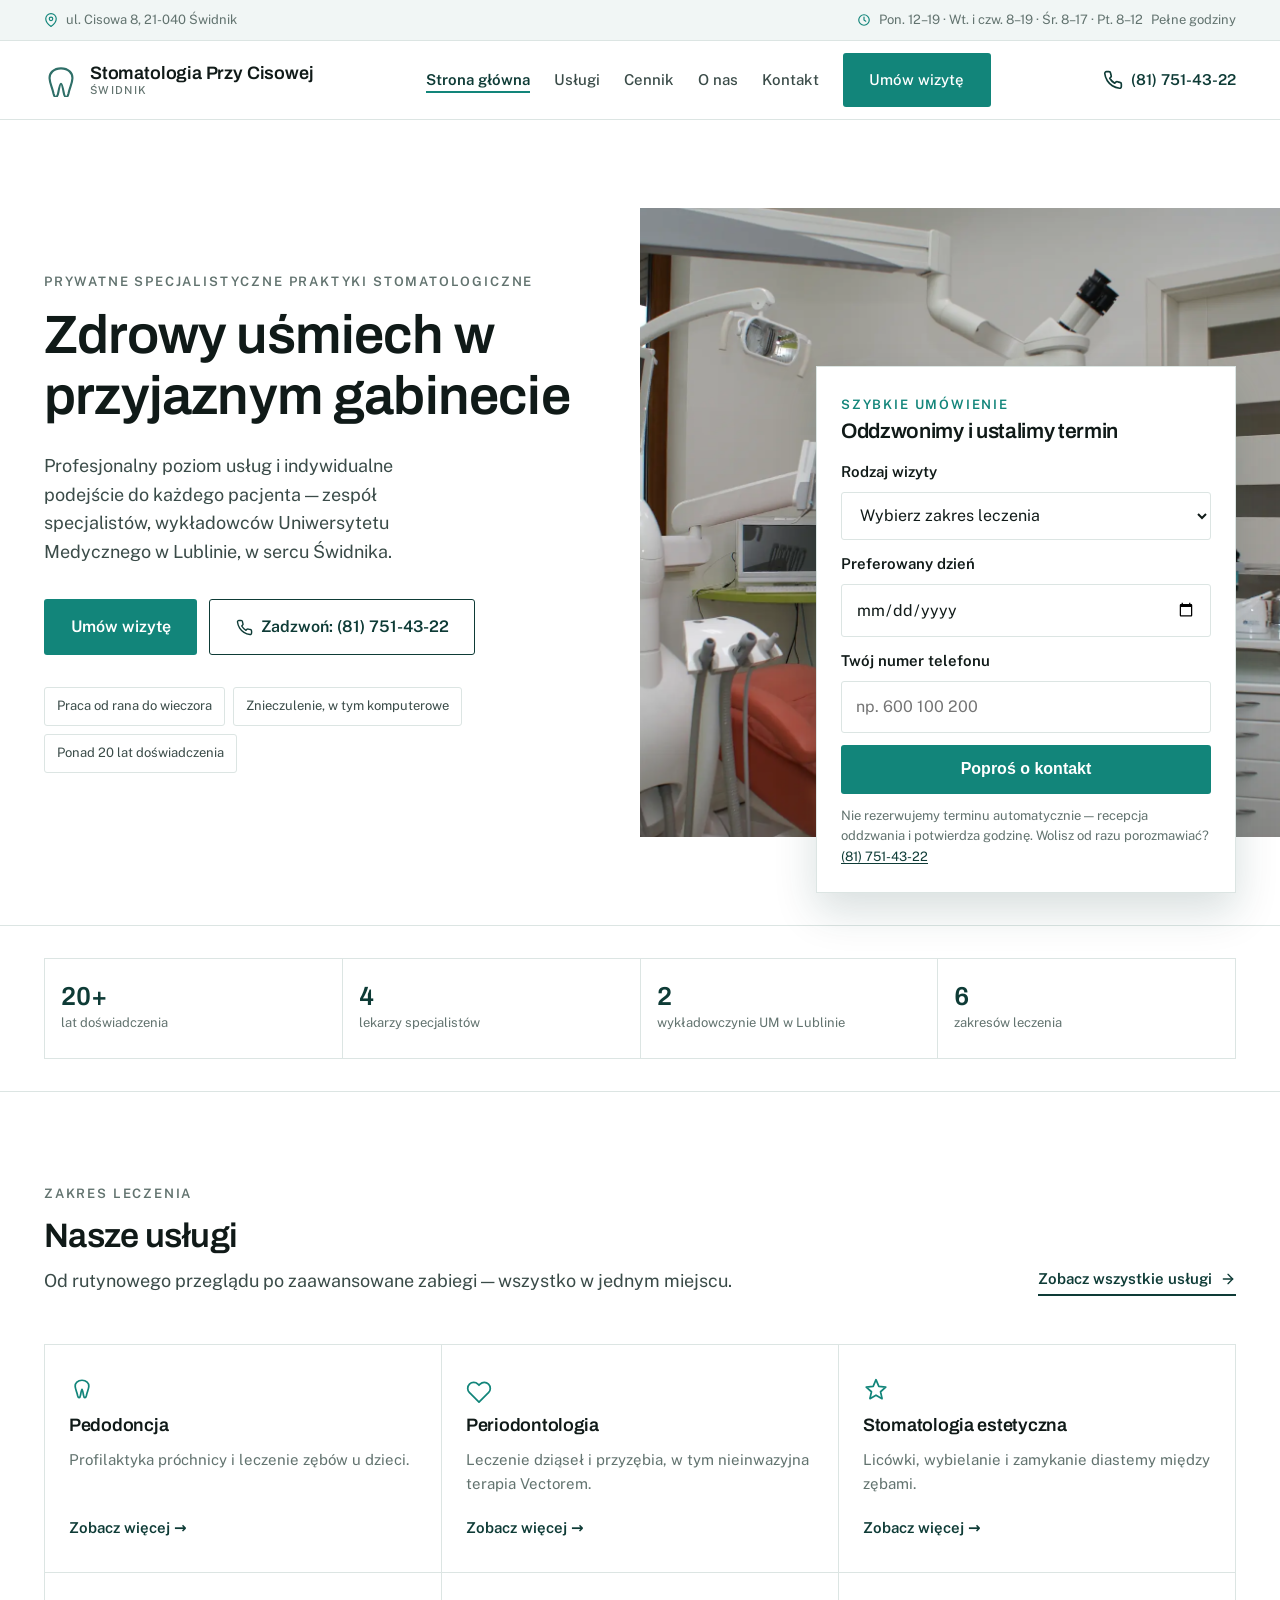
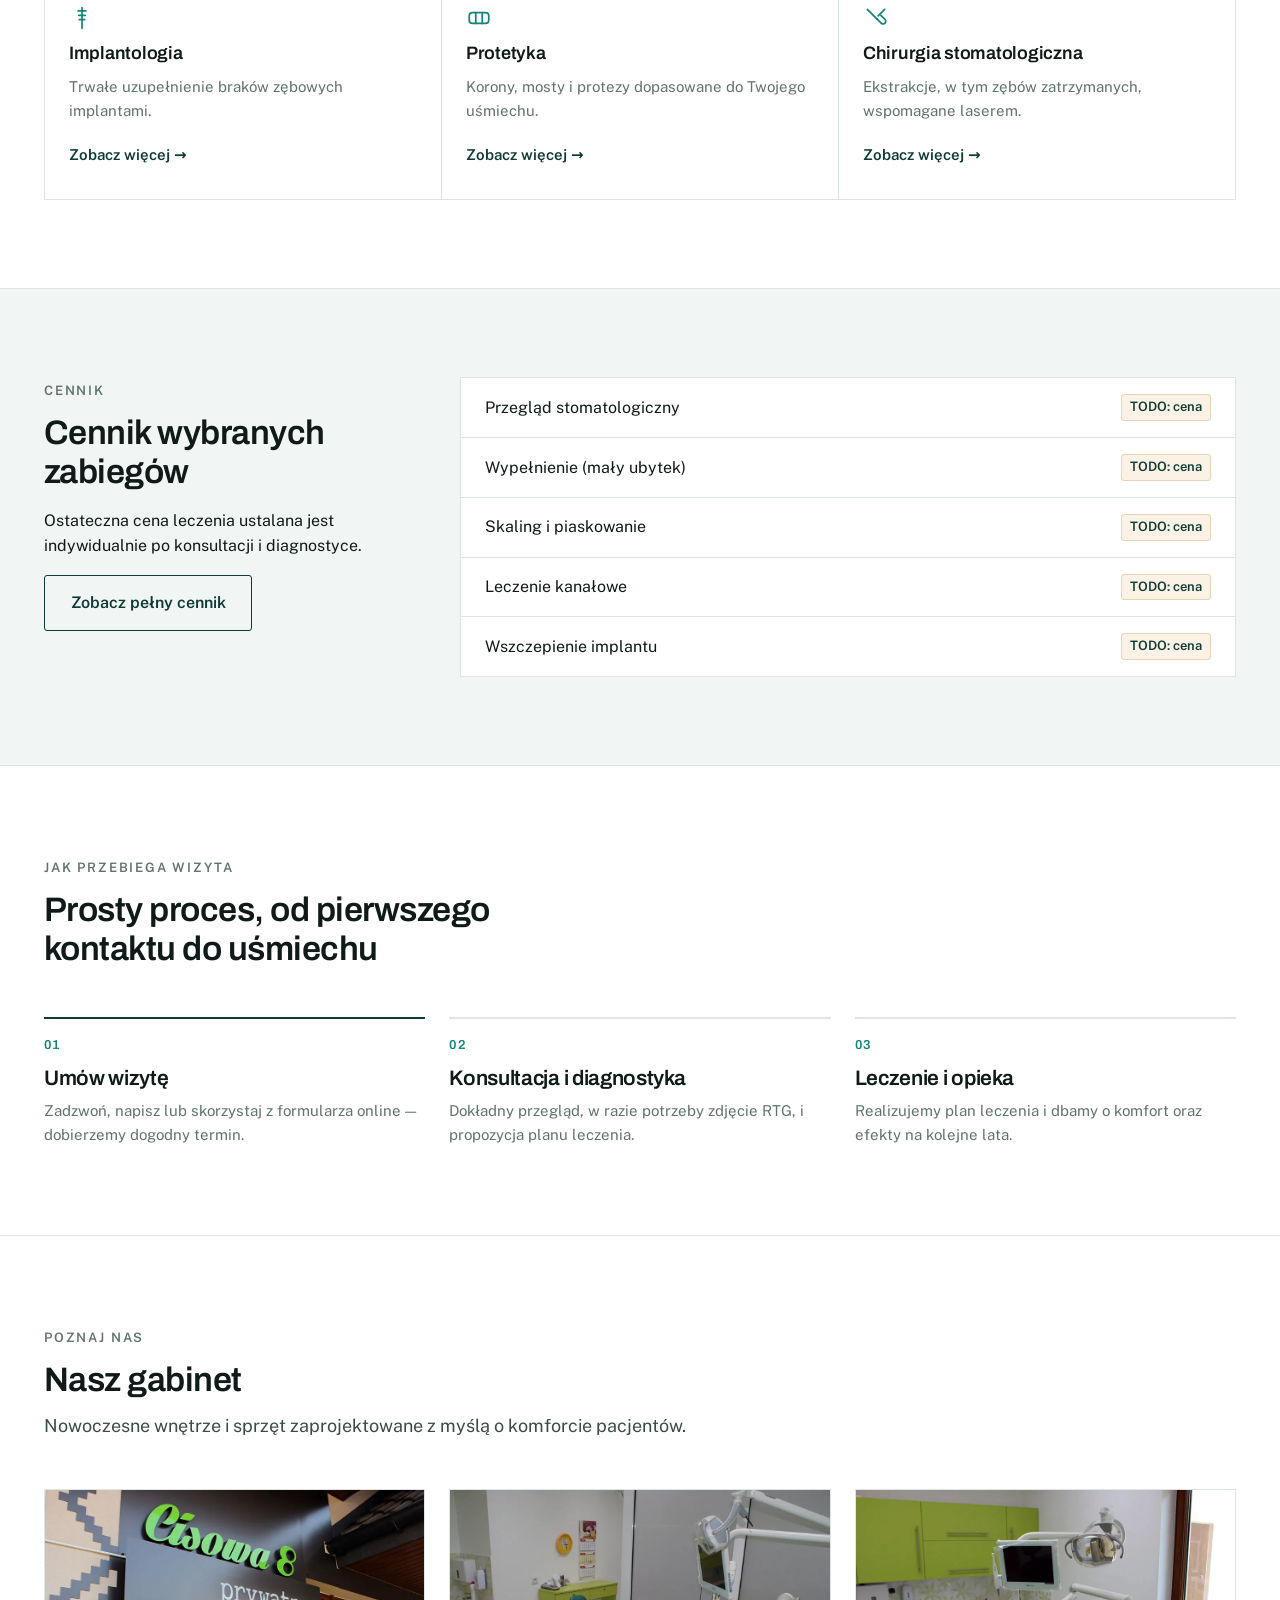
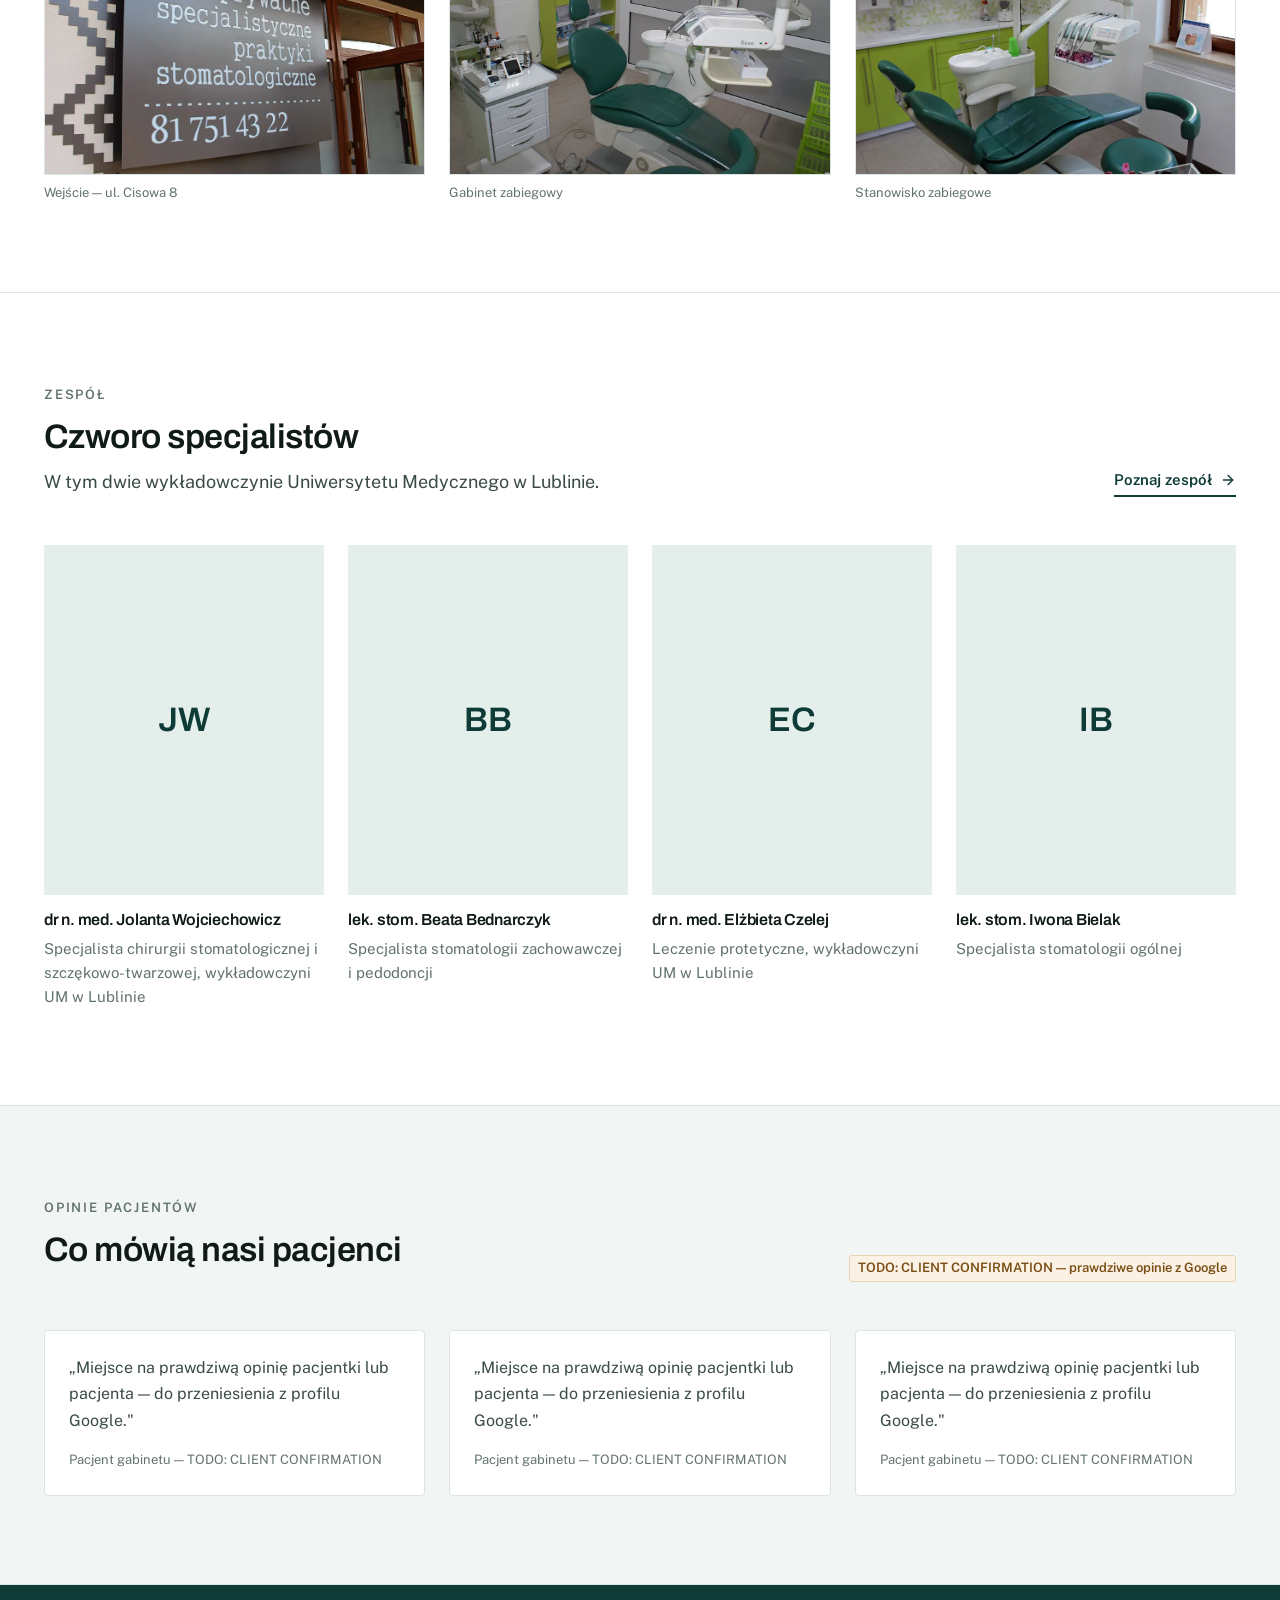
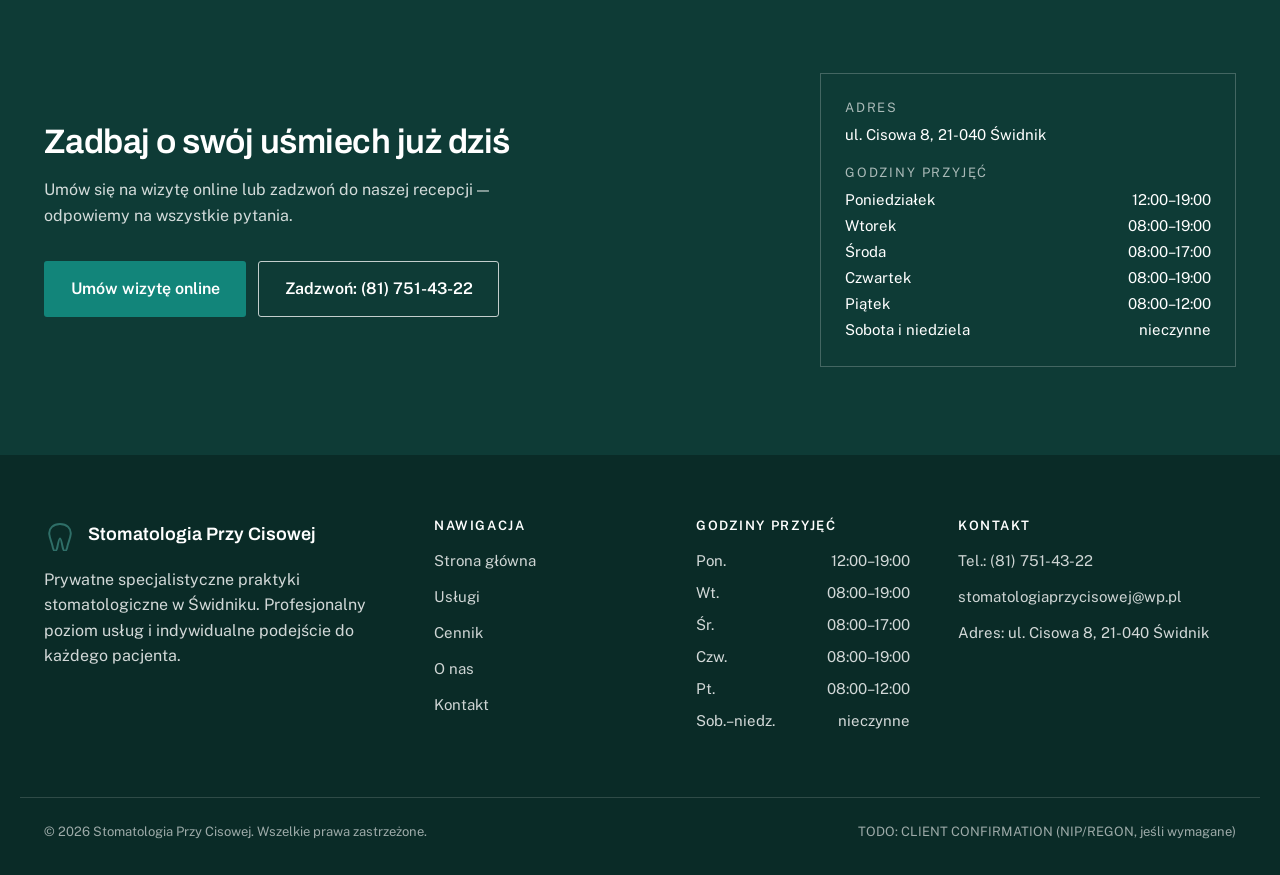
<file: index.html>
<!DOCTYPE html>
<html lang="pl">
<head>
<meta charset="UTF-8">
<meta name="viewport" content="width=device-width, initial-scale=1.0">
<title>Stomatologia Przy Cisowej — Nowoczesny gabinet dentystyczny | Świdnik</title>
<meta name="description" content="Stomatologia Przy Cisowej — prywatne specjalistyczne praktyki stomatologiczne w Świdniku. Pedodoncja, periodontologia, implantologia, protetyka i więcej. Umów wizytę online lub zadzwoń: (81) 751-43-22.">
<link rel="canonical" href="https://www.stomatologia-cisowa.pl/">
<!-- TODO: CLIENT CONFIRMATION — potwierdzić docelową domenę przed publikacją -->
<meta property="og:type" content="website">
<meta property="og:title" content="Stomatologia Przy Cisowej — Nowoczesny gabinet dentystyczny w Świdniku">
<meta property="og:description" content="Prywatne specjalistyczne praktyki stomatologiczne. Umów wizytę online lub zadzwoń.">
<meta property="og:image" content="https://www.stomatologia-cisowa.pl/images/hero/hero.jpg">
<meta property="og:url" content="https://www.stomatologia-cisowa.pl/">
<meta property="og:locale" content="pl_PL">
<meta name="twitter:card" content="summary_large_image">
<link rel="icon" href="favicon.svg" type="image/svg+xml">
<link rel="preconnect" href="https://fonts.googleapis.com">
<link rel="preconnect" href="https://fonts.gstatic.com" crossorigin>
<link rel="stylesheet" href="https://fonts.googleapis.com/css2?family=Archivo:wght@500;600&family=Public+Sans:wght@400;500;600&display=swap">
<link rel="stylesheet" href="css/style.css">
<!-- TODO: CLIENT CONFIRMATION — godziny przyjęć pobrane z wizytówki w Google; prosimy o potwierdzenie przed publikacją -->
<script type="application/ld+json">
{
  "@context": "https://schema.org",
  "@type": "Dentist",
  "name": "Stomatologia Przy Cisowej",
  "image": "https://www.stomatologia-cisowa.pl/images/hero/hero.jpg",
  "url": "https://www.stomatologia-cisowa.pl/",
  "telephone": "+48817514322",
  "priceRange": "$$",
  "address": {
    "@type": "PostalAddress",
    "streetAddress": "ul. Cisowa 8",
    "addressLocality": "Świdnik",
    "postalCode": "21-040",
    "addressCountry": "PL"
  },
  "openingHoursSpecification": [
    { "@type": "OpeningHoursSpecification", "dayOfWeek": "Monday", "opens": "12:00", "closes": "19:00" },
    { "@type": "OpeningHoursSpecification", "dayOfWeek": "Tuesday", "opens": "08:00", "closes": "19:00" },
    { "@type": "OpeningHoursSpecification", "dayOfWeek": "Wednesday", "opens": "08:00", "closes": "17:00" },
    { "@type": "OpeningHoursSpecification", "dayOfWeek": "Thursday", "opens": "08:00", "closes": "19:00" },
    { "@type": "OpeningHoursSpecification", "dayOfWeek": "Friday", "opens": "08:00", "closes": "12:00" }
  ]
}
</script>
</head>
<body>
<a class="skip-link" href="#main">Przejdź do treści</a>

<div class="topbar">
  <div class="container topbar-inner">
    <span class="topbar-item topbar-address">
      <svg width="14" height="14" viewBox="0 0 24 24" fill="none" stroke="currentColor" stroke-width="2" stroke-linecap="round" stroke-linejoin="round" aria-hidden="true"><path d="M21 10c0 7-9 13-9 13s-9-6-9-13a9 9 0 0 1 18 0z"/><circle cx="12" cy="10" r="3"/></svg>
      ul. Cisowa 8, 21-040 Świdnik
    </span>
    <span class="topbar-item">
      <svg width="14" height="14" viewBox="0 0 24 24" fill="none" stroke="currentColor" stroke-width="2" stroke-linecap="round" stroke-linejoin="round" aria-hidden="true"><circle cx="12" cy="12" r="9"/><polyline points="12 7 12 12 15 14"/></svg>
      <span class="topbar-hours">Pon. 12–19 · Wt. i czw. 8–19 · Śr. 8–17 · Pt. 8–12</span>
      <a href="kontakt.html#godziny">Pełne godziny</a>
    </span>
  </div>
</div>

<header class="site-header">
  <div class="container header-inner">
    <a class="brand" href="index.html">
      <img src="images/icons/logo-mark.svg" alt="" width="34" height="34">
      <span class="brand-name">Stomatologia Przy Cisowej<small>Świdnik</small></span>
    </a>

    <nav class="main-nav" data-open="false" aria-label="Nawigacja główna">
      <ul>
        <li><a href="index.html" aria-current="page">Strona główna</a></li>
        <li><a href="uslugi.html">Usługi</a></li>
        <li><a href="cennik.html">Cennik</a></li>
        <li><a href="o-nas.html">O nas</a></li>
        <li><a href="kontakt.html">Kontakt</a></li>
        <li><a class="btn btn-primary" href="#rezerwacja">Umów wizytę</a></li>
      </ul>
    </nav>

    <div class="header-actions">
      <a class="header-phone" href="tel:+48817514322">
        <svg width="20" height="20" viewBox="0 0 24 24" fill="none" stroke="currentColor" stroke-width="2" stroke-linecap="round" stroke-linejoin="round" aria-hidden="true"><path d="M22 16.92v3a2 2 0 0 1-2.18 2 19.79 19.79 0 0 1-8.63-3.07 19.5 19.5 0 0 1-6-6 19.79 19.79 0 0 1-3.07-8.67A2 2 0 0 1 4.11 2h3a2 2 0 0 1 2 1.72c.127.96.361 1.903.7 2.81a2 2 0 0 1-.45 2.11L8.09 9.91a16 16 0 0 0 6 6l1.27-1.27a2 2 0 0 1 2.11-.45c.907.339 1.85.573 2.81.7A2 2 0 0 1 22 16.92z"/></svg>
        <span class="phone-label">(81) 751-43-22</span>
      </a>
      <button class="nav-toggle" type="button" aria-expanded="false" aria-controls="main-nav" aria-label="Otwórz menu">
        <svg width="24" height="24" viewBox="0 0 24 24" fill="none" stroke="currentColor" stroke-width="2" stroke-linecap="round" aria-hidden="true"><line x1="3" y1="6" x2="21" y2="6"/><line x1="3" y1="12" x2="21" y2="12"/><line x1="3" y1="18" x2="21" y2="18"/></svg>
      </button>
    </div>
  </div>
  <div class="nav-backdrop" data-open="false"></div>
</header>

<main id="main">

  <section class="hero">
    <div class="container hero-inner">
      <div class="hero-copy">
        <span class="eyebrow">Prywatne specjalistyczne praktyki stomatologiczne</span>
        <h1>Zdrowy uśmiech w przyjaznym gabinecie</h1>
        <p class="lead">Profesjonalny poziom usług i indywidualne podejście do każdego pacjenta — zespół specjalistów, wykładowców Uniwersytetu Medycznego w Lublinie, w sercu Świdnika.</p>
        <div class="hero-ctas">
          <a class="btn btn-primary" href="#rezerwacja">Umów wizytę</a>
          <a class="btn btn-outline" href="tel:+48817514322">
            <svg width="17" height="17" viewBox="0 0 24 24" fill="none" stroke="currentColor" stroke-width="2" stroke-linecap="round" stroke-linejoin="round" aria-hidden="true"><path d="M22 16.92v3a2 2 0 0 1-2.18 2 19.79 19.79 0 0 1-8.63-3.07 19.5 19.5 0 0 1-6-6 19.79 19.79 0 0 1-3.07-8.67A2 2 0 0 1 4.11 2h3a2 2 0 0 1 2 1.72c.127.96.361 1.903.7 2.81a2 2 0 0 1-.45 2.11L8.09 9.91a16 16 0 0 0 6 6l1.27-1.27a2 2 0 0 1 2.11-.45c.907.339 1.85.573 2.81.7A2 2 0 0 1 22 16.92z"/></svg>
            Zadzwoń: (81) 751-43-22
          </a>
        </div>
        <ul class="hero-badges">
          <li>Praca od rana do wieczora</li>
          <li>Znieczulenie, w tym komputerowe</li>
          <li>Ponad 20 lat doświadczenia</li>
        </ul>
      </div>

      <div class="hero-media">
        <picture>
          <source srcset="images/hero/hero.webp" type="image/webp">
          <img src="images/hero/hero.jpg" alt="Gabinet zabiegowy Stomatologii Przy Cisowej — nowoczesny fotel i mikroskop zabiegowy" width="1920" height="1285" loading="eager" fetchpriority="high">
        </picture>
      </div>

      <div class="booking-card" id="rezerwacja">
        <span class="eyebrow">Szybkie umówienie</span>
        <h2>Oddzwonimy i ustalimy termin</h2>
        <!-- TODO: CLIENT CONFIRMATION — formularz wymaga podpięcia do skrzynki recepcji (adres e-mail / usługa wysyłki) -->
        <form action="#" method="post">
          <div class="form-field">
            <label for="hero-usluga">Rodzaj wizyty</label>
            <select id="hero-usluga" name="usluga">
              <option value="">Wybierz zakres leczenia</option>
              <option value="przeglad">Przegląd i higiena</option>
              <option value="pedodoncja">Wizyta dziecka</option>
              <option value="periodontologia">Leczenie dziąseł</option>
              <option value="estetyczna">Stomatologia estetyczna</option>
              <option value="implantologia">Implantologia</option>
              <option value="protetyka">Protetyka</option>
              <option value="chirurgia">Chirurgia stomatologiczna</option>
            </select>
          </div>
          <div class="form-field">
            <label for="hero-dzien">Preferowany dzień</label>
            <input type="date" id="hero-dzien" name="dzien">
          </div>
          <div class="form-field">
            <label for="hero-telefon">Twój numer telefonu</label>
            <input type="tel" id="hero-telefon" name="telefon" autocomplete="tel" required placeholder="np. 600 100 200">
          </div>
          <button class="btn btn-primary btn-block" type="submit">Poproś o kontakt</button>
          <p class="form-hint">Nie rezerwujemy terminu automatycznie — recepcja oddzwania i potwierdza godzinę. Wolisz od razu porozmawiać? <a href="tel:+48817514322">(81) 751-43-22</a></p>
        </form>
      </div>
    </div>
  </section>

  <section class="trust-strip tight">
    <div class="container">
      <ul>
        <li><span class="stat">20+</span><span class="label">lat doświadczenia</span></li>
        <li><span class="stat">4</span><span class="label">lekarzy specjalistów</span></li>
        <li><span class="stat">2</span><span class="label">wykładowczynie UM w Lublinie</span></li>
        <li><span class="stat">6</span><span class="label">zakresów leczenia</span></li>
      </ul>
    </div>
  </section>

  <section id="uslugi">
    <div class="container">
      <div class="section-head-row">
        <div class="section-header">
          <span class="eyebrow">Zakres leczenia</span>
          <h2>Nasze usługi</h2>
          <p>Od rutynowego przeglądu po zaawansowane zabiegi — wszystko w jednym miejscu.</p>
        </div>
        <a class="link-arrow" href="uslugi.html">
          Zobacz wszystkie usługi
          <svg width="16" height="16" viewBox="0 0 24 24" fill="none" stroke="currentColor" stroke-width="2" stroke-linecap="round" stroke-linejoin="round" aria-hidden="true"><line x1="5" y1="12" x2="19" y2="12"/><polyline points="12 5 19 12 12 19"/></svg>
        </a>
      </div>

      <div class="service-grid">
        <a class="service-card" href="uslugi.html#pedodoncja">
          <span class="service-icon" aria-hidden="true">
            <svg width="26" height="26" viewBox="0 0 24 24" fill="none" stroke="currentColor" stroke-width="1.6" stroke-linecap="round" stroke-linejoin="round"><path d="M12 3c-4 0-6.5 2.6-6.3 5.6.2 3 1.4 4.5 2.3 8.7.6 2.4 2.1 2.7 2.7-.9.4-2.4.8-4.9 1.3-4.9s.9 2.5 1.3 4.9c.6 3.6 2.1 3.3 2.7.9.9-4.2 2.1-5.7 2.3-8.7C18.5 5.6 16 3 12 3z"/></svg>
          </span>
          <h3>Pedodoncja</h3>
          <p>Profilaktyka próchnicy i leczenie zębów u dzieci.</p>
          <span class="link">Zobacz więcej →</span>
        </a>
        <a class="service-card" href="uslugi.html#periodontologia">
          <span class="service-icon" aria-hidden="true">
            <svg width="26" height="26" viewBox="0 0 24 24" fill="none" stroke="currentColor" stroke-width="1.6" stroke-linecap="round" stroke-linejoin="round"><path d="M20.8 6.6a5.5 5.5 0 0 0-7.8 0L12 7.6l-1-1a5.5 5.5 0 0 0-7.8 7.8l1 1 7.8 7.8 7.8-7.8 1-1a5.5 5.5 0 0 0 0-7.8z"/></svg>
          </span>
          <h3>Periodontologia</h3>
          <p>Leczenie dziąseł i przyzębia, w tym nieinwazyjna terapia Vectorem.</p>
          <span class="link">Zobacz więcej →</span>
        </a>
        <a class="service-card" href="uslugi.html#estetyczna">
          <span class="service-icon" aria-hidden="true">
            <svg width="26" height="26" viewBox="0 0 24 24" fill="none" stroke="currentColor" stroke-width="1.6" stroke-linecap="round" stroke-linejoin="round"><polygon points="12 2.5 14.6 8.6 21 9.3 16.2 13.6 17.6 20 12 16.8 6.4 20 7.8 13.6 3 9.3 9.4 8.6 12 2.5"/></svg>
          </span>
          <h3>Stomatologia estetyczna</h3>
          <p>Licówki, wybielanie i zamykanie diastemy między zębami.</p>
          <span class="link">Zobacz więcej →</span>
        </a>
        <a class="service-card" href="uslugi/implantologia.html">
          <span class="service-icon" aria-hidden="true">
            <svg width="26" height="26" viewBox="0 0 24 24" fill="none" stroke="currentColor" stroke-width="1.6" stroke-linecap="round" stroke-linejoin="round"><path d="M12 2.5v19"/><path d="M8.5 5.5h7"/><path d="M9 9.5h6"/><path d="M9.5 13.5h5"/></svg>
          </span>
          <h3>Implantologia</h3>
          <p>Trwałe uzupełnienie braków zębowych implantami.</p>
          <span class="link">Zobacz więcej →</span>
        </a>
        <a class="service-card" href="uslugi.html#protetyka">
          <span class="service-icon" aria-hidden="true">
            <svg width="26" height="26" viewBox="0 0 24 24" fill="none" stroke="currentColor" stroke-width="1.6" stroke-linecap="round" stroke-linejoin="round"><rect x="3" y="7" width="18" height="10" rx="3"/><line x1="9" y1="7" x2="9" y2="17"/><line x1="15" y1="7" x2="15" y2="17"/></svg>
          </span>
          <h3>Protetyka</h3>
          <p>Korony, mosty i protezy dopasowane do Twojego uśmiechu.</p>
          <span class="link">Zobacz więcej →</span>
        </a>
        <a class="service-card" href="uslugi.html#chirurgia">
          <span class="service-icon" aria-hidden="true">
            <svg width="26" height="26" viewBox="0 0 24 24" fill="none" stroke="currentColor" stroke-width="1.6" stroke-linecap="round" stroke-linejoin="round"><path d="M4 4l9 9"/><path d="M13 13l3.5 3.5a2.5 2.5 0 1 0 3.5-3.5L16.5 9.5"/><path d="M20 4l-6 6"/></svg>
          </span>
          <h3>Chirurgia stomatologiczna</h3>
          <p>Ekstrakcje, w tym zębów zatrzymanych, wspomagane laserem.</p>
          <span class="link">Zobacz więcej →</span>
        </a>
      </div>
    </div>
  </section>

  <section class="bg-alt bordered-top bordered-bottom">
    <div class="container">
      <div class="price-teaser">
        <div>
          <span class="eyebrow">Cennik</span>
          <h2>Cennik wybranych zabiegów</h2>
          <p>Ostateczna cena leczenia ustalana jest indywidualnie po konsultacji i diagnostyce.</p>
          <p><a class="btn btn-outline" href="cennik.html">Zobacz pełny cennik</a></p>
        </div>
        <ul class="price-list">
          <li><span>Przegląd stomatologiczny</span><span class="price badge-todo">TODO: cena</span></li>
          <li><span>Wypełnienie (mały ubytek)</span><span class="price badge-todo">TODO: cena</span></li>
          <li><span>Skaling i piaskowanie</span><span class="price badge-todo">TODO: cena</span></li>
          <li><span>Leczenie kanałowe</span><span class="price badge-todo">TODO: cena</span></li>
          <li><span>Wszczepienie implantu</span><span class="price badge-todo">TODO: cena</span></li>
        </ul>
      </div>
    </div>
  </section>

  <section>
    <div class="container">
      <div class="section-header">
        <span class="eyebrow">Jak przebiega wizyta</span>
        <h2>Prosty proces, od pierwszego kontaktu do uśmiechu</h2>
      </div>
      <div class="grid grid-3 steps">
        <div class="step">
          <h3>Umów wizytę</h3>
          <p>Zadzwoń, napisz lub skorzystaj z formularza online — dobierzemy dogodny termin.</p>
        </div>
        <div class="step">
          <h3>Konsultacja i diagnostyka</h3>
          <p>Dokładny przegląd, w razie potrzeby zdjęcie RTG, i propozycja planu leczenia.</p>
        </div>
        <div class="step">
          <h3>Leczenie i opieka</h3>
          <p>Realizujemy plan leczenia i dbamy o komfort oraz efekty na kolejne lata.</p>
        </div>
      </div>
    </div>
  </section>

  <section class="bordered-top">
    <div class="container">
      <div class="section-head-row">
        <div class="section-header">
          <span class="eyebrow">Poznaj nas</span>
          <h2>Nasz gabinet</h2>
          <p>Nowoczesne wnętrze i sprzęt zaprojektowane z myślą o komforcie pacjentów.</p>
        </div>
      </div>
      <div class="grid grid-3">
        <div>
          <div class="gallery-item"><picture><source srcset="images/gallery/gallery-1.webp" type="image/webp"><img src="images/gallery/gallery-1.jpg" alt="Wejście do Stomatologii Przy Cisowej — tablica przy ul. Cisowej 8 w Świdniku" loading="lazy" width="1000" height="667"></picture></div>
          <p class="gallery-caption">Wejście — ul. Cisowa 8</p>
        </div>
        <div>
          <div class="gallery-item"><picture><source srcset="images/gallery/gallery-2.webp" type="image/webp"><img src="images/gallery/gallery-2.jpg" alt="Gabinet zabiegowy Stomatologii Przy Cisowej" loading="lazy" width="1200" height="803"></picture></div>
          <p class="gallery-caption">Gabinet zabiegowy</p>
        </div>
        <div>
          <div class="gallery-item"><picture><source srcset="images/gallery/gallery-3.webp" type="image/webp"><img src="images/gallery/gallery-3.jpg" alt="Wnętrze gabinetu zabiegowego z nowoczesnym fotelem stomatologicznym" loading="lazy" width="1000" height="667"></picture></div>
          <p class="gallery-caption">Stanowisko zabiegowe</p>
        </div>
      </div>
    </div>
  </section>

  <section class="bordered-top">
    <div class="container">
      <div class="section-head-row">
        <div class="section-header">
          <span class="eyebrow">Zespół</span>
          <h2>Czworo specjalistów</h2>
          <p>W tym dwie wykładowczynie Uniwersytetu Medycznego w Lublinie.</p>
        </div>
        <a class="link-arrow" href="o-nas.html">
          Poznaj zespół
          <svg width="16" height="16" viewBox="0 0 24 24" fill="none" stroke="currentColor" stroke-width="2" stroke-linecap="round" stroke-linejoin="round" aria-hidden="true"><line x1="5" y1="12" x2="19" y2="12"/><polyline points="12 5 19 12 12 19"/></svg>
        </a>
      </div>
      <div class="grid grid-4">
        <div class="team-card">
          <!-- TODO: CLIENT CONFIRMATION — portrety zespołu; do czasu sesji zdjęciowej pokazujemy inicjały -->
          <div class="team-initials" aria-hidden="true">JW</div>
          <h3>dr n. med. Jolanta Wojciechowicz</h3>
          <p class="role">Specjalista chirurgii stomatologicznej i szczękowo-twarzowej, wykładowczyni UM w Lublinie</p>
        </div>
        <div class="team-card">
          <div class="team-initials" aria-hidden="true">BB</div>
          <h3>lek. stom. Beata Bednarczyk</h3>
          <p class="role">Specjalista stomatologii zachowawczej i pedodoncji</p>
        </div>
        <div class="team-card">
          <div class="team-initials" aria-hidden="true">EC</div>
          <h3>dr n. med. Elżbieta Czelej</h3>
          <p class="role">Leczenie protetyczne, wykładowczyni UM w Lublinie</p>
        </div>
        <div class="team-card">
          <div class="team-initials" aria-hidden="true">IB</div>
          <h3>lek. stom. Iwona Bielak</h3>
          <p class="role">Specjalista stomatologii ogólnej</p>
        </div>
      </div>
    </div>
  </section>

  <section class="bg-alt bordered-top bordered-bottom">
    <div class="container">
      <div class="section-head-row">
        <div class="section-header">
          <span class="eyebrow">Opinie pacjentów</span>
          <h2>Co mówią nasi pacjenci</h2>
        </div>
        <span class="badge-todo">TODO: CLIENT CONFIRMATION — prawdziwe opinie z Google</span>
      </div>
      <div class="grid grid-3">
        <div class="card testimonial">
          <p>„Miejsce na prawdziwą opinię pacjentki lub pacjenta — do przeniesienia z profilu Google."</p>
          <cite>Pacjent gabinetu — TODO: CLIENT CONFIRMATION</cite>
        </div>
        <div class="card testimonial">
          <p>„Miejsce na prawdziwą opinię pacjentki lub pacjenta — do przeniesienia z profilu Google."</p>
          <cite>Pacjent gabinetu — TODO: CLIENT CONFIRMATION</cite>
        </div>
        <div class="card testimonial">
          <p>„Miejsce na prawdziwą opinię pacjentki lub pacjenta — do przeniesienia z profilu Google."</p>
          <cite>Pacjent gabinetu — TODO: CLIENT CONFIRMATION</cite>
        </div>
      </div>
    </div>
  </section>

  <section class="cta-band">
    <div class="container cta-grid">
      <div>
        <h2>Zadbaj o swój uśmiech już dziś</h2>
        <p>Umów się na wizytę online lub zadzwoń do naszej recepcji — odpowiemy na wszystkie pytania.</p>
        <div class="hero-ctas">
          <a class="btn btn-primary" href="#rezerwacja">Umów wizytę online</a>
          <a class="btn btn-outline-light" href="tel:+48817514322">Zadzwoń: (81) 751-43-22</a>
        </div>
      </div>
      <div class="cta-details">
        <dl>
          <div>
            <dt>Adres</dt>
            <dd>ul. Cisowa 8, 21-040 Świdnik</dd>
          </div>
          <div>
            <dt>Godziny przyjęć</dt>
            <dd class="hours-mini">
              <span><span>Poniedziałek</span><span>12:00–19:00</span></span>
              <span><span>Wtorek</span><span>08:00–19:00</span></span>
              <span><span>Środa</span><span>08:00–17:00</span></span>
              <span><span>Czwartek</span><span>08:00–19:00</span></span>
              <span><span>Piątek</span><span>08:00–12:00</span></span>
              <span><span>Sobota i niedziela</span><span>nieczynne</span></span>
            </dd>
          </div>
        </dl>
      </div>
    </div>
  </section>

</main>

<footer class="site-footer">
  <div class="container footer-grid">
    <div>
      <div class="footer-brand">
        <img src="images/icons/logo-mark.svg" alt="">
        <span>Stomatologia Przy Cisowej</span>
      </div>
      <p>Prywatne specjalistyczne praktyki stomatologiczne w Świdniku. Profesjonalny poziom usług i indywidualne podejście do każdego pacjenta.</p>
    </div>
    <div>
      <h4>Nawigacja</h4>
      <ul>
        <li><a href="index.html">Strona główna</a></li>
        <li><a href="uslugi.html">Usługi</a></li>
        <li><a href="cennik.html">Cennik</a></li>
        <li><a href="o-nas.html">O nas</a></li>
        <li><a href="kontakt.html">Kontakt</a></li>
      </ul>
    </div>
    <div>
      <h4>Godziny przyjęć</h4>
      <div class="footer-hours">
        <span><span>Pon.</span><span>12:00–19:00</span></span>
        <span><span>Wt.</span><span>08:00–19:00</span></span>
        <span><span>Śr.</span><span>08:00–17:00</span></span>
        <span><span>Czw.</span><span>08:00–19:00</span></span>
        <span><span>Pt.</span><span>08:00–12:00</span></span>
        <span><span>Sob.–niedz.</span><span>nieczynne</span></span>
      </div>
    </div>
    <div>
      <h4>Kontakt</h4>
      <ul>
        <li><a href="tel:+48817514322">Tel.: (81) 751-43-22</a></li>
        <li><a href="mailto:stomatologiaprzycisowej@wp.pl">stomatologiaprzycisowej@wp.pl</a></li>
        <li>Adres: ul. Cisowa 8, 21-040 Świdnik</li>
      </ul>
    </div>
  </div>
  <div class="container footer-bottom">
    <span>&copy; <span id="year">2026</span> Stomatologia Przy Cisowej. Wszelkie prawa zastrzeżone.</span>
    <span>TODO: CLIENT CONFIRMATION (NIP/REGON, jeśli wymagane)</span>
  </div>
</footer>

<div class="mobile-bar" data-visible="false">
  <a class="btn btn-outline" href="tel:+48817514322">
    <svg width="16" height="16" viewBox="0 0 24 24" fill="none" stroke="currentColor" stroke-width="2" stroke-linecap="round" stroke-linejoin="round" aria-hidden="true"><path d="M22 16.92v3a2 2 0 0 1-2.18 2 19.79 19.79 0 0 1-8.63-3.07 19.5 19.5 0 0 1-6-6 19.79 19.79 0 0 1-3.07-8.67A2 2 0 0 1 4.11 2h3a2 2 0 0 1 2 1.72c.127.96.361 1.903.7 2.81a2 2 0 0 1-.45 2.11L8.09 9.91a16 16 0 0 0 6 6l1.27-1.27a2 2 0 0 1 2.11-.45c.907.339 1.85.573 2.81.7A2 2 0 0 1 22 16.92z"/></svg>
    Zadzwoń
  </a>
  <a class="btn btn-primary" href="#rezerwacja">Umów wizytę</a>
</div>

<script src="js/main.js"></script>
</body>
</html>
</file>
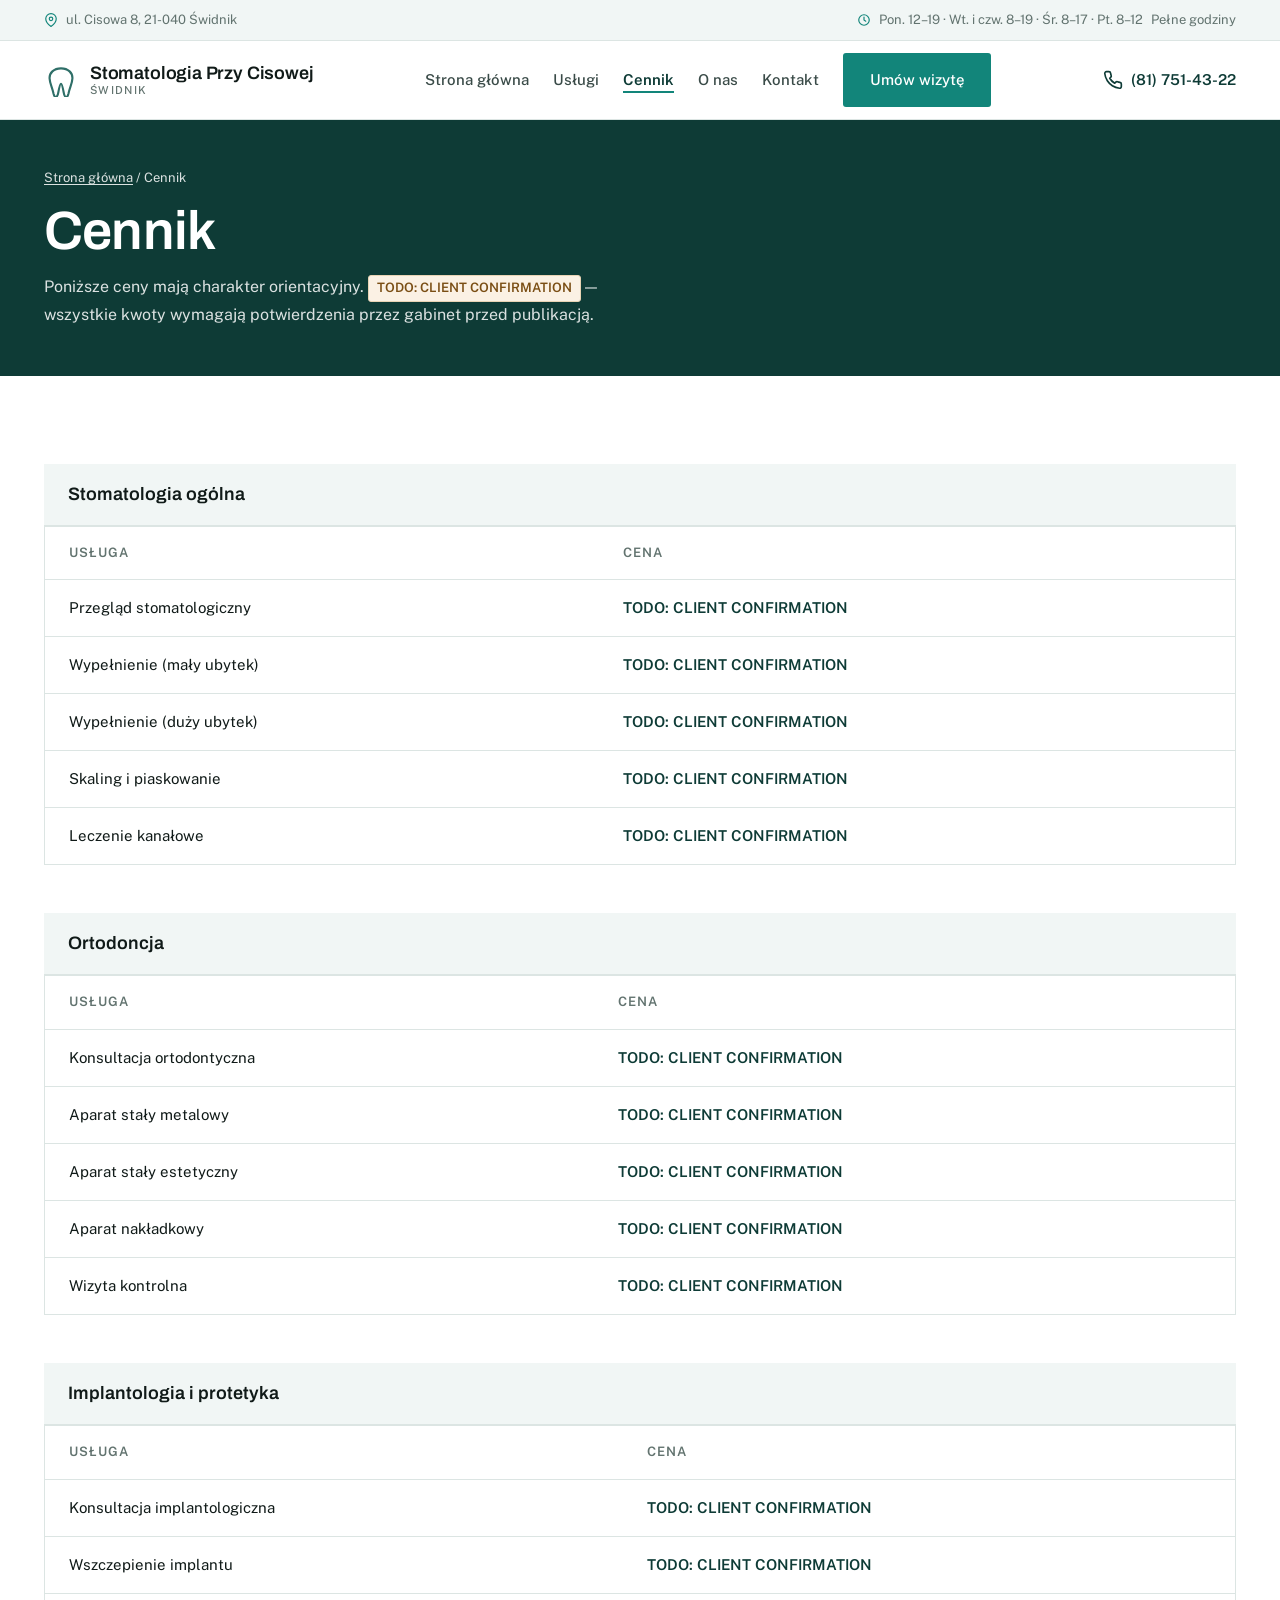
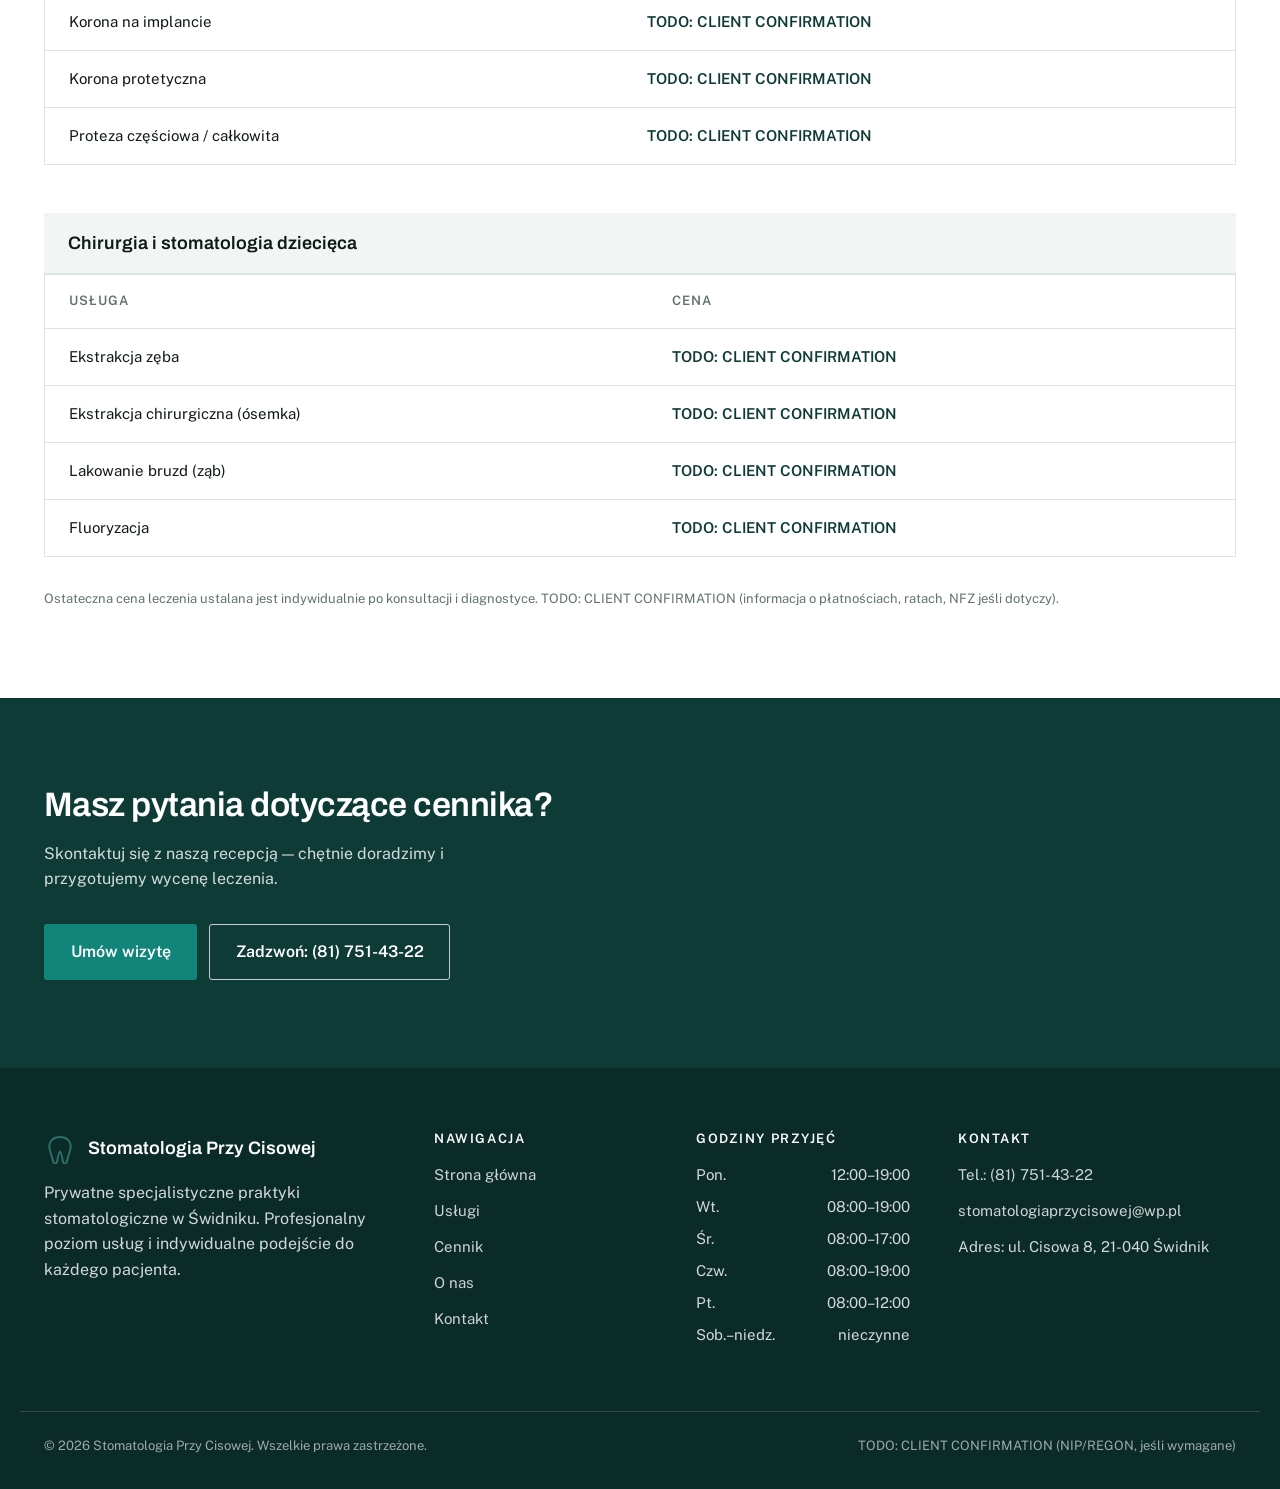
<file: cennik.html>
<!DOCTYPE html>
<html lang="pl">
<head>
<meta charset="UTF-8">
<meta name="viewport" content="width=device-width, initial-scale=1.0">
<title>Cennik — Stomatologia Przy Cisowej</title>
<meta name="description" content="Cennik usług stomatologicznych: stomatologia ogólna, ortodoncja, implantologia i protetyka. TODO: CLIENT CONFIRMATION (ceny do uzupełnienia).">
<link rel="canonical" href="https://www.stomatologia-cisowa.pl/cennik.html">
<meta property="og:type" content="website">
<meta property="og:title" content="Cennik — Stomatologia Przy Cisowej">
<meta property="og:description" content="Przejrzysty cennik usług stomatologicznych.">
<meta property="og:url" content="https://www.stomatologia-cisowa.pl/cennik.html">
<meta property="og:locale" content="pl_PL">
<link rel="icon" href="favicon.svg" type="image/svg+xml">
<link rel="preconnect" href="https://fonts.googleapis.com">
<link rel="preconnect" href="https://fonts.gstatic.com" crossorigin>
<link rel="stylesheet" href="https://fonts.googleapis.com/css2?family=Archivo:wght@500;600&family=Public+Sans:wght@400;500;600&display=swap">
<link rel="stylesheet" href="css/style.css">
</head>
<body>
<a class="skip-link" href="#main">Przejdź do treści</a>

<div class="topbar">
  <div class="container topbar-inner">
    <span class="topbar-item topbar-address">
      <svg width="14" height="14" viewBox="0 0 24 24" fill="none" stroke="currentColor" stroke-width="2" stroke-linecap="round" stroke-linejoin="round" aria-hidden="true"><path d="M21 10c0 7-9 13-9 13s-9-6-9-13a9 9 0 0 1 18 0z"/><circle cx="12" cy="10" r="3"/></svg>
      ul. Cisowa 8, 21-040 Świdnik
    </span>
    <span class="topbar-item">
      <svg width="14" height="14" viewBox="0 0 24 24" fill="none" stroke="currentColor" stroke-width="2" stroke-linecap="round" stroke-linejoin="round" aria-hidden="true"><circle cx="12" cy="12" r="9"/><polyline points="12 7 12 12 15 14"/></svg>
      <span class="topbar-hours">Pon. 12–19 · Wt. i czw. 8–19 · Śr. 8–17 · Pt. 8–12</span>
      <a href="kontakt.html#godziny">Pełne godziny</a>
    </span>
  </div>
</div>

<header class="site-header">
  <div class="container header-inner">
    <a class="brand" href="index.html">
      <img src="images/icons/logo-mark.svg" alt="" width="34" height="34">
      <span class="brand-name">Stomatologia Przy Cisowej<small>Świdnik</small></span>
    </a>
    <nav class="main-nav" data-open="false" aria-label="Nawigacja główna">
      <ul>
        <li><a href="index.html">Strona główna</a></li>
        <li><a href="uslugi.html">Usługi</a></li>
        <li><a href="cennik.html" aria-current="page">Cennik</a></li>
        <li><a href="o-nas.html">O nas</a></li>
        <li><a href="kontakt.html">Kontakt</a></li>
        <li><a class="btn btn-primary" href="kontakt.html#rezerwacja">Umów wizytę</a></li>
      </ul>
    </nav>
    <div class="header-actions">
      <a class="header-phone" href="tel:+48817514322">
        <svg width="20" height="20" viewBox="0 0 24 24" fill="none" stroke="currentColor" stroke-width="2" stroke-linecap="round" stroke-linejoin="round" aria-hidden="true"><path d="M22 16.92v3a2 2 0 0 1-2.18 2 19.79 19.79 0 0 1-8.63-3.07 19.5 19.5 0 0 1-6-6 19.79 19.79 0 0 1-3.07-8.67A2 2 0 0 1 4.11 2h3a2 2 0 0 1 2 1.72c.127.96.361 1.903.7 2.81a2 2 0 0 1-.45 2.11L8.09 9.91a16 16 0 0 0 6 6l1.27-1.27a2 2 0 0 1 2.11-.45c.907.339 1.85.573 2.81.7A2 2 0 0 1 22 16.92z"/></svg>
        <span class="phone-label">(81) 751-43-22</span>
      </a>
      <button class="nav-toggle" type="button" aria-expanded="false" aria-controls="main-nav" aria-label="Otwórz menu">
        <svg width="24" height="24" viewBox="0 0 24 24" fill="none" stroke="currentColor" stroke-width="2" stroke-linecap="round" aria-hidden="true"><line x1="3" y1="6" x2="21" y2="6"/><line x1="3" y1="12" x2="21" y2="12"/><line x1="3" y1="18" x2="21" y2="18"/></svg>
      </button>
    </div>
  </div>
  <div class="nav-backdrop" data-open="false"></div>
</header>

<main id="main">

  <section class="page-hero">
    <div class="container">
      <p class="breadcrumbs"><a href="index.html">Strona główna</a> / Cennik</p>
      <h1>Cennik</h1>
      <p>Poniższe ceny mają charakter orientacyjny. <span class="badge-todo">TODO: CLIENT CONFIRMATION</span> — wszystkie kwoty wymagają potwierdzenia przez gabinet przed publikacją.</p>
    </div>
  </section>

  <section>
    <div class="container">

      <div class="price-table-wrap" style="margin-bottom:3rem;">
        <table class="price-table">
          <caption>Stomatologia ogólna</caption>
          <thead>
            <tr><th scope="col">Usługa</th><th scope="col">Cena</th></tr>
          </thead>
          <tbody>
            <tr><td>Przegląd stomatologiczny</td><td class="price">TODO: CLIENT CONFIRMATION</td></tr>
            <tr><td>Wypełnienie (mały ubytek)</td><td class="price">TODO: CLIENT CONFIRMATION</td></tr>
            <tr><td>Wypełnienie (duży ubytek)</td><td class="price">TODO: CLIENT CONFIRMATION</td></tr>
            <tr><td>Skaling i piaskowanie</td><td class="price">TODO: CLIENT CONFIRMATION</td></tr>
            <tr><td>Leczenie kanałowe</td><td class="price">TODO: CLIENT CONFIRMATION</td></tr>
          </tbody>
        </table>
      </div>

      <div class="price-table-wrap" style="margin-bottom:3rem;">
        <table class="price-table">
          <caption>Ortodoncja</caption>
          <thead>
            <tr><th scope="col">Usługa</th><th scope="col">Cena</th></tr>
          </thead>
          <tbody>
            <tr><td>Konsultacja ortodontyczna</td><td class="price">TODO: CLIENT CONFIRMATION</td></tr>
            <tr><td>Aparat stały metalowy</td><td class="price">TODO: CLIENT CONFIRMATION</td></tr>
            <tr><td>Aparat stały estetyczny</td><td class="price">TODO: CLIENT CONFIRMATION</td></tr>
            <tr><td>Aparat nakładkowy</td><td class="price">TODO: CLIENT CONFIRMATION</td></tr>
            <tr><td>Wizyta kontrolna</td><td class="price">TODO: CLIENT CONFIRMATION</td></tr>
          </tbody>
        </table>
      </div>

      <div class="price-table-wrap" style="margin-bottom:3rem;">
        <table class="price-table">
          <caption>Implantologia i protetyka</caption>
          <thead>
            <tr><th scope="col">Usługa</th><th scope="col">Cena</th></tr>
          </thead>
          <tbody>
            <tr><td>Konsultacja implantologiczna</td><td class="price">TODO: CLIENT CONFIRMATION</td></tr>
            <tr><td>Wszczepienie implantu</td><td class="price">TODO: CLIENT CONFIRMATION</td></tr>
            <tr><td>Korona na implancie</td><td class="price">TODO: CLIENT CONFIRMATION</td></tr>
            <tr><td>Korona protetyczna</td><td class="price">TODO: CLIENT CONFIRMATION</td></tr>
            <tr><td>Proteza częściowa / całkowita</td><td class="price">TODO: CLIENT CONFIRMATION</td></tr>
          </tbody>
        </table>
      </div>

      <div class="price-table-wrap">
        <table class="price-table">
          <caption>Chirurgia i stomatologia dziecięca</caption>
          <thead>
            <tr><th scope="col">Usługa</th><th scope="col">Cena</th></tr>
          </thead>
          <tbody>
            <tr><td>Ekstrakcja zęba</td><td class="price">TODO: CLIENT CONFIRMATION</td></tr>
            <tr><td>Ekstrakcja chirurgiczna (ósemka)</td><td class="price">TODO: CLIENT CONFIRMATION</td></tr>
            <tr><td>Lakowanie bruzd (ząb)</td><td class="price">TODO: CLIENT CONFIRMATION</td></tr>
            <tr><td>Fluoryzacja</td><td class="price">TODO: CLIENT CONFIRMATION</td></tr>
          </tbody>
        </table>
      </div>

      <p class="price-note" style="margin-top:2rem;">Ostateczna cena leczenia ustalana jest indywidualnie po konsultacji i diagnostyce. TODO: CLIENT CONFIRMATION (informacja o płatnościach, ratach, NFZ jeśli dotyczy).</p>
    </div>
  </section>

  <section class="cta-band">
    <div class="container">
      <h2>Masz pytania dotyczące cennika?</h2>
      <p>Skontaktuj się z naszą recepcją — chętnie doradzimy i przygotujemy wycenę leczenia.</p>
      <div class="hero-ctas">
        <a class="btn btn-primary" href="kontakt.html#rezerwacja">Umów wizytę</a>
        <a class="btn btn-outline-light" href="tel:+48817514322">Zadzwoń: (81) 751-43-22</a>
      </div>
    </div>
  </section>

</main>

<footer class="site-footer">
  <div class="container footer-grid">
    <div>
      <div class="footer-brand">
        <img src="images/icons/logo-mark.svg" alt="">
        <span>Stomatologia Przy Cisowej</span>
      </div>
      <p>Prywatne specjalistyczne praktyki stomatologiczne w Świdniku. Profesjonalny poziom usług i indywidualne podejście do każdego pacjenta.</p>
    </div>
    <div>
      <h4>Nawigacja</h4>
      <ul>
        <li><a href="index.html">Strona główna</a></li>
        <li><a href="uslugi.html">Usługi</a></li>
        <li><a href="cennik.html">Cennik</a></li>
        <li><a href="o-nas.html">O nas</a></li>
        <li><a href="kontakt.html">Kontakt</a></li>
      </ul>
    </div>
    <div>
      <h4>Godziny przyjęć</h4>
      <div class="footer-hours">
        <span><span>Pon.</span><span>12:00–19:00</span></span>
        <span><span>Wt.</span><span>08:00–19:00</span></span>
        <span><span>Śr.</span><span>08:00–17:00</span></span>
        <span><span>Czw.</span><span>08:00–19:00</span></span>
        <span><span>Pt.</span><span>08:00–12:00</span></span>
        <span><span>Sob.–niedz.</span><span>nieczynne</span></span>
      </div>
    </div>
    <div>
      <h4>Kontakt</h4>
      <ul>
        <li><a href="tel:+48817514322">Tel.: (81) 751-43-22</a></li>
        <li><a href="mailto:stomatologiaprzycisowej@wp.pl">stomatologiaprzycisowej@wp.pl</a></li>
        <li>Adres: ul. Cisowa 8, 21-040 Świdnik</li>
      </ul>
    </div>
  </div>
  <div class="container footer-bottom">
    <span>&copy; <span id="year">2026</span> Stomatologia Przy Cisowej. Wszelkie prawa zastrzeżone.</span>
    <span>TODO: CLIENT CONFIRMATION (NIP/REGON, jeśli wymagane)</span>
  </div>
</footer>

<div class="mobile-bar" data-visible="false">
  <a class="btn btn-outline" href="tel:+48817514322">
    <svg width="16" height="16" viewBox="0 0 24 24" fill="none" stroke="currentColor" stroke-width="2" stroke-linecap="round" stroke-linejoin="round" aria-hidden="true"><path d="M22 16.92v3a2 2 0 0 1-2.18 2 19.79 19.79 0 0 1-8.63-3.07 19.5 19.5 0 0 1-6-6 19.79 19.79 0 0 1-3.07-8.67A2 2 0 0 1 4.11 2h3a2 2 0 0 1 2 1.72c.127.96.361 1.903.7 2.81a2 2 0 0 1-.45 2.11L8.09 9.91a16 16 0 0 0 6 6l1.27-1.27a2 2 0 0 1 2.11-.45c.907.339 1.85.573 2.81.7A2 2 0 0 1 22 16.92z"/></svg>
    Zadzwoń
  </a>
  <a class="btn btn-primary" href="kontakt.html#rezerwacja">Umów wizytę</a>
</div>

<script src="js/main.js"></script>
</body>
</html>
</file>
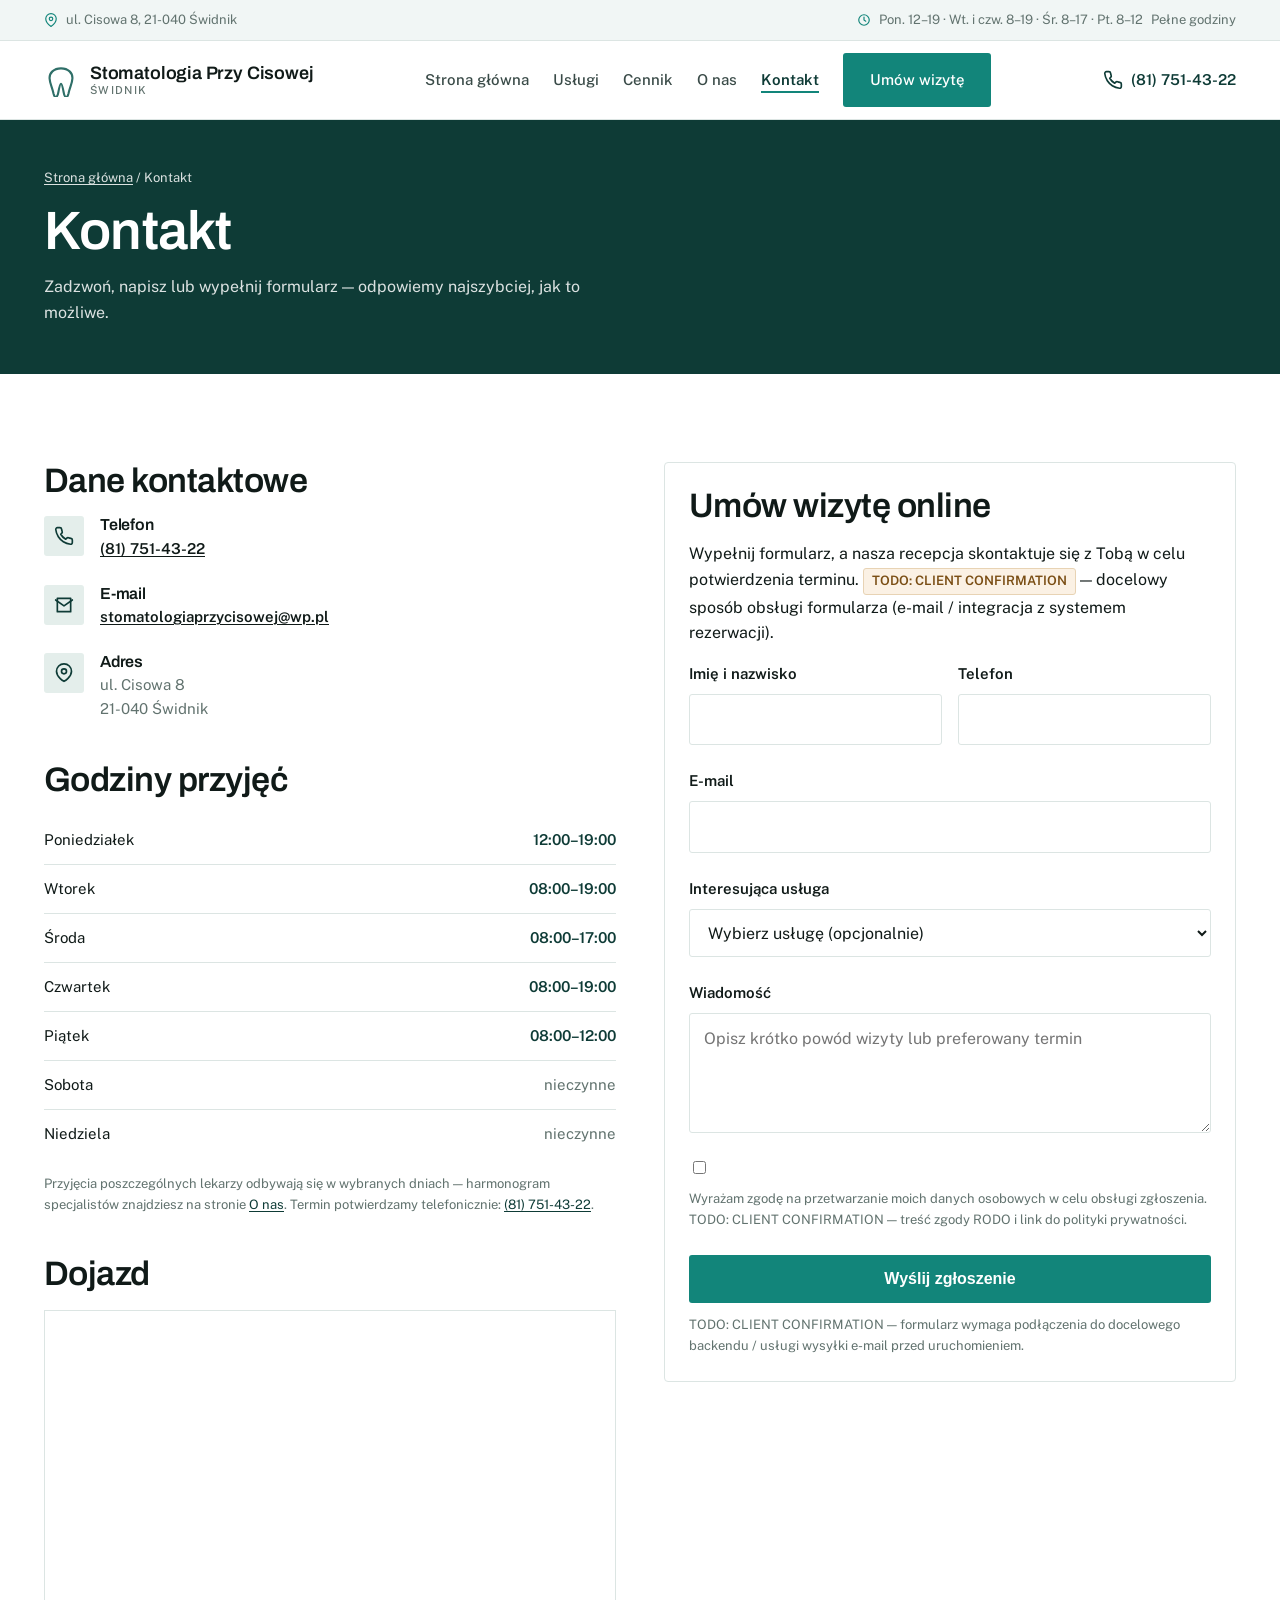
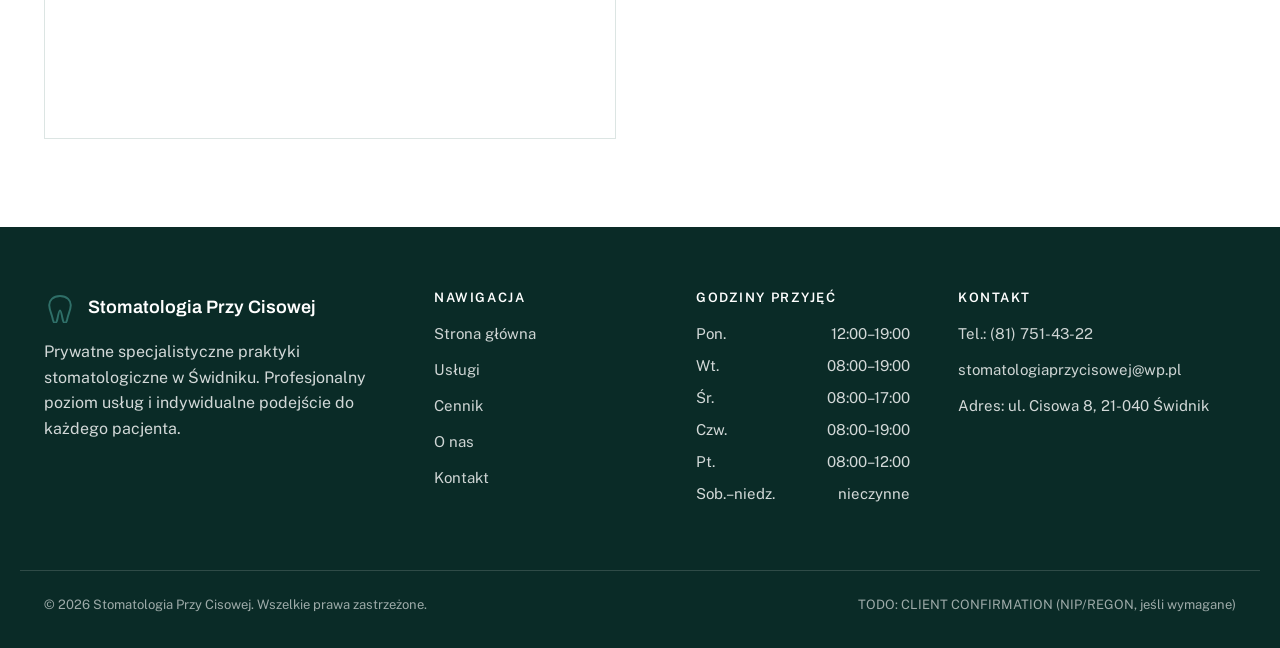
<file: kontakt.html>
<!DOCTYPE html>
<html lang="pl">
<head>
<meta charset="UTF-8">
<meta name="viewport" content="width=device-width, initial-scale=1.0">
<title>Kontakt — Stomatologia Przy Cisowej</title>
<meta name="description" content="Skontaktuj się ze Stomatologią Przy Cisowej w Świdniku — ul. Cisowa 8, tel. (81) 751-43-22. Sprawdź godziny przyjęć lekarzy i umów wizytę online.">
<link rel="canonical" href="https://www.stomatologia-cisowa.pl/kontakt.html">
<meta property="og:type" content="website">
<meta property="og:title" content="Kontakt — Stomatologia Przy Cisowej">
<meta property="og:description" content="Adres, telefon, godziny otwarcia i formularz kontaktowy.">
<meta property="og:url" content="https://www.stomatologia-cisowa.pl/kontakt.html">
<meta property="og:locale" content="pl_PL">
<link rel="icon" href="favicon.svg" type="image/svg+xml">
<link rel="preconnect" href="https://fonts.googleapis.com">
<link rel="preconnect" href="https://fonts.gstatic.com" crossorigin>
<link rel="stylesheet" href="https://fonts.googleapis.com/css2?family=Archivo:wght@500;600&family=Public+Sans:wght@400;500;600&display=swap">
<link rel="stylesheet" href="css/style.css">
</head>
<body>
<a class="skip-link" href="#main">Przejdź do treści</a>

<div class="topbar">
  <div class="container topbar-inner">
    <span class="topbar-item topbar-address">
      <svg width="14" height="14" viewBox="0 0 24 24" fill="none" stroke="currentColor" stroke-width="2" stroke-linecap="round" stroke-linejoin="round" aria-hidden="true"><path d="M21 10c0 7-9 13-9 13s-9-6-9-13a9 9 0 0 1 18 0z"/><circle cx="12" cy="10" r="3"/></svg>
      ul. Cisowa 8, 21-040 Świdnik
    </span>
    <span class="topbar-item">
      <svg width="14" height="14" viewBox="0 0 24 24" fill="none" stroke="currentColor" stroke-width="2" stroke-linecap="round" stroke-linejoin="round" aria-hidden="true"><circle cx="12" cy="12" r="9"/><polyline points="12 7 12 12 15 14"/></svg>
      <span class="topbar-hours">Pon. 12–19 · Wt. i czw. 8–19 · Śr. 8–17 · Pt. 8–12</span>
      <a href="kontakt.html#godziny">Pełne godziny</a>
    </span>
  </div>
</div>

<header class="site-header">
  <div class="container header-inner">
    <a class="brand" href="index.html">
      <img src="images/icons/logo-mark.svg" alt="" width="34" height="34">
      <span class="brand-name">Stomatologia Przy Cisowej<small>Świdnik</small></span>
    </a>
    <nav class="main-nav" data-open="false" aria-label="Nawigacja główna">
      <ul>
        <li><a href="index.html">Strona główna</a></li>
        <li><a href="uslugi.html">Usługi</a></li>
        <li><a href="cennik.html">Cennik</a></li>
        <li><a href="o-nas.html">O nas</a></li>
        <li><a href="kontakt.html" aria-current="page">Kontakt</a></li>
        <li><a class="btn btn-primary" href="kontakt.html#rezerwacja">Umów wizytę</a></li>
      </ul>
    </nav>
    <div class="header-actions">
      <a class="header-phone" href="tel:+48817514322">
        <svg width="20" height="20" viewBox="0 0 24 24" fill="none" stroke="currentColor" stroke-width="2" stroke-linecap="round" stroke-linejoin="round" aria-hidden="true"><path d="M22 16.92v3a2 2 0 0 1-2.18 2 19.79 19.79 0 0 1-8.63-3.07 19.5 19.5 0 0 1-6-6 19.79 19.79 0 0 1-3.07-8.67A2 2 0 0 1 4.11 2h3a2 2 0 0 1 2 1.72c.127.96.361 1.903.7 2.81a2 2 0 0 1-.45 2.11L8.09 9.91a16 16 0 0 0 6 6l1.27-1.27a2 2 0 0 1 2.11-.45c.907.339 1.85.573 2.81.7A2 2 0 0 1 22 16.92z"/></svg>
        <span class="phone-label">(81) 751-43-22</span>
      </a>
      <button class="nav-toggle" type="button" aria-expanded="false" aria-controls="main-nav" aria-label="Otwórz menu">
        <svg width="24" height="24" viewBox="0 0 24 24" fill="none" stroke="currentColor" stroke-width="2" stroke-linecap="round" aria-hidden="true"><line x1="3" y1="6" x2="21" y2="6"/><line x1="3" y1="12" x2="21" y2="12"/><line x1="3" y1="18" x2="21" y2="18"/></svg>
      </button>
    </div>
  </div>
  <div class="nav-backdrop" data-open="false"></div>
</header>

<main id="main">

  <section class="page-hero">
    <div class="container">
      <p class="breadcrumbs"><a href="index.html">Strona główna</a> / Kontakt</p>
      <h1>Kontakt</h1>
      <p>Zadzwoń, napisz lub wypełnij formularz — odpowiemy najszybciej, jak to możliwe.</p>
    </div>
  </section>

  <section>
    <div class="container contact-grid">
      <div>
        <h2>Dane kontaktowe</h2>
        <ul class="contact-list">
          <li>
            <span class="icon" aria-hidden="true">
              <svg width="20" height="20" viewBox="0 0 24 24" fill="none" stroke="currentColor" stroke-width="2" stroke-linecap="round" stroke-linejoin="round"><path d="M22 16.92v3a2 2 0 0 1-2.18 2 19.79 19.79 0 0 1-8.63-3.07 19.5 19.5 0 0 1-6-6 19.79 19.79 0 0 1-3.07-8.67A2 2 0 0 1 4.11 2h3a2 2 0 0 1 2 1.72c.127.96.361 1.903.7 2.81a2 2 0 0 1-.45 2.11L8.09 9.91a16 16 0 0 0 6 6l1.27-1.27a2 2 0 0 1 2.11-.45c.907.339 1.85.573 2.81.7A2 2 0 0 1 22 16.92z"/></svg>
            </span>
            <div>
              <h3>Telefon</h3>
              <p><a href="tel:+48817514322">(81) 751-43-22</a></p>
            </div>
          </li>
          <li>
            <span class="icon" aria-hidden="true">
              <svg width="20" height="20" viewBox="0 0 24 24" fill="none" stroke="currentColor" stroke-width="2" stroke-linecap="round" stroke-linejoin="round"><path d="M4 4h16v16H4z"/><path d="M22 6l-10 7L2 6"/></svg>
            </span>
            <div>
              <h3>E-mail</h3>
              <p><a href="mailto:stomatologiaprzycisowej@wp.pl">stomatologiaprzycisowej@wp.pl</a></p>
            </div>
          </li>
          <li>
            <span class="icon" aria-hidden="true">
              <svg width="20" height="20" viewBox="0 0 24 24" fill="none" stroke="currentColor" stroke-width="2" stroke-linecap="round" stroke-linejoin="round"><path d="M21 10c0 7-9 12-9 12s-9-5-9-12a9 9 0 0 1 18 0z"/><circle cx="12" cy="10" r="3"/></svg>
            </span>
            <div>
              <h3>Adres</h3>
              <p>ul. Cisowa 8<br>21-040 Świdnik</p>
            </div>
          </li>
        </ul>

        <h2 id="godziny" style="margin-top:2.5rem;">Godziny przyjęć</h2>
        <!-- TODO: CLIENT CONFIRMATION — godziny pobrane z wizytówki w Google; prosimy o potwierdzenie przed publikacją -->
        <table class="hours-table">
          <tbody>
            <tr><td>Poniedziałek</td><td>12:00–19:00</td></tr>
            <tr><td>Wtorek</td><td>08:00–19:00</td></tr>
            <tr><td>Środa</td><td>08:00–17:00</td></tr>
            <tr><td>Czwartek</td><td>08:00–19:00</td></tr>
            <tr><td>Piątek</td><td>08:00–12:00</td></tr>
            <tr class="is-closed"><td>Sobota</td><td>nieczynne</td></tr>
            <tr class="is-closed"><td>Niedziela</td><td>nieczynne</td></tr>
          </tbody>
        </table>
        <p class="price-note">Przyjęcia poszczególnych lekarzy odbywają się w wybranych dniach — harmonogram specjalistów znajdziesz na stronie <a href="o-nas.html">O nas</a>. Termin potwierdzamy telefonicznie: <a href="tel:+48817514322">(81) 751-43-22</a>.</p>

        <h2 style="margin-top:2.5rem;">Dojazd</h2>
        <div class="map-embed">
          <iframe src="https://maps.google.com/maps?q=ul.%20Cisowa%208%2C%2021-040%20%C5%9Awidnik&output=embed" title="Mapa dojazdu — ul. Cisowa 8, 21-040 Świdnik" loading="lazy" referrerpolicy="no-referrer-when-downgrade"></iframe>
        </div>
      </div>

      <div>
        <div class="card" id="rezerwacja">
          <h2 class="mt-0">Umów wizytę online</h2>
          <p>Wypełnij formularz, a nasza recepcja skontaktuje się z Tobą w celu potwierdzenia terminu. <span class="badge-todo">TODO: CLIENT CONFIRMATION</span> — docelowy sposób obsługi formularza (e-mail / integracja z systemem rezerwacji).</p>
          <form action="#" method="post">
            <div class="form-row">
              <div class="form-field">
                <label for="imie">Imię i nazwisko</label>
                <input type="text" id="imie" name="imie" autocomplete="name" required>
              </div>
              <div class="form-field">
                <label for="telefon">Telefon</label>
                <input type="tel" id="telefon" name="telefon" autocomplete="tel" required>
              </div>
            </div>
            <div class="form-field">
              <label for="email">E-mail</label>
              <input type="email" id="email" name="email" autocomplete="email" required>
            </div>
            <div class="form-field">
              <label for="usluga">Interesująca usługa</label>
              <select id="usluga" name="usluga">
                <option value="">Wybierz usługę (opcjonalnie)</option>
                <option value="pedodoncja">Pedodoncja</option>
                <option value="periodontologia">Periodontologia</option>
                <option value="estetyczna">Stomatologia estetyczna</option>
                <option value="implantologia">Implantologia</option>
                <option value="protetyka">Protetyka</option>
                <option value="chirurgia">Chirurgia stomatologiczna</option>
                <option value="endodoncja">Endodoncja</option>
                <option value="zachowawcza">Stomatologia zachowawcza</option>
                <option value="inne">Inne</option>
              </select>
            </div>
            <div class="form-field">
              <label for="wiadomosc">Wiadomość</label>
              <textarea id="wiadomosc" name="wiadomosc" placeholder="Opisz krótko powód wizyty lub preferowany termin"></textarea>
            </div>
            <div class="form-field consent-field">
              <input type="checkbox" id="zgoda" name="zgoda" required>
              <label for="zgoda">Wyrażam zgodę na przetwarzanie moich danych osobowych w celu obsługi zgłoszenia. TODO: CLIENT CONFIRMATION — treść zgody RODO i link do polityki prywatności.</label>
            </div>
            <button class="btn btn-primary btn-block" type="submit">Wyślij zgłoszenie</button>
            <p class="form-hint" style="margin-top:0.75rem;">TODO: CLIENT CONFIRMATION — formularz wymaga podłączenia do docelowego backendu / usługi wysyłki e-mail przed uruchomieniem.</p>
          </form>
        </div>
      </div>
    </div>
  </section>

</main>

<footer class="site-footer">
  <div class="container footer-grid">
    <div>
      <div class="footer-brand">
        <img src="images/icons/logo-mark.svg" alt="">
        <span>Stomatologia Przy Cisowej</span>
      </div>
      <p>Prywatne specjalistyczne praktyki stomatologiczne w Świdniku. Profesjonalny poziom usług i indywidualne podejście do każdego pacjenta.</p>
    </div>
    <div>
      <h4>Nawigacja</h4>
      <ul>
        <li><a href="index.html">Strona główna</a></li>
        <li><a href="uslugi.html">Usługi</a></li>
        <li><a href="cennik.html">Cennik</a></li>
        <li><a href="o-nas.html">O nas</a></li>
        <li><a href="kontakt.html">Kontakt</a></li>
      </ul>
    </div>
    <div>
      <h4>Godziny przyjęć</h4>
      <div class="footer-hours">
        <span><span>Pon.</span><span>12:00–19:00</span></span>
        <span><span>Wt.</span><span>08:00–19:00</span></span>
        <span><span>Śr.</span><span>08:00–17:00</span></span>
        <span><span>Czw.</span><span>08:00–19:00</span></span>
        <span><span>Pt.</span><span>08:00–12:00</span></span>
        <span><span>Sob.–niedz.</span><span>nieczynne</span></span>
      </div>
    </div>
    <div>
      <h4>Kontakt</h4>
      <ul>
        <li><a href="tel:+48817514322">Tel.: (81) 751-43-22</a></li>
        <li><a href="mailto:stomatologiaprzycisowej@wp.pl">stomatologiaprzycisowej@wp.pl</a></li>
        <li>Adres: ul. Cisowa 8, 21-040 Świdnik</li>
      </ul>
    </div>
  </div>
  <div class="container footer-bottom">
    <span>&copy; <span id="year">2026</span> Stomatologia Przy Cisowej. Wszelkie prawa zastrzeżone.</span>
    <span>TODO: CLIENT CONFIRMATION (NIP/REGON, jeśli wymagane)</span>
  </div>
</footer>

<div class="mobile-bar" data-visible="false">
  <a class="btn btn-outline" href="tel:+48817514322">
    <svg width="16" height="16" viewBox="0 0 24 24" fill="none" stroke="currentColor" stroke-width="2" stroke-linecap="round" stroke-linejoin="round" aria-hidden="true"><path d="M22 16.92v3a2 2 0 0 1-2.18 2 19.79 19.79 0 0 1-8.63-3.07 19.5 19.5 0 0 1-6-6 19.79 19.79 0 0 1-3.07-8.67A2 2 0 0 1 4.11 2h3a2 2 0 0 1 2 1.72c.127.96.361 1.903.7 2.81a2 2 0 0 1-.45 2.11L8.09 9.91a16 16 0 0 0 6 6l1.27-1.27a2 2 0 0 1 2.11-.45c.907.339 1.85.573 2.81.7A2 2 0 0 1 22 16.92z"/></svg>
    Zadzwoń
  </a>
  <a class="btn btn-primary" href="kontakt.html#rezerwacja">Umów wizytę</a>
</div>

<script src="js/main.js"></script>
</body>
</html>
</file>
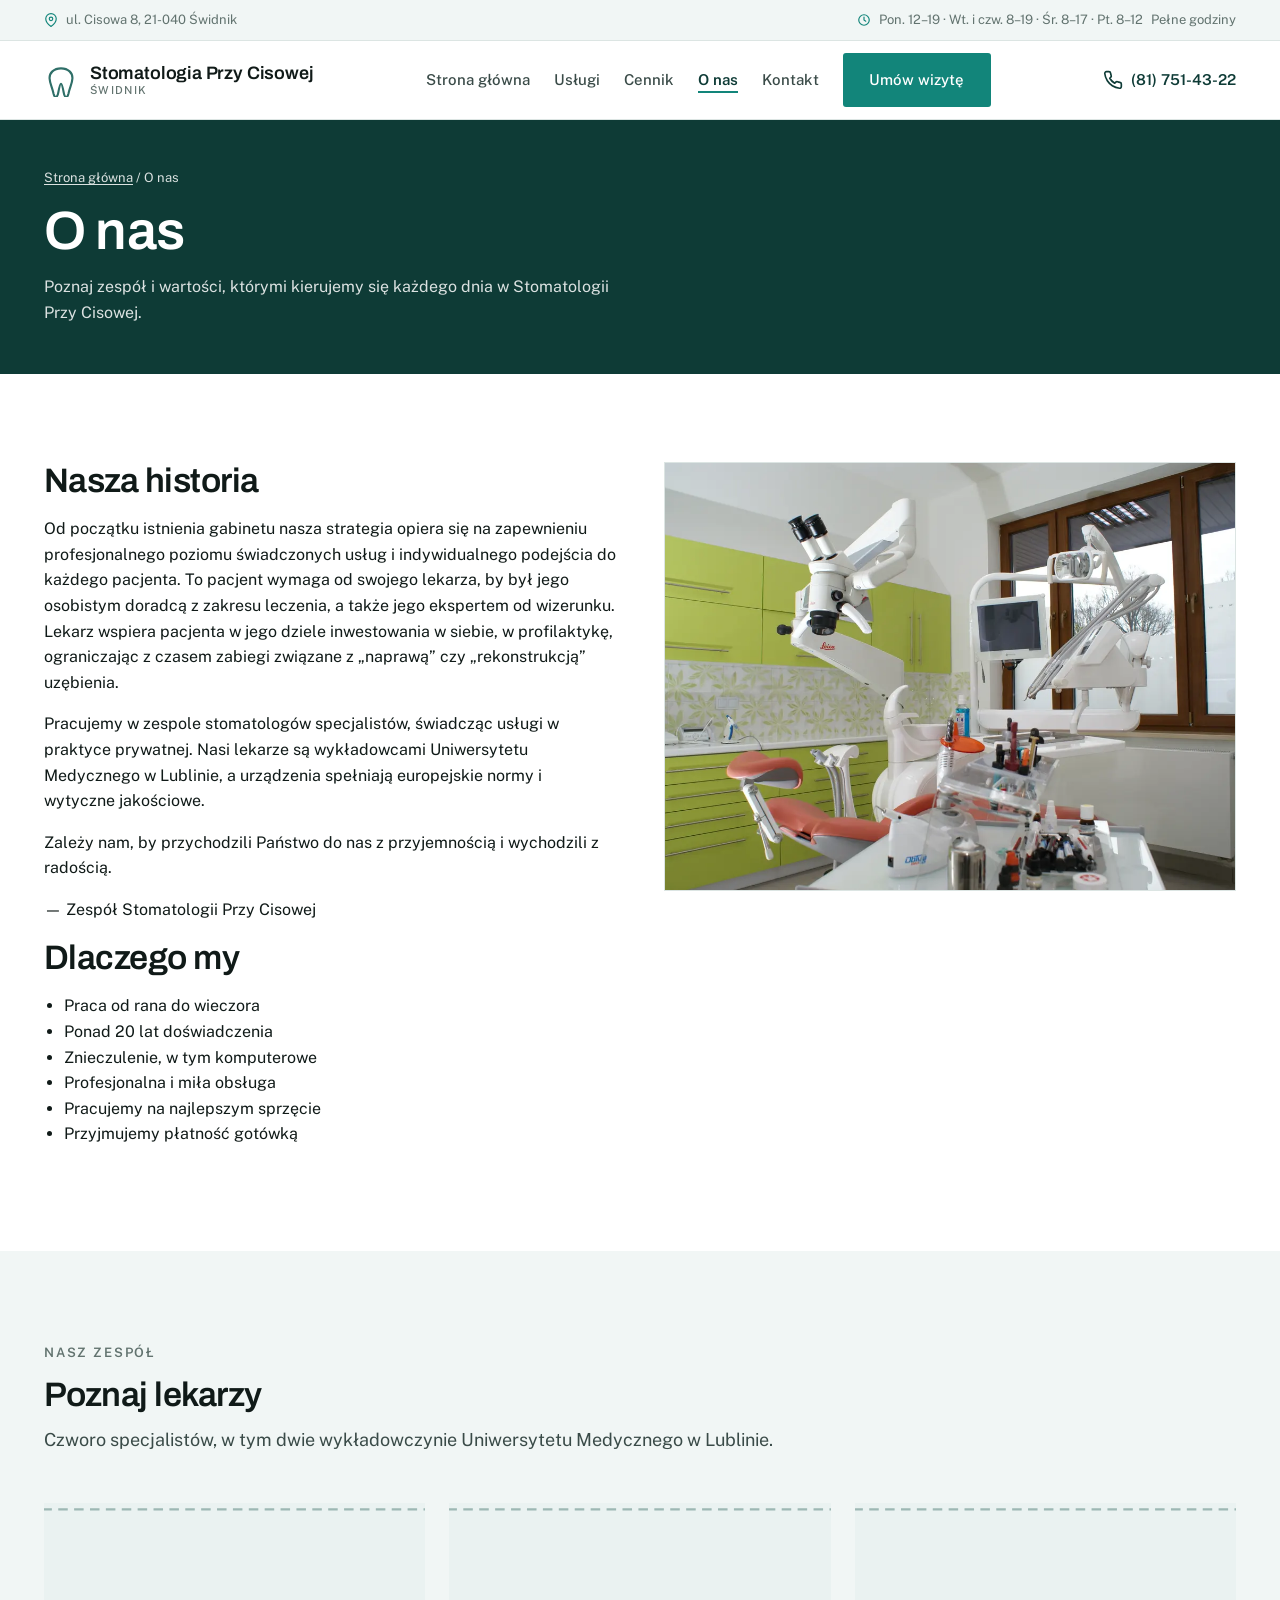
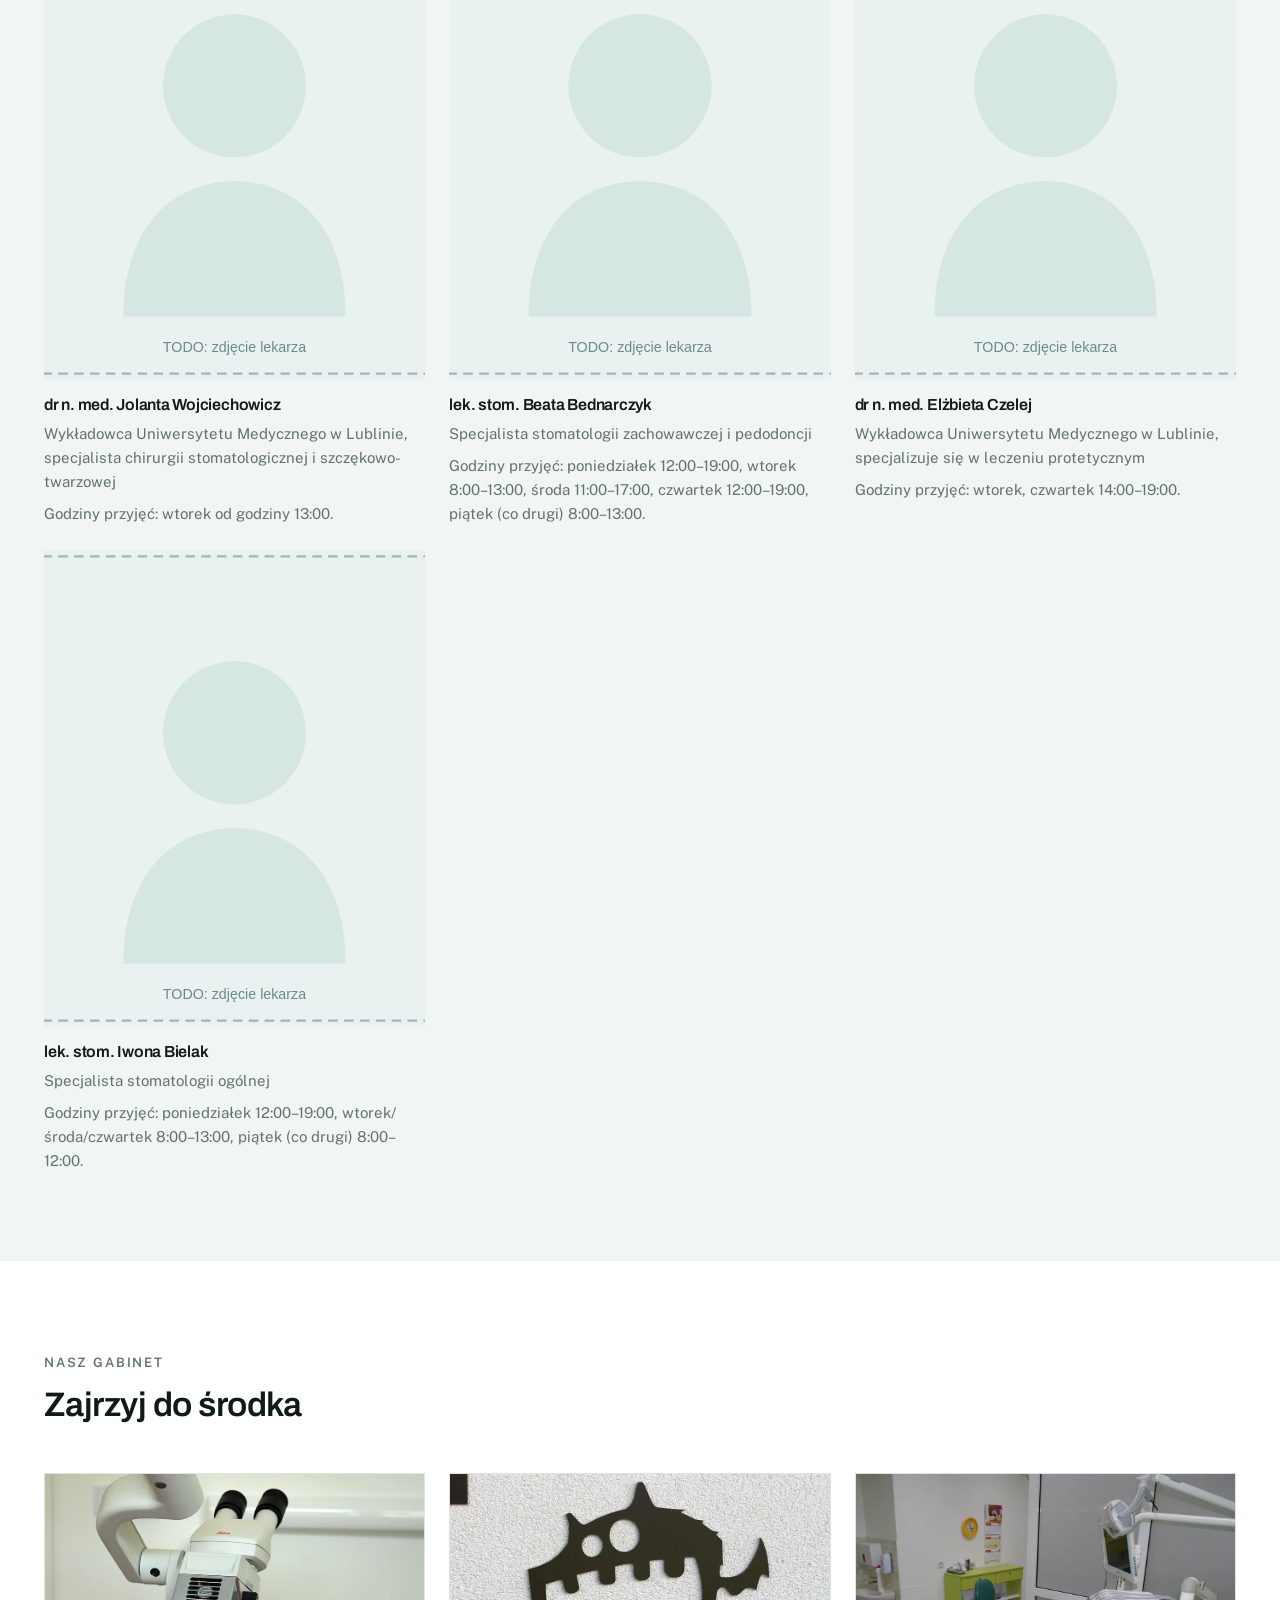
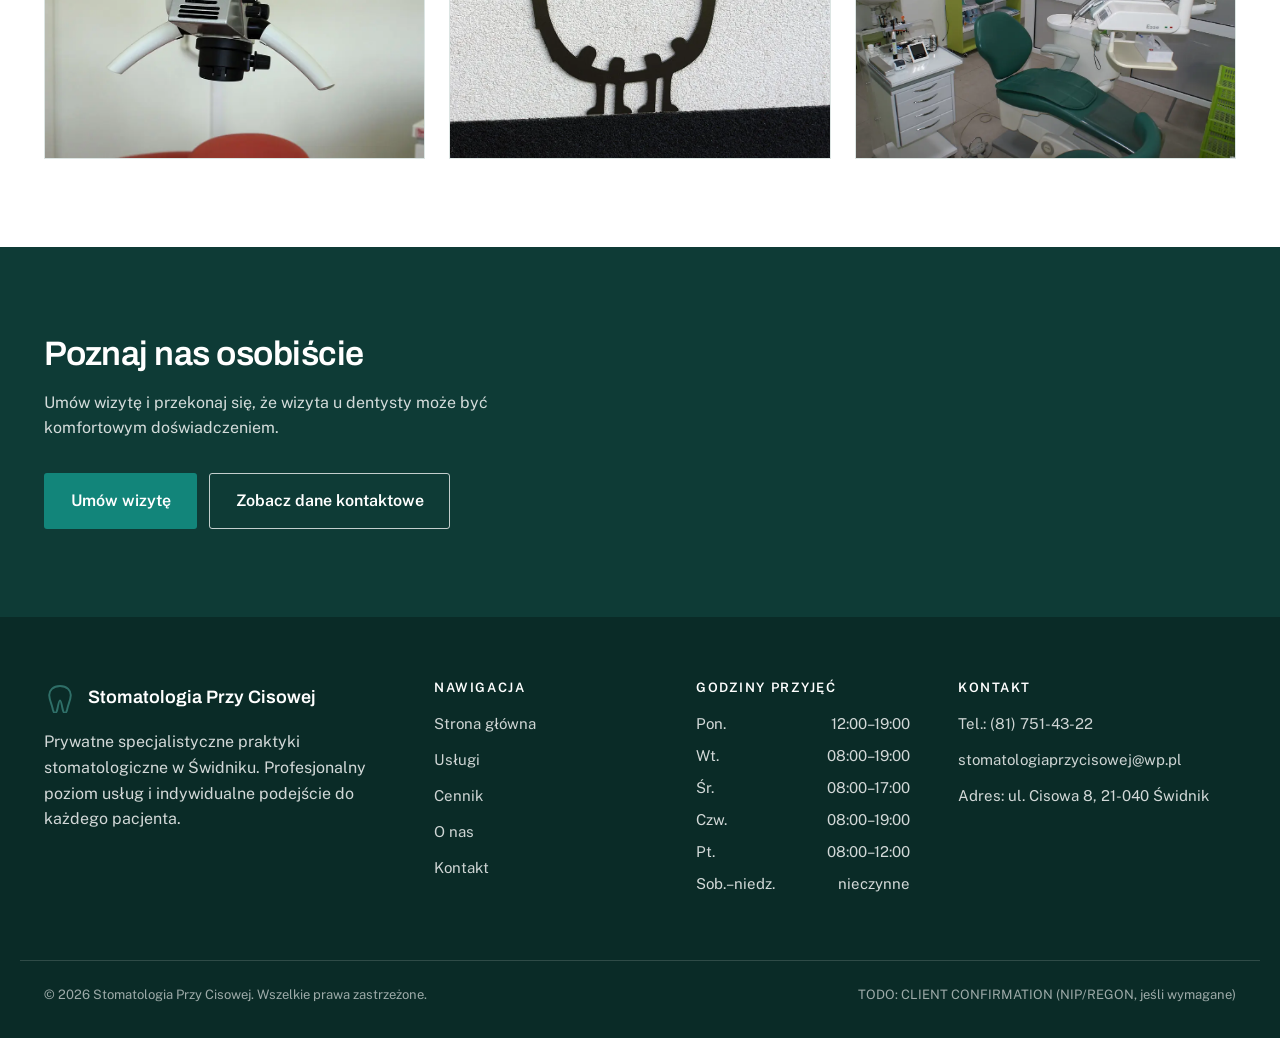
<file: o-nas.html>
<!DOCTYPE html>
<html lang="pl">
<head>
<meta charset="UTF-8">
<meta name="viewport" content="width=device-width, initial-scale=1.0">
<title>O nas — Stomatologia Przy Cisowej</title>
<meta name="description" content="Poznaj zespół Stomatologii Przy Cisowej w Świdniku — czterech specjalistów, wykładowców Uniwersytetu Medycznego w Lublinie, z ponad 20-letnim doświadczeniem.">
<link rel="canonical" href="https://www.stomatologia-cisowa.pl/o-nas.html">
<meta property="og:type" content="website">
<meta property="og:title" content="O nas — Stomatologia Przy Cisowej">
<meta property="og:description" content="Poznaj zespół i historię Stomatologii Przy Cisowej.">
<meta property="og:url" content="https://www.stomatologia-cisowa.pl/o-nas.html">
<meta property="og:locale" content="pl_PL">
<link rel="icon" href="favicon.svg" type="image/svg+xml">
<link rel="preconnect" href="https://fonts.googleapis.com">
<link rel="preconnect" href="https://fonts.gstatic.com" crossorigin>
<link rel="stylesheet" href="https://fonts.googleapis.com/css2?family=Archivo:wght@500;600&family=Public+Sans:wght@400;500;600&display=swap">
<link rel="stylesheet" href="css/style.css">
</head>
<body>
<a class="skip-link" href="#main">Przejdź do treści</a>

<div class="topbar">
  <div class="container topbar-inner">
    <span class="topbar-item topbar-address">
      <svg width="14" height="14" viewBox="0 0 24 24" fill="none" stroke="currentColor" stroke-width="2" stroke-linecap="round" stroke-linejoin="round" aria-hidden="true"><path d="M21 10c0 7-9 13-9 13s-9-6-9-13a9 9 0 0 1 18 0z"/><circle cx="12" cy="10" r="3"/></svg>
      ul. Cisowa 8, 21-040 Świdnik
    </span>
    <span class="topbar-item">
      <svg width="14" height="14" viewBox="0 0 24 24" fill="none" stroke="currentColor" stroke-width="2" stroke-linecap="round" stroke-linejoin="round" aria-hidden="true"><circle cx="12" cy="12" r="9"/><polyline points="12 7 12 12 15 14"/></svg>
      <span class="topbar-hours">Pon. 12–19 · Wt. i czw. 8–19 · Śr. 8–17 · Pt. 8–12</span>
      <a href="kontakt.html#godziny">Pełne godziny</a>
    </span>
  </div>
</div>

<header class="site-header">
  <div class="container header-inner">
    <a class="brand" href="index.html">
      <img src="images/icons/logo-mark.svg" alt="" width="34" height="34">
      <span class="brand-name">Stomatologia Przy Cisowej<small>Świdnik</small></span>
    </a>
    <nav class="main-nav" data-open="false" aria-label="Nawigacja główna">
      <ul>
        <li><a href="index.html">Strona główna</a></li>
        <li><a href="uslugi.html">Usługi</a></li>
        <li><a href="cennik.html">Cennik</a></li>
        <li><a href="o-nas.html" aria-current="page">O nas</a></li>
        <li><a href="kontakt.html">Kontakt</a></li>
        <li><a class="btn btn-primary" href="kontakt.html#rezerwacja">Umów wizytę</a></li>
      </ul>
    </nav>
    <div class="header-actions">
      <a class="header-phone" href="tel:+48817514322">
        <svg width="20" height="20" viewBox="0 0 24 24" fill="none" stroke="currentColor" stroke-width="2" stroke-linecap="round" stroke-linejoin="round" aria-hidden="true"><path d="M22 16.92v3a2 2 0 0 1-2.18 2 19.79 19.79 0 0 1-8.63-3.07 19.5 19.5 0 0 1-6-6 19.79 19.79 0 0 1-3.07-8.67A2 2 0 0 1 4.11 2h3a2 2 0 0 1 2 1.72c.127.96.361 1.903.7 2.81a2 2 0 0 1-.45 2.11L8.09 9.91a16 16 0 0 0 6 6l1.27-1.27a2 2 0 0 1 2.11-.45c.907.339 1.85.573 2.81.7A2 2 0 0 1 22 16.92z"/></svg>
        <span class="phone-label">(81) 751-43-22</span>
      </a>
      <button class="nav-toggle" type="button" aria-expanded="false" aria-controls="main-nav" aria-label="Otwórz menu">
        <svg width="24" height="24" viewBox="0 0 24 24" fill="none" stroke="currentColor" stroke-width="2" stroke-linecap="round" aria-hidden="true"><line x1="3" y1="6" x2="21" y2="6"/><line x1="3" y1="12" x2="21" y2="12"/><line x1="3" y1="18" x2="21" y2="18"/></svg>
      </button>
    </div>
  </div>
  <div class="nav-backdrop" data-open="false"></div>
</header>

<main id="main">

  <section class="page-hero">
    <div class="container">
      <p class="breadcrumbs"><a href="index.html">Strona główna</a> / O nas</p>
      <h1>O nas</h1>
      <p>Poznaj zespół i wartości, którymi kierujemy się każdego dnia w Stomatologii Przy Cisowej.</p>
    </div>
  </section>

  <section>
    <div class="container contact-grid">
      <div>
        <h2>Nasza historia</h2>
        <p>Od początku istnienia gabinetu nasza strategia opiera się na zapewnieniu profesjonalnego poziomu świadczonych usług i indywidualnego podejścia do każdego pacjenta. To pacjent wymaga od swojego lekarza, by był jego osobistym doradcą z zakresu leczenia, a także jego ekspertem od wizerunku. Lekarz wspiera pacjenta w jego dziele inwestowania w siebie, w profilaktykę, ograniczając z czasem zabiegi związane z „naprawą” czy „rekonstrukcją” uzębienia.</p>
        <p>Pracujemy w zespole stomatologów specjalistów, świadcząc usługi w praktyce prywatnej. Nasi lekarze są wykładowcami Uniwersytetu Medycznego w Lublinie, a urządzenia spełniają europejskie normy i wytyczne jakościowe.</p>
        <p>Zależy nam, by przychodzili Państwo do nas z przyjemnością i wychodzili z radością.</p>
        <p>— Zespół Stomatologii Przy Cisowej</p>
        <h2>Dlaczego my</h2>
        <ul>
          <li>Praca od rana do wieczora</li>
          <li>Ponad 20 lat doświadczenia</li>
          <li>Znieczulenie, w tym komputerowe</li>
          <li>Profesjonalna i miła obsługa</li>
          <li>Pracujemy na najlepszym sprzęcie</li>
          <li>Przyjmujemy płatność gotówką</li>
        </ul>
      </div>
      <div class="gallery-item">
        <picture>
          <source srcset="images/gallery/gallery-4.webp" type="image/webp">
          <img src="images/gallery/gallery-4.jpg" alt="Nowoczesny sprzęt diagnostyczny i mikroskop zabiegowy w gabinecie Stomatologii Przy Cisowej" loading="lazy" width="1200" height="803">
        </picture>
      </div>
    </div>
  </section>

  <section class="bg-alt">
    <div class="container">
      <div class="section-header">
        <span class="eyebrow">Nasz zespół</span>
        <h2>Poznaj lekarzy</h2>
        <p>Czworo specjalistów, w tym dwie wykładowczynie Uniwersytetu Medycznego w Lublinie.</p>
      </div>
      <div class="grid grid-3">
        <div class="team-card">
          <img src="images/team/dentysta-1.svg" alt="TODO: zdjęcie lekarza do dostarczenia przez klienta" loading="lazy" width="500" height="600">
          <h3>dr n. med. Jolanta Wojciechowicz</h3>
          <p class="role">Wykładowca Uniwersytetu Medycznego w Lublinie, specjalista chirurgii stomatologicznej i szczękowo-twarzowej</p>
          <p>Godziny przyjęć: wtorek od godziny 13:00.</p>
        </div>
        <div class="team-card">
          <img src="images/team/dentysta-2.svg" alt="TODO: zdjęcie lekarza do dostarczenia przez klienta" loading="lazy" width="500" height="600">
          <h3>lek. stom. Beata Bednarczyk</h3>
          <p class="role">Specjalista stomatologii zachowawczej i pedodoncji</p>
          <p>Godziny przyjęć: poniedziałek 12:00–19:00, wtorek 8:00–13:00, środa 11:00–17:00, czwartek 12:00–19:00, piątek (co drugi) 8:00–13:00.</p>
        </div>
        <div class="team-card">
          <img src="images/team/dentysta-3.svg" alt="TODO: zdjęcie lekarza do dostarczenia przez klienta" loading="lazy" width="500" height="600">
          <h3>dr n. med. Elżbieta Czelej</h3>
          <p class="role">Wykładowca Uniwersytetu Medycznego w Lublinie, specjalizuje się w leczeniu protetycznym</p>
          <p>Godziny przyjęć: wtorek, czwartek 14:00–19:00.</p>
        </div>
        <div class="team-card">
          <img src="images/team/dentysta-4.svg" alt="TODO: zdjęcie lekarza do dostarczenia przez klienta" loading="lazy" width="500" height="600">
          <h3>lek. stom. Iwona Bielak</h3>
          <p class="role">Specjalista stomatologii ogólnej</p>
          <p>Godziny przyjęć: poniedziałek 12:00–19:00, wtorek/środa/czwartek 8:00–13:00, piątek (co drugi) 8:00–12:00.</p>
        </div>
      </div>
    </div>
  </section>

  <section>
    <div class="container">
      <div class="section-header">
        <span class="eyebrow">Nasz gabinet</span>
        <h2>Zajrzyj do środka</h2>
      </div>
      <div class="grid grid-3">
        <div class="gallery-item"><picture><source srcset="images/gallery/gallery-5.webp" type="image/webp"><img src="images/gallery/gallery-5.jpg" alt="Mikroskop zabiegowy Leica używany podczas leczenia kanałowego" loading="lazy" width="1000" height="667"></picture></div>
        <div class="gallery-item"><picture><source srcset="images/gallery/gallery-6.webp" type="image/webp"><img src="images/gallery/gallery-6.jpg" alt="Przyjazna, kolorowa dekoracja w gabinecie — przyjazne podejście do najmłodszych pacjentów" loading="lazy" width="1000" height="667"></picture></div>
        <div class="gallery-item"><picture><source srcset="images/gallery/gallery-2.webp" type="image/webp"><img src="images/gallery/gallery-2.jpg" alt="Gabinet zabiegowy Stomatologii Przy Cisowej" loading="lazy" width="1200" height="803"></picture></div>
      </div>
    </div>
  </section>

  <section class="cta-band">
    <div class="container">
      <h2>Poznaj nas osobiście</h2>
      <p>Umów wizytę i przekonaj się, że wizyta u dentysty może być komfortowym doświadczeniem.</p>
      <div class="hero-ctas">
        <a class="btn btn-primary" href="kontakt.html#rezerwacja">Umów wizytę</a>
        <a class="btn btn-outline-light" href="kontakt.html">Zobacz dane kontaktowe</a>
      </div>
    </div>
  </section>

</main>

<footer class="site-footer">
  <div class="container footer-grid">
    <div>
      <div class="footer-brand">
        <img src="images/icons/logo-mark.svg" alt="">
        <span>Stomatologia Przy Cisowej</span>
      </div>
      <p>Prywatne specjalistyczne praktyki stomatologiczne w Świdniku. Profesjonalny poziom usług i indywidualne podejście do każdego pacjenta.</p>
    </div>
    <div>
      <h4>Nawigacja</h4>
      <ul>
        <li><a href="index.html">Strona główna</a></li>
        <li><a href="uslugi.html">Usługi</a></li>
        <li><a href="cennik.html">Cennik</a></li>
        <li><a href="o-nas.html">O nas</a></li>
        <li><a href="kontakt.html">Kontakt</a></li>
      </ul>
    </div>
    <div>
      <h4>Godziny przyjęć</h4>
      <div class="footer-hours">
        <span><span>Pon.</span><span>12:00–19:00</span></span>
        <span><span>Wt.</span><span>08:00–19:00</span></span>
        <span><span>Śr.</span><span>08:00–17:00</span></span>
        <span><span>Czw.</span><span>08:00–19:00</span></span>
        <span><span>Pt.</span><span>08:00–12:00</span></span>
        <span><span>Sob.–niedz.</span><span>nieczynne</span></span>
      </div>
    </div>
    <div>
      <h4>Kontakt</h4>
      <ul>
        <li><a href="tel:+48817514322">Tel.: (81) 751-43-22</a></li>
        <li><a href="mailto:stomatologiaprzycisowej@wp.pl">stomatologiaprzycisowej@wp.pl</a></li>
        <li>Adres: ul. Cisowa 8, 21-040 Świdnik</li>
      </ul>
    </div>
  </div>
  <div class="container footer-bottom">
    <span>&copy; <span id="year">2026</span> Stomatologia Przy Cisowej. Wszelkie prawa zastrzeżone.</span>
    <span>TODO: CLIENT CONFIRMATION (NIP/REGON, jeśli wymagane)</span>
  </div>
</footer>

<div class="mobile-bar" data-visible="false">
  <a class="btn btn-outline" href="tel:+48817514322">
    <svg width="16" height="16" viewBox="0 0 24 24" fill="none" stroke="currentColor" stroke-width="2" stroke-linecap="round" stroke-linejoin="round" aria-hidden="true"><path d="M22 16.92v3a2 2 0 0 1-2.18 2 19.79 19.79 0 0 1-8.63-3.07 19.5 19.5 0 0 1-6-6 19.79 19.79 0 0 1-3.07-8.67A2 2 0 0 1 4.11 2h3a2 2 0 0 1 2 1.72c.127.96.361 1.903.7 2.81a2 2 0 0 1-.45 2.11L8.09 9.91a16 16 0 0 0 6 6l1.27-1.27a2 2 0 0 1 2.11-.45c.907.339 1.85.573 2.81.7A2 2 0 0 1 22 16.92z"/></svg>
    Zadzwoń
  </a>
  <a class="btn btn-primary" href="kontakt.html#rezerwacja">Umów wizytę</a>
</div>

<script src="js/main.js"></script>
</body>
</html>
</file>
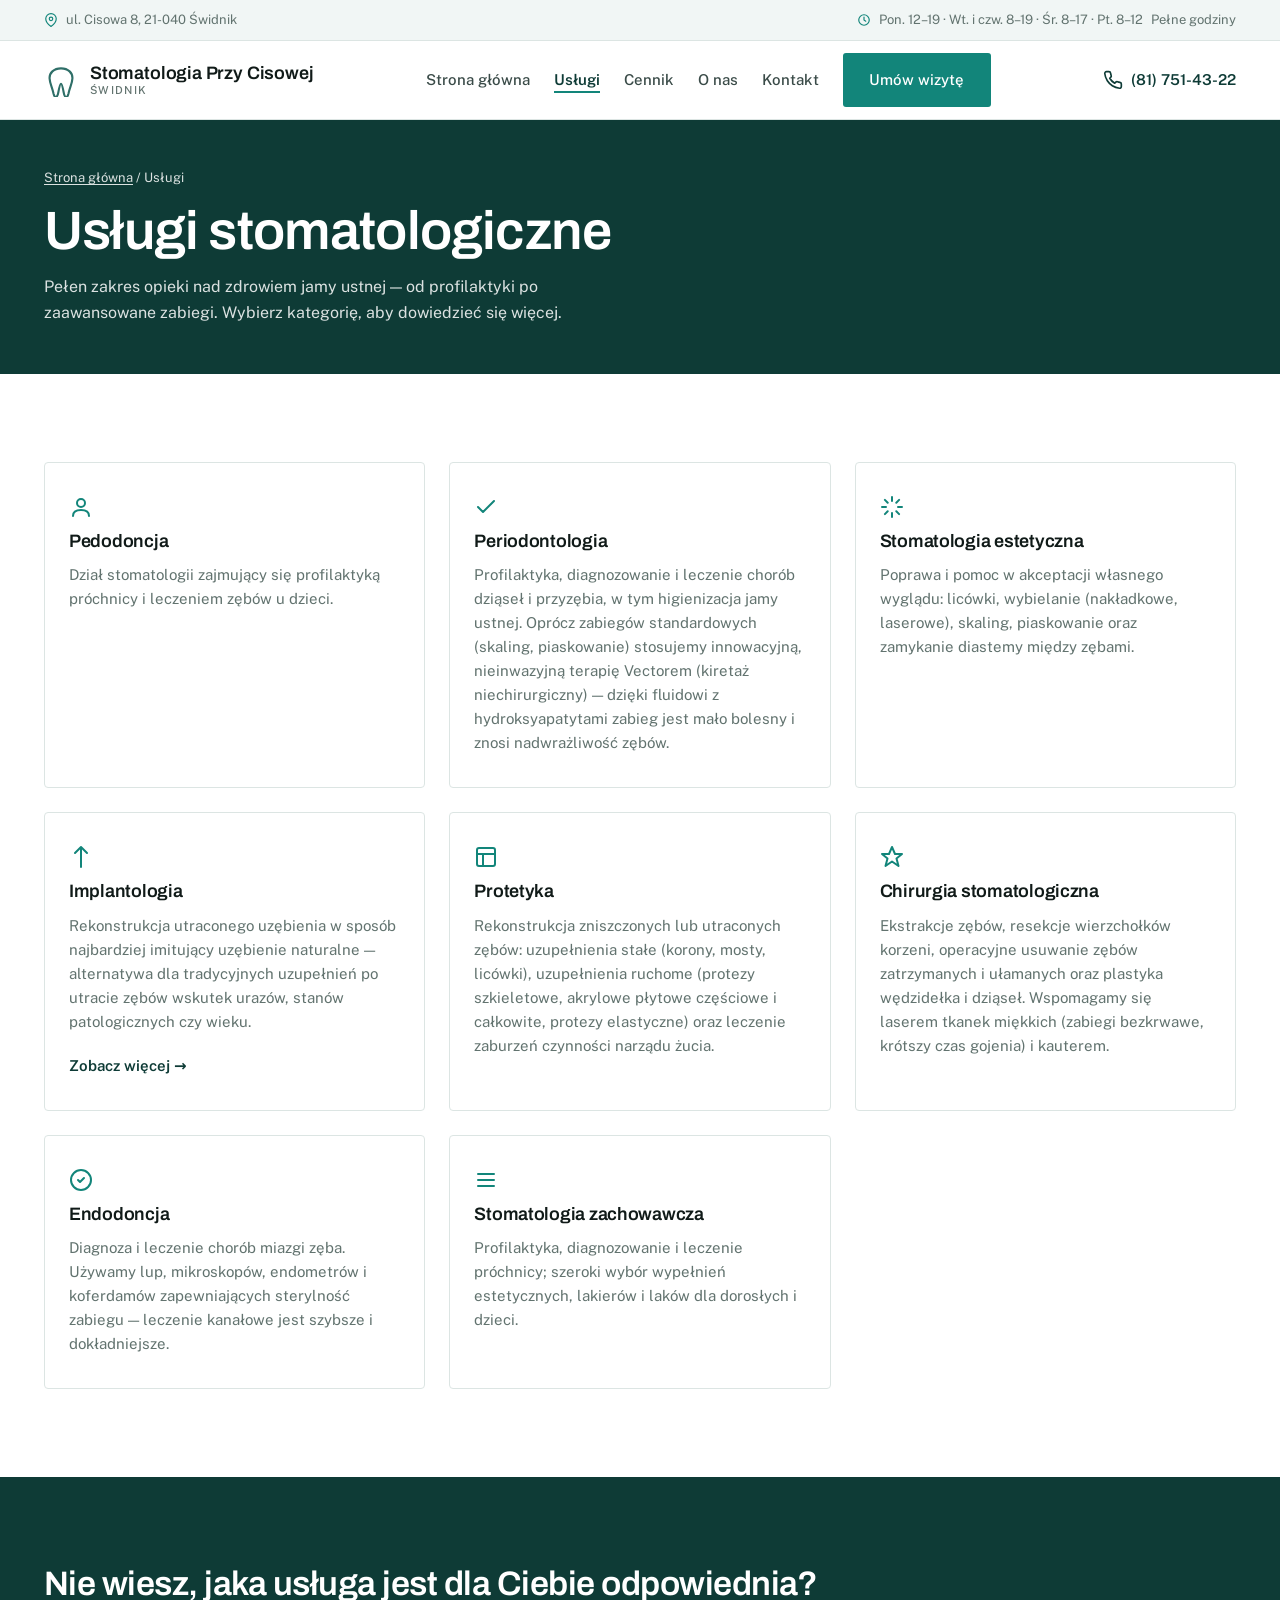
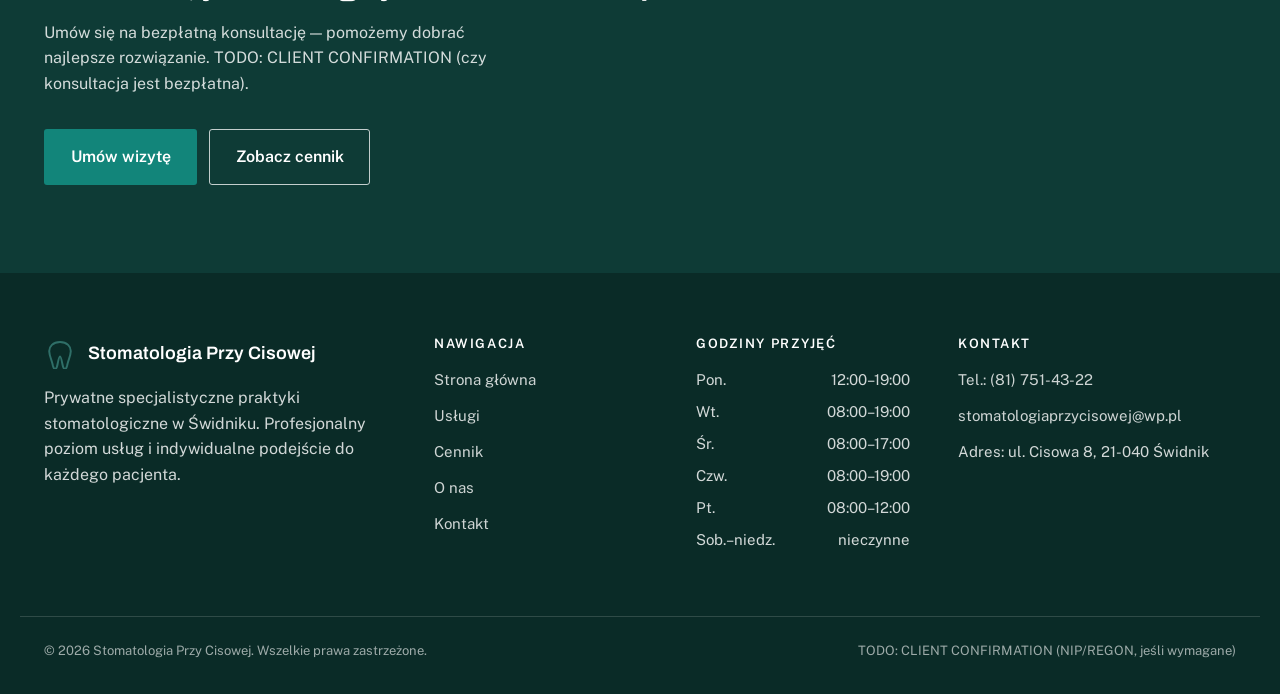
<file: uslugi.html>
<!DOCTYPE html>
<html lang="pl">
<head>
<meta charset="UTF-8">
<meta name="viewport" content="width=device-width, initial-scale=1.0">
<title>Usługi stomatologiczne — Stomatologia Przy Cisowej</title>
<meta name="description" content="Pełna oferta usług stomatologicznych: pedodoncja, periodontologia, stomatologia estetyczna, implantologia, protetyka, chirurgia, endodoncja i stomatologia zachowawcza.">
<link rel="canonical" href="https://www.stomatologia-cisowa.pl/uslugi.html">
<meta property="og:type" content="website">
<meta property="og:title" content="Usługi stomatologiczne — Stomatologia Przy Cisowej">
<meta property="og:description" content="Pełna oferta usług stomatologicznych dla całej rodziny.">
<meta property="og:url" content="https://www.stomatologia-cisowa.pl/uslugi.html">
<meta property="og:locale" content="pl_PL">
<link rel="icon" href="favicon.svg" type="image/svg+xml">
<link rel="preconnect" href="https://fonts.googleapis.com">
<link rel="preconnect" href="https://fonts.gstatic.com" crossorigin>
<link rel="stylesheet" href="https://fonts.googleapis.com/css2?family=Archivo:wght@500;600&family=Public+Sans:wght@400;500;600&display=swap">
<link rel="stylesheet" href="css/style.css">
</head>
<body>
<a class="skip-link" href="#main">Przejdź do treści</a>

<div class="topbar">
  <div class="container topbar-inner">
    <span class="topbar-item topbar-address">
      <svg width="14" height="14" viewBox="0 0 24 24" fill="none" stroke="currentColor" stroke-width="2" stroke-linecap="round" stroke-linejoin="round" aria-hidden="true"><path d="M21 10c0 7-9 13-9 13s-9-6-9-13a9 9 0 0 1 18 0z"/><circle cx="12" cy="10" r="3"/></svg>
      ul. Cisowa 8, 21-040 Świdnik
    </span>
    <span class="topbar-item">
      <svg width="14" height="14" viewBox="0 0 24 24" fill="none" stroke="currentColor" stroke-width="2" stroke-linecap="round" stroke-linejoin="round" aria-hidden="true"><circle cx="12" cy="12" r="9"/><polyline points="12 7 12 12 15 14"/></svg>
      <span class="topbar-hours">Pon. 12–19 · Wt. i czw. 8–19 · Śr. 8–17 · Pt. 8–12</span>
      <a href="kontakt.html#godziny">Pełne godziny</a>
    </span>
  </div>
</div>

<header class="site-header">
  <div class="container header-inner">
    <a class="brand" href="index.html">
      <img src="images/icons/logo-mark.svg" alt="" width="34" height="34">
      <span class="brand-name">Stomatologia Przy Cisowej<small>Świdnik</small></span>
    </a>
    <nav class="main-nav" data-open="false" aria-label="Nawigacja główna">
      <ul>
        <li><a href="index.html">Strona główna</a></li>
        <li><a href="uslugi.html" aria-current="page">Usługi</a></li>
        <li><a href="cennik.html">Cennik</a></li>
        <li><a href="o-nas.html">O nas</a></li>
        <li><a href="kontakt.html">Kontakt</a></li>
        <li><a class="btn btn-primary" href="kontakt.html#rezerwacja">Umów wizytę</a></li>
      </ul>
    </nav>
    <div class="header-actions">
      <a class="header-phone" href="tel:+48817514322">
        <svg width="20" height="20" viewBox="0 0 24 24" fill="none" stroke="currentColor" stroke-width="2" stroke-linecap="round" stroke-linejoin="round" aria-hidden="true"><path d="M22 16.92v3a2 2 0 0 1-2.18 2 19.79 19.79 0 0 1-8.63-3.07 19.5 19.5 0 0 1-6-6 19.79 19.79 0 0 1-3.07-8.67A2 2 0 0 1 4.11 2h3a2 2 0 0 1 2 1.72c.127.96.361 1.903.7 2.81a2 2 0 0 1-.45 2.11L8.09 9.91a16 16 0 0 0 6 6l1.27-1.27a2 2 0 0 1 2.11-.45c.907.339 1.85.573 2.81.7A2 2 0 0 1 22 16.92z"/></svg>
        <span class="phone-label">(81) 751-43-22</span>
      </a>
      <button class="nav-toggle" type="button" aria-expanded="false" aria-controls="main-nav" aria-label="Otwórz menu">
        <svg width="24" height="24" viewBox="0 0 24 24" fill="none" stroke="currentColor" stroke-width="2" stroke-linecap="round" aria-hidden="true"><line x1="3" y1="6" x2="21" y2="6"/><line x1="3" y1="12" x2="21" y2="12"/><line x1="3" y1="18" x2="21" y2="18"/></svg>
      </button>
    </div>
  </div>
  <div class="nav-backdrop" data-open="false"></div>
</header>

<main id="main">

  <section class="page-hero">
    <div class="container">
      <p class="breadcrumbs"><a href="index.html">Strona główna</a> / Usługi</p>
      <h1>Usługi stomatologiczne</h1>
      <p>Pełen zakres opieki nad zdrowiem jamy ustnej — od profilaktyki po zaawansowane zabiegi. Wybierz kategorię, aby dowiedzieć się więcej.</p>
    </div>
  </section>

  <section>
    <div class="container">
      <div class="grid grid-3">

        <div id="pedodoncja" class="card service-card">
          <span class="service-icon" aria-hidden="true">
            <svg width="24" height="24" viewBox="0 0 24 24" fill="none" stroke="currentColor" stroke-width="2" stroke-linecap="round" stroke-linejoin="round"><circle cx="12" cy="8" r="4"/><path d="M4 21c0-4 3.5-6 8-6s8 2 8 6"/></svg>
          </span>
          <h3>Pedodoncja</h3>
          <p>Dział stomatologii zajmujący się profilaktyką próchnicy i leczeniem zębów u dzieci.</p>
        </div>

        <div id="periodontologia" class="card service-card">
          <span class="service-icon" aria-hidden="true">
            <svg width="24" height="24" viewBox="0 0 24 24" fill="none" stroke="currentColor" stroke-width="2" stroke-linecap="round" stroke-linejoin="round"><path d="M20 6L9 17l-5-5"/></svg>
          </span>
          <h3>Periodontologia</h3>
          <p>Profilaktyka, diagnozowanie i leczenie chorób dziąseł i przyzębia, w tym higienizacja jamy ustnej. Oprócz zabiegów standardowych (skaling, piaskowanie) stosujemy innowacyjną, nieinwazyjną terapię Vectorem (kiretaż niechirurgiczny) — dzięki fluidowi z hydroksyapatytami zabieg jest mało bolesny i znosi nadwrażliwość zębów.</p>
        </div>

        <div id="estetyczna" class="card service-card">
          <span class="service-icon" aria-hidden="true">
            <svg width="24" height="24" viewBox="0 0 24 24" fill="none" stroke="currentColor" stroke-width="2" stroke-linecap="round" stroke-linejoin="round"><path d="M12 2v4M4.9 4.9l2.8 2.8M2 12h4M4.9 19.1l2.8-2.8M12 18v4M16.3 16.3l2.8 2.8M18 12h4M16.3 7.7l2.8-2.8"/></svg>
          </span>
          <h3>Stomatologia estetyczna</h3>
          <p>Poprawa i pomoc w akceptacji własnego wyglądu: licówki, wybielanie (nakładkowe, laserowe), skaling, piaskowanie oraz zamykanie diastemy między zębami.</p>
        </div>

        <a id="implantologia" class="card service-card" href="uslugi/implantologia.html">
          <span class="service-icon" aria-hidden="true">
            <svg width="24" height="24" viewBox="0 0 24 24" fill="none" stroke="currentColor" stroke-width="2" stroke-linecap="round" stroke-linejoin="round"><path d="M12 2v20M6 8l6-6 6 6"/></svg>
          </span>
          <h3>Implantologia</h3>
          <p>Rekonstrukcja utraconego uzębienia w sposób najbardziej imitujący uzębienie naturalne — alternatywa dla tradycyjnych uzupełnień po utracie zębów wskutek urazów, stanów patologicznych czy wieku.</p>
          <span class="link">Zobacz więcej →</span>
        </a>

        <div id="protetyka" class="card service-card">
          <span class="service-icon" aria-hidden="true">
            <svg width="24" height="24" viewBox="0 0 24 24" fill="none" stroke="currentColor" stroke-width="2" stroke-linecap="round" stroke-linejoin="round"><rect x="3" y="3" width="18" height="18" rx="2"/><path d="M3 9h18M9 21V9"/></svg>
          </span>
          <h3>Protetyka</h3>
          <p>Rekonstrukcja zniszczonych lub utraconych zębów: uzupełnienia stałe (korony, mosty, licówki), uzupełnienia ruchome (protezy szkieletowe, akrylowe płytowe częściowe i całkowite, protezy elastyczne) oraz leczenie zaburzeń czynności narządu żucia.</p>
        </div>

        <div id="chirurgia" class="card service-card">
          <span class="service-icon" aria-hidden="true">
            <svg width="24" height="24" viewBox="0 0 24 24" fill="none" stroke="currentColor" stroke-width="2" stroke-linecap="round" stroke-linejoin="round"><path d="M12 2l3 7h7l-5.5 4.5L18.5 21 12 16.5 5.5 21l2-7.5L2 9h7z"/></svg>
          </span>
          <h3>Chirurgia stomatologiczna</h3>
          <p>Ekstrakcje zębów, resekcje wierzchołków korzeni, operacyjne usuwanie zębów zatrzymanych i ułamanych oraz plastyka wędzidełka i dziąseł. Wspomagamy się laserem tkanek miękkich (zabiegi bezkrwawe, krótszy czas gojenia) i kauterem.</p>
        </div>

        <div id="endodoncja" class="card service-card">
          <span class="service-icon" aria-hidden="true">
            <svg width="24" height="24" viewBox="0 0 24 24" fill="none" stroke="currentColor" stroke-width="2" stroke-linecap="round" stroke-linejoin="round"><circle cx="12" cy="12" r="10"/><path d="M9 12l2 2 4-4"/></svg>
          </span>
          <h3>Endodoncja</h3>
          <p>Diagnoza i leczenie chorób miazgi zęba. Używamy lup, mikroskopów, endometrów i koferdamów zapewniających sterylność zabiegu — leczenie kanałowe jest szybsze i dokładniejsze.</p>
        </div>

        <div id="zachowawcza" class="card service-card">
          <span class="service-icon" aria-hidden="true">
            <svg width="24" height="24" viewBox="0 0 24 24" fill="none" stroke="currentColor" stroke-width="2" stroke-linecap="round" stroke-linejoin="round"><path d="M4 12h16M4 6h16M4 18h16"/></svg>
          </span>
          <h3>Stomatologia zachowawcza</h3>
          <p>Profilaktyka, diagnozowanie i leczenie próchnicy; szeroki wybór wypełnień estetycznych, lakierów i laków dla dorosłych i dzieci.</p>
        </div>

      </div>
    </div>
  </section>

  <section class="cta-band">
    <div class="container">
      <h2>Nie wiesz, jaka usługa jest dla Ciebie odpowiednia?</h2>
      <p>Umów się na bezpłatną konsultację — pomożemy dobrać najlepsze rozwiązanie. TODO: CLIENT CONFIRMATION (czy konsultacja jest bezpłatna).</p>
      <div class="hero-ctas">
        <a class="btn btn-primary" href="kontakt.html#rezerwacja">Umów wizytę</a>
        <a class="btn btn-outline-light" href="cennik.html">Zobacz cennik</a>
      </div>
    </div>
  </section>

</main>

<footer class="site-footer">
  <div class="container footer-grid">
    <div>
      <div class="footer-brand">
        <img src="images/icons/logo-mark.svg" alt="">
        <span>Stomatologia Przy Cisowej</span>
      </div>
      <p>Prywatne specjalistyczne praktyki stomatologiczne w Świdniku. Profesjonalny poziom usług i indywidualne podejście do każdego pacjenta.</p>
    </div>
    <div>
      <h4>Nawigacja</h4>
      <ul>
        <li><a href="index.html">Strona główna</a></li>
        <li><a href="uslugi.html">Usługi</a></li>
        <li><a href="cennik.html">Cennik</a></li>
        <li><a href="o-nas.html">O nas</a></li>
        <li><a href="kontakt.html">Kontakt</a></li>
      </ul>
    </div>
    <div>
      <h4>Godziny przyjęć</h4>
      <div class="footer-hours">
        <span><span>Pon.</span><span>12:00–19:00</span></span>
        <span><span>Wt.</span><span>08:00–19:00</span></span>
        <span><span>Śr.</span><span>08:00–17:00</span></span>
        <span><span>Czw.</span><span>08:00–19:00</span></span>
        <span><span>Pt.</span><span>08:00–12:00</span></span>
        <span><span>Sob.–niedz.</span><span>nieczynne</span></span>
      </div>
    </div>
    <div>
      <h4>Kontakt</h4>
      <ul>
        <li><a href="tel:+48817514322">Tel.: (81) 751-43-22</a></li>
        <li><a href="mailto:stomatologiaprzycisowej@wp.pl">stomatologiaprzycisowej@wp.pl</a></li>
        <li>Adres: ul. Cisowa 8, 21-040 Świdnik</li>
      </ul>
    </div>
  </div>
  <div class="container footer-bottom">
    <span>&copy; <span id="year">2026</span> Stomatologia Przy Cisowej. Wszelkie prawa zastrzeżone.</span>
    <span>TODO: CLIENT CONFIRMATION (NIP/REGON, jeśli wymagane)</span>
  </div>
</footer>

<div class="mobile-bar" data-visible="false">
  <a class="btn btn-outline" href="tel:+48817514322">
    <svg width="16" height="16" viewBox="0 0 24 24" fill="none" stroke="currentColor" stroke-width="2" stroke-linecap="round" stroke-linejoin="round" aria-hidden="true"><path d="M22 16.92v3a2 2 0 0 1-2.18 2 19.79 19.79 0 0 1-8.63-3.07 19.5 19.5 0 0 1-6-6 19.79 19.79 0 0 1-3.07-8.67A2 2 0 0 1 4.11 2h3a2 2 0 0 1 2 1.72c.127.96.361 1.903.7 2.81a2 2 0 0 1-.45 2.11L8.09 9.91a16 16 0 0 0 6 6l1.27-1.27a2 2 0 0 1 2.11-.45c.907.339 1.85.573 2.81.7A2 2 0 0 1 22 16.92z"/></svg>
    Zadzwoń
  </a>
  <a class="btn btn-primary" href="kontakt.html#rezerwacja">Umów wizytę</a>
</div>

<script src="js/main.js"></script>
</body>
</html>
</file>
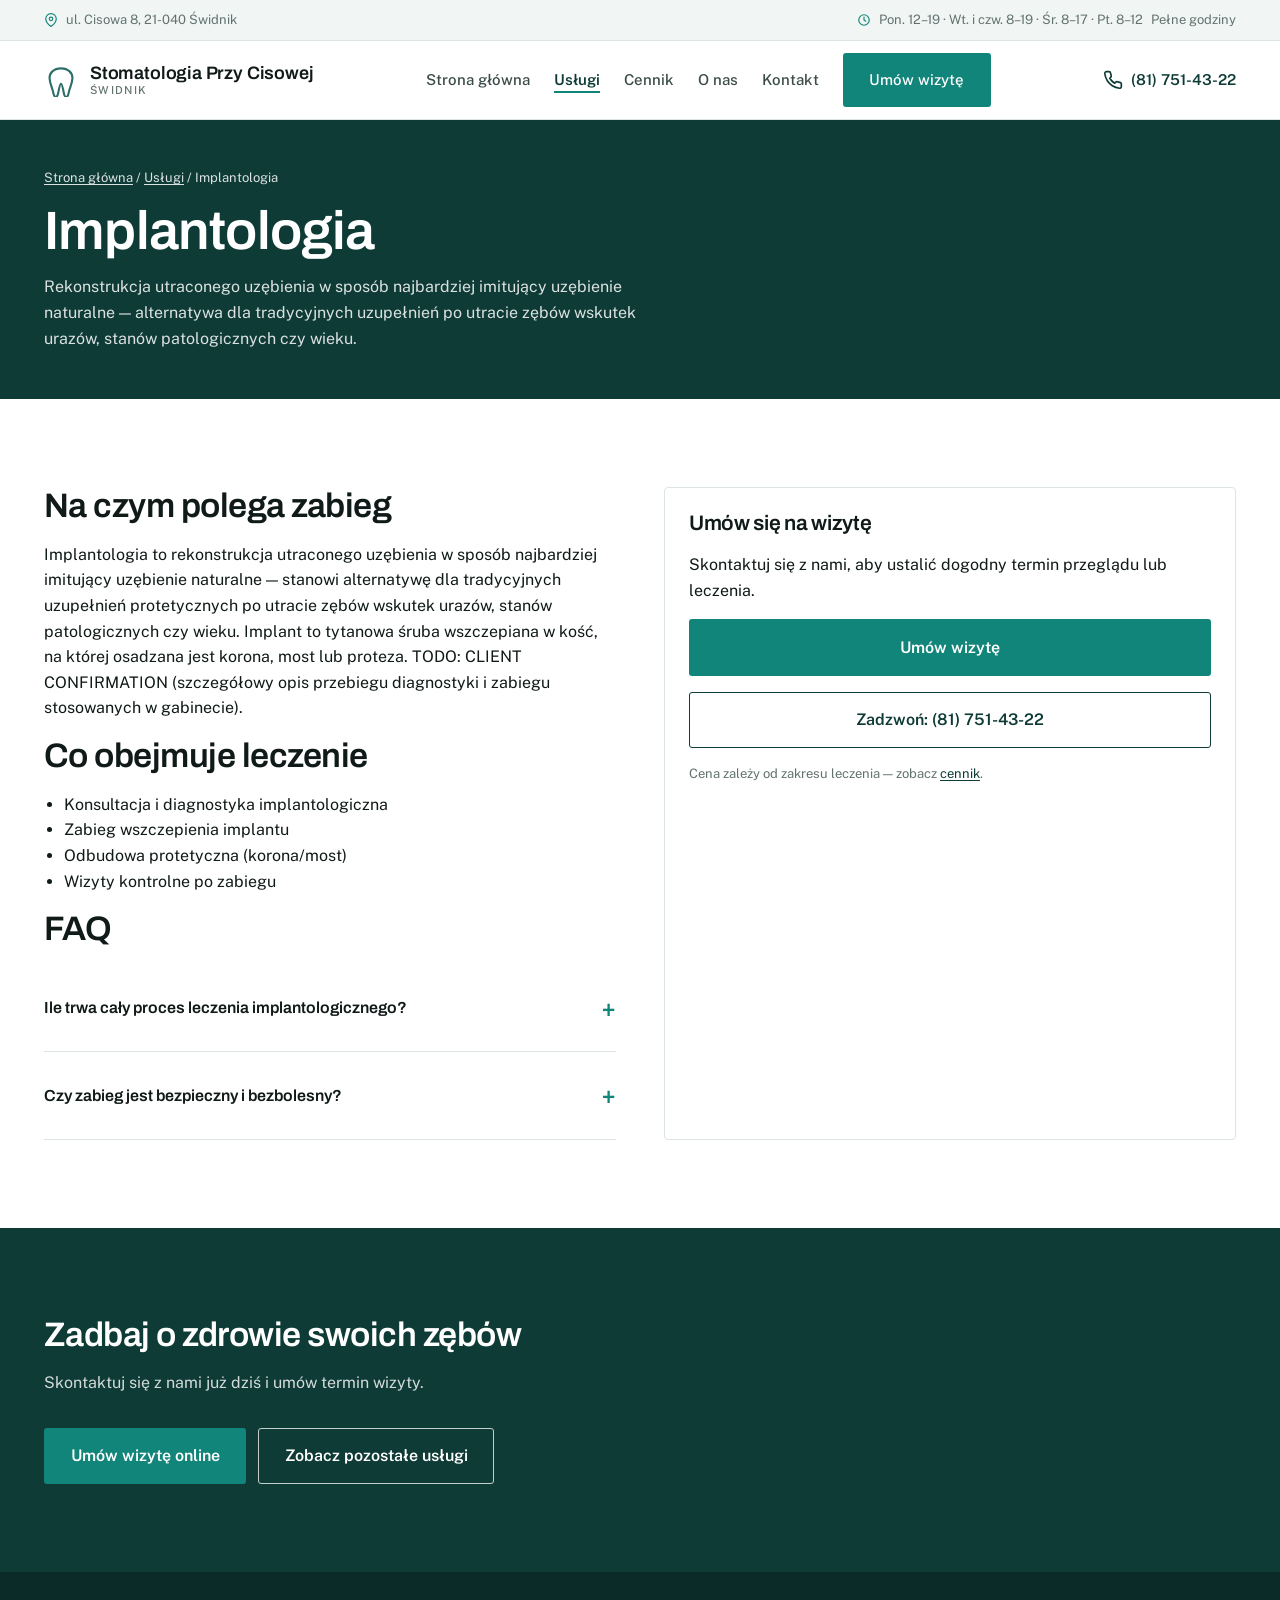
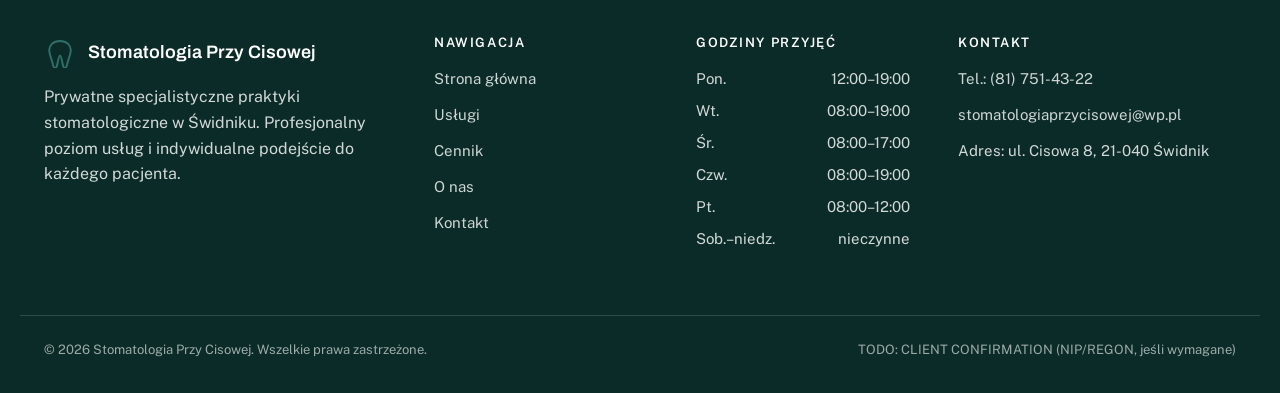
<file: uslugi/implantologia.html>
<!DOCTYPE html>
<html lang="pl">
<head>
<meta charset="UTF-8">
<meta name="viewport" content="width=device-width, initial-scale=1.0">
<title>Implantologia — Stomatologia Przy Cisowej</title>
<meta name="description" content="Implantologia w Świdniku — rekonstrukcja utraconego uzębienia w sposób najbardziej imitujący uzębienie naturalne. Stomatologia Przy Cisowej, ul. Cisowa 8.">
<link rel="canonical" href="https://www.stomatologia-cisowa.pl/uslugi/implantologia.html">
<meta property="og:type" content="website">
<meta property="og:title" content="Implantologia — Stomatologia Przy Cisowej">
<meta property="og:description" content="Trwałe uzupełnienie braków zębowych implantami.">
<meta property="og:url" content="https://www.stomatologia-cisowa.pl/uslugi/implantologia.html">
<meta property="og:locale" content="pl_PL">
<link rel="icon" href="../favicon.svg" type="image/svg+xml">
<link rel="preconnect" href="https://fonts.googleapis.com">
<link rel="preconnect" href="https://fonts.gstatic.com" crossorigin>
<link rel="stylesheet" href="https://fonts.googleapis.com/css2?family=Archivo:wght@500;600&family=Public+Sans:wght@400;500;600&display=swap">
<link rel="stylesheet" href="../css/style.css">
</head>
<body>
<a class="skip-link" href="#main">Przejdź do treści</a>

<div class="topbar">
  <div class="container topbar-inner">
    <span class="topbar-item topbar-address">
      <svg width="14" height="14" viewBox="0 0 24 24" fill="none" stroke="currentColor" stroke-width="2" stroke-linecap="round" stroke-linejoin="round" aria-hidden="true"><path d="M21 10c0 7-9 13-9 13s-9-6-9-13a9 9 0 0 1 18 0z"/><circle cx="12" cy="10" r="3"/></svg>
      ul. Cisowa 8, 21-040 Świdnik
    </span>
    <span class="topbar-item">
      <svg width="14" height="14" viewBox="0 0 24 24" fill="none" stroke="currentColor" stroke-width="2" stroke-linecap="round" stroke-linejoin="round" aria-hidden="true"><circle cx="12" cy="12" r="9"/><polyline points="12 7 12 12 15 14"/></svg>
      <span class="topbar-hours">Pon. 12–19 · Wt. i czw. 8–19 · Śr. 8–17 · Pt. 8–12</span>
      <a href="../kontakt.html#godziny">Pełne godziny</a>
    </span>
  </div>
</div>

<header class="site-header">
  <div class="container header-inner">
    <a class="brand" href="../index.html">
      <img src="../images/icons/logo-mark.svg" alt="" width="34" height="34">
      <span class="brand-name">Stomatologia Przy Cisowej<small>Świdnik</small></span>
    </a>
    <nav class="main-nav" data-open="false" aria-label="Nawigacja główna">
      <ul>
        <li><a href="../index.html">Strona główna</a></li>
        <li><a href="../uslugi.html" aria-current="page">Usługi</a></li>
        <li><a href="../cennik.html">Cennik</a></li>
        <li><a href="../o-nas.html">O nas</a></li>
        <li><a href="../kontakt.html">Kontakt</a></li>
        <li><a class="btn btn-primary" href="../kontakt.html#rezerwacja">Umów wizytę</a></li>
      </ul>
    </nav>
    <div class="header-actions">
      <a class="header-phone" href="tel:+48817514322">
        <svg width="20" height="20" viewBox="0 0 24 24" fill="none" stroke="currentColor" stroke-width="2" stroke-linecap="round" stroke-linejoin="round" aria-hidden="true"><path d="M22 16.92v3a2 2 0 0 1-2.18 2 19.79 19.79 0 0 1-8.63-3.07 19.5 19.5 0 0 1-6-6 19.79 19.79 0 0 1-3.07-8.67A2 2 0 0 1 4.11 2h3a2 2 0 0 1 2 1.72c.127.96.361 1.903.7 2.81a2 2 0 0 1-.45 2.11L8.09 9.91a16 16 0 0 0 6 6l1.27-1.27a2 2 0 0 1 2.11-.45c.907.339 1.85.573 2.81.7A2 2 0 0 1 22 16.92z"/></svg>
        <span class="phone-label">(81) 751-43-22</span>
      </a>
      <button class="nav-toggle" type="button" aria-expanded="false" aria-controls="main-nav" aria-label="Otwórz menu">
        <svg width="24" height="24" viewBox="0 0 24 24" fill="none" stroke="currentColor" stroke-width="2" stroke-linecap="round" aria-hidden="true"><line x1="3" y1="6" x2="21" y2="6"/><line x1="3" y1="12" x2="21" y2="12"/><line x1="3" y1="18" x2="21" y2="18"/></svg>
      </button>
    </div>
  </div>
  <div class="nav-backdrop" data-open="false"></div>
</header>

<main id="main">

  <section class="page-hero">
    <div class="container">
      <p class="breadcrumbs"><a href="../index.html">Strona główna</a> / <a href="../uslugi.html">Usługi</a> / Implantologia</p>
      <h1>Implantologia</h1>
      <p>Rekonstrukcja utraconego uzębienia w sposób najbardziej imitujący uzębienie naturalne — alternatywa dla tradycyjnych uzupełnień po utracie zębów wskutek urazów, stanów patologicznych czy wieku.</p>
    </div>
  </section>

  <section>
    <div class="container contact-grid">
      <div>
        <h2>Na czym polega zabieg</h2>
        <p>Implantologia to rekonstrukcja utraconego uzębienia w sposób najbardziej imitujący uzębienie naturalne — stanowi alternatywę dla tradycyjnych uzupełnień protetycznych po utracie zębów wskutek urazów, stanów patologicznych czy wieku. Implant to tytanowa śruba wszczepiana w kość, na której osadzana jest korona, most lub proteza. TODO: CLIENT CONFIRMATION (szczegółowy opis przebiegu diagnostyki i zabiegu stosowanych w gabinecie).</p>
        <h2>Co obejmuje leczenie</h2>
        <ul>
          <li>Konsultacja i diagnostyka implantologiczna</li>
          <li>Zabieg wszczepienia implantu</li>
          <li>Odbudowa protetyczna (korona/most)</li>
          <li>Wizyty kontrolne po zabiegu</li>
        </ul>
        <h2 class="mt-0">FAQ</h2>
        <div class="faq-list">
          <details class="faq-item">
            <summary>Ile trwa cały proces leczenia implantologicznego?</summary>
            <p>TODO: CLIENT CONFIRMATION — orientacyjny czas od wszczepienia do odbudowy protetycznej.</p>
          </details>
          <details class="faq-item">
            <summary>Czy zabieg jest bezpieczny i bezbolesny?</summary>
            <p>TODO: CLIENT CONFIRMATION — informacja o znieczuleniu i przeciwwskazaniach.</p>
          </details>
        </div>
      </div>
      <aside class="card">
        <h3>Umów się na wizytę</h3>
        <p>Skontaktuj się z nami, aby ustalić dogodny termin przeglądu lub leczenia.</p>
        <a class="btn btn-primary btn-block" href="../kontakt.html#rezerwacja">Umów wizytę</a>
        <p style="margin-top:1rem;"><a class="btn btn-outline btn-block" href="tel:+48817514322">Zadzwoń: (81) 751-43-22</a></p>
        <p class="price-note">Cena zależy od zakresu leczenia — zobacz <a href="../cennik.html">cennik</a>.</p>
      </aside>
    </div>
  </section>

  <section class="cta-band">
    <div class="container">
      <h2>Zadbaj o zdrowie swoich zębów</h2>
      <p>Skontaktuj się z nami już dziś i umów termin wizyty.</p>
      <div class="hero-ctas">
        <a class="btn btn-primary" href="../kontakt.html#rezerwacja">Umów wizytę online</a>
        <a class="btn btn-outline-light" href="../uslugi.html">Zobacz pozostałe usługi</a>
      </div>
    </div>
  </section>

</main>

<footer class="site-footer">
  <div class="container footer-grid">
    <div>
      <div class="footer-brand">
        <img src="../images/icons/logo-mark.svg" alt="">
        <span>Stomatologia Przy Cisowej</span>
      </div>
      <p>Prywatne specjalistyczne praktyki stomatologiczne w Świdniku. Profesjonalny poziom usług i indywidualne podejście do każdego pacjenta.</p>
    </div>
    <div>
      <h4>Nawigacja</h4>
      <ul>
        <li><a href="../index.html">Strona główna</a></li>
        <li><a href="../uslugi.html">Usługi</a></li>
        <li><a href="../cennik.html">Cennik</a></li>
        <li><a href="../o-nas.html">O nas</a></li>
        <li><a href="../kontakt.html">Kontakt</a></li>
      </ul>
    </div>
    <div>
      <h4>Godziny przyjęć</h4>
      <div class="footer-hours">
        <span><span>Pon.</span><span>12:00–19:00</span></span>
        <span><span>Wt.</span><span>08:00–19:00</span></span>
        <span><span>Śr.</span><span>08:00–17:00</span></span>
        <span><span>Czw.</span><span>08:00–19:00</span></span>
        <span><span>Pt.</span><span>08:00–12:00</span></span>
        <span><span>Sob.–niedz.</span><span>nieczynne</span></span>
      </div>
    </div>
    <div>
      <h4>Kontakt</h4>
      <ul>
        <li><a href="tel:+48817514322">Tel.: (81) 751-43-22</a></li>
        <li><a href="mailto:stomatologiaprzycisowej@wp.pl">stomatologiaprzycisowej@wp.pl</a></li>
        <li>Adres: ul. Cisowa 8, 21-040 Świdnik</li>
      </ul>
    </div>
  </div>
  <div class="container footer-bottom">
    <span>&copy; <span id="year">2026</span> Stomatologia Przy Cisowej. Wszelkie prawa zastrzeżone.</span>
    <span>TODO: CLIENT CONFIRMATION (NIP/REGON, jeśli wymagane)</span>
  </div>
</footer>

<div class="mobile-bar" data-visible="false">
  <a class="btn btn-outline" href="tel:+48817514322">
    <svg width="16" height="16" viewBox="0 0 24 24" fill="none" stroke="currentColor" stroke-width="2" stroke-linecap="round" stroke-linejoin="round" aria-hidden="true"><path d="M22 16.92v3a2 2 0 0 1-2.18 2 19.79 19.79 0 0 1-8.63-3.07 19.5 19.5 0 0 1-6-6 19.79 19.79 0 0 1-3.07-8.67A2 2 0 0 1 4.11 2h3a2 2 0 0 1 2 1.72c.127.96.361 1.903.7 2.81a2 2 0 0 1-.45 2.11L8.09 9.91a16 16 0 0 0 6 6l1.27-1.27a2 2 0 0 1 2.11-.45c.907.339 1.85.573 2.81.7A2 2 0 0 1 22 16.92z"/></svg>
    Zadzwoń
  </a>
  <a class="btn btn-primary" href="../kontakt.html#rezerwacja">Umów wizytę</a>
</div>

<script src="../js/main.js"></script>
</body>
</html>
</file>
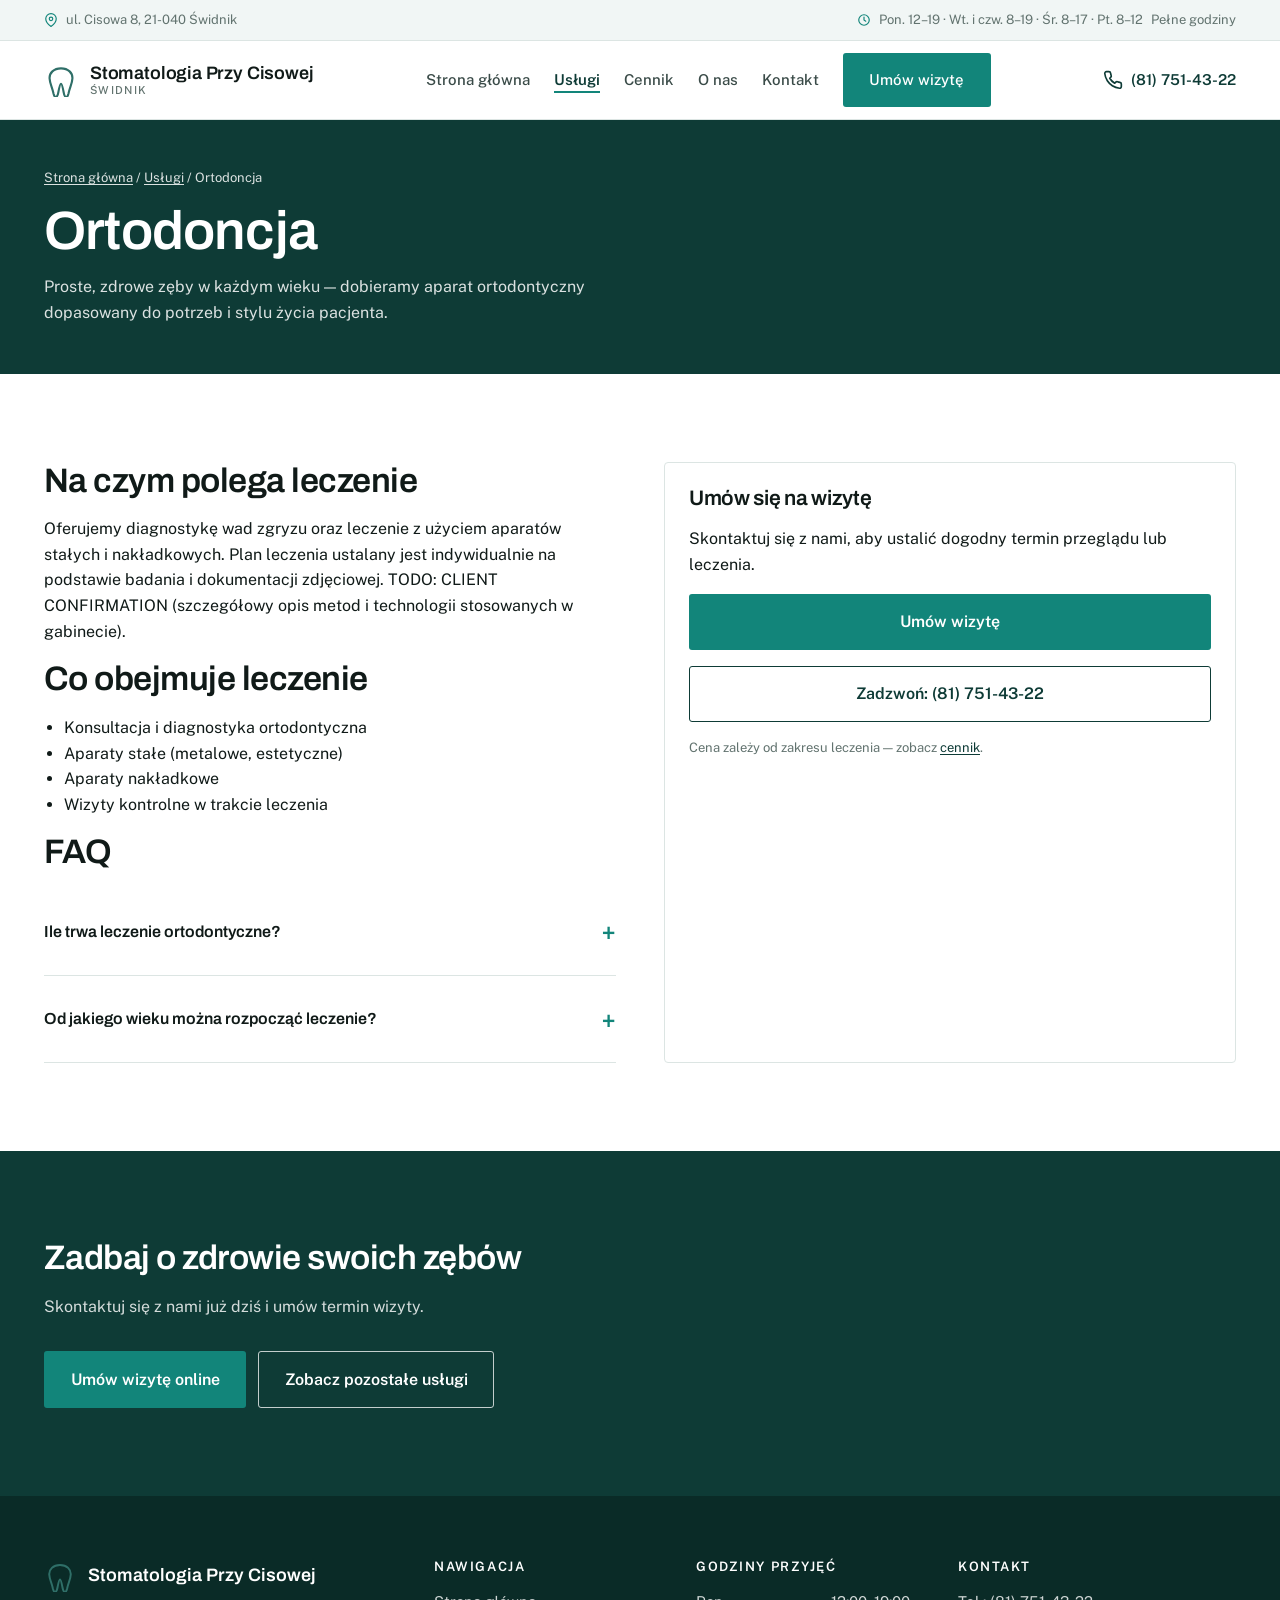
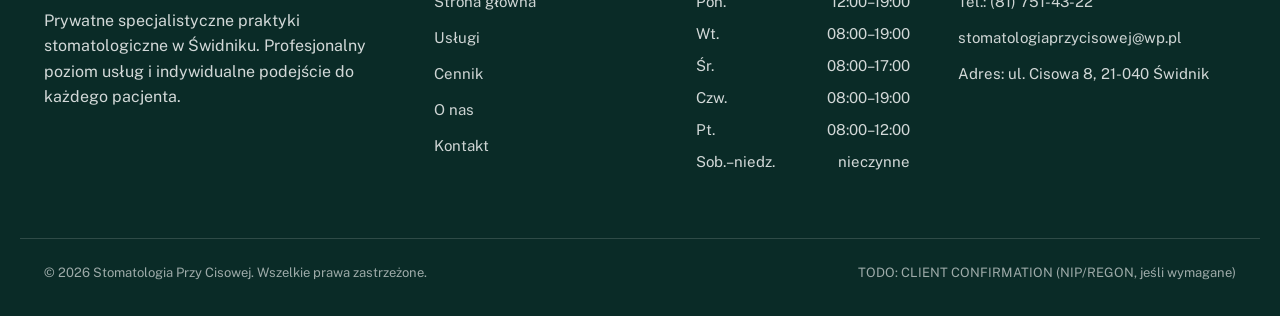
<file: uslugi/ortodoncja.html>
<!DOCTYPE html>
<html lang="pl">
<head>
<meta charset="UTF-8">
<meta name="viewport" content="width=device-width, initial-scale=1.0">
<title>Ortodoncja — Stomatologia Przy Cisowej</title>
<meta name="description" content="Aparaty stałe, nakładkowe i ruchome dla dzieci i dorosłych. Nowoczesna ortodoncja w Stomatologii Przy Cisowej. TODO: CLIENT CONFIRMATION.">
<link rel="canonical" href="https://www.stomatologia-cisowa.pl/uslugi/ortodoncja.html">
<meta property="og:type" content="website">
<meta property="og:title" content="Ortodoncja — Stomatologia Przy Cisowej">
<meta property="og:description" content="Aparaty stałe, nakładkowe i ruchome dla dzieci i dorosłych.">
<meta property="og:url" content="https://www.stomatologia-cisowa.pl/uslugi/ortodoncja.html">
<meta property="og:locale" content="pl_PL">
<link rel="icon" href="../favicon.svg" type="image/svg+xml">
<link rel="preconnect" href="https://fonts.googleapis.com">
<link rel="preconnect" href="https://fonts.gstatic.com" crossorigin>
<link rel="stylesheet" href="https://fonts.googleapis.com/css2?family=Archivo:wght@500;600&family=Public+Sans:wght@400;500;600&display=swap">
<link rel="stylesheet" href="../css/style.css">
</head>
<body>
<a class="skip-link" href="#main">Przejdź do treści</a>

<div class="topbar">
  <div class="container topbar-inner">
    <span class="topbar-item topbar-address">
      <svg width="14" height="14" viewBox="0 0 24 24" fill="none" stroke="currentColor" stroke-width="2" stroke-linecap="round" stroke-linejoin="round" aria-hidden="true"><path d="M21 10c0 7-9 13-9 13s-9-6-9-13a9 9 0 0 1 18 0z"/><circle cx="12" cy="10" r="3"/></svg>
      ul. Cisowa 8, 21-040 Świdnik
    </span>
    <span class="topbar-item">
      <svg width="14" height="14" viewBox="0 0 24 24" fill="none" stroke="currentColor" stroke-width="2" stroke-linecap="round" stroke-linejoin="round" aria-hidden="true"><circle cx="12" cy="12" r="9"/><polyline points="12 7 12 12 15 14"/></svg>
      <span class="topbar-hours">Pon. 12–19 · Wt. i czw. 8–19 · Śr. 8–17 · Pt. 8–12</span>
      <a href="../kontakt.html#godziny">Pełne godziny</a>
    </span>
  </div>
</div>

<header class="site-header">
  <div class="container header-inner">
    <a class="brand" href="../index.html">
      <img src="../images/icons/logo-mark.svg" alt="" width="34" height="34">
      <span class="brand-name">Stomatologia Przy Cisowej<small>Świdnik</small></span>
    </a>
    <nav class="main-nav" data-open="false" aria-label="Nawigacja główna">
      <ul>
        <li><a href="../index.html">Strona główna</a></li>
        <li><a href="../uslugi.html" aria-current="page">Usługi</a></li>
        <li><a href="../cennik.html">Cennik</a></li>
        <li><a href="../o-nas.html">O nas</a></li>
        <li><a href="../kontakt.html">Kontakt</a></li>
        <li><a class="btn btn-primary" href="../kontakt.html#rezerwacja">Umów wizytę</a></li>
      </ul>
    </nav>
    <div class="header-actions">
      <a class="header-phone" href="tel:+48817514322">
        <svg width="20" height="20" viewBox="0 0 24 24" fill="none" stroke="currentColor" stroke-width="2" stroke-linecap="round" stroke-linejoin="round" aria-hidden="true"><path d="M22 16.92v3a2 2 0 0 1-2.18 2 19.79 19.79 0 0 1-8.63-3.07 19.5 19.5 0 0 1-6-6 19.79 19.79 0 0 1-3.07-8.67A2 2 0 0 1 4.11 2h3a2 2 0 0 1 2 1.72c.127.96.361 1.903.7 2.81a2 2 0 0 1-.45 2.11L8.09 9.91a16 16 0 0 0 6 6l1.27-1.27a2 2 0 0 1 2.11-.45c.907.339 1.85.573 2.81.7A2 2 0 0 1 22 16.92z"/></svg>
        <span class="phone-label">(81) 751-43-22</span>
      </a>
      <button class="nav-toggle" type="button" aria-expanded="false" aria-controls="main-nav" aria-label="Otwórz menu">
        <svg width="24" height="24" viewBox="0 0 24 24" fill="none" stroke="currentColor" stroke-width="2" stroke-linecap="round" aria-hidden="true"><line x1="3" y1="6" x2="21" y2="6"/><line x1="3" y1="12" x2="21" y2="12"/><line x1="3" y1="18" x2="21" y2="18"/></svg>
      </button>
    </div>
  </div>
  <div class="nav-backdrop" data-open="false"></div>
</header>

<main id="main">

  <section class="page-hero">
    <div class="container">
      <p class="breadcrumbs"><a href="../index.html">Strona główna</a> / <a href="../uslugi.html">Usługi</a> / Ortodoncja</p>
      <h1>Ortodoncja</h1>
      <p>Proste, zdrowe zęby w każdym wieku — dobieramy aparat ortodontyczny dopasowany do potrzeb i stylu życia pacjenta.</p>
    </div>
  </section>

  <section>
    <div class="container contact-grid">
      <div>
        <h2>Na czym polega leczenie</h2>
        <p>Oferujemy diagnostykę wad zgryzu oraz leczenie z użyciem aparatów stałych i nakładkowych. Plan leczenia ustalany jest indywidualnie na podstawie badania i dokumentacji zdjęciowej. TODO: CLIENT CONFIRMATION (szczegółowy opis metod i technologii stosowanych w gabinecie).</p>
        <h2>Co obejmuje leczenie</h2>
        <ul>
          <li>Konsultacja i diagnostyka ortodontyczna</li>
          <li>Aparaty stałe (metalowe, estetyczne)</li>
          <li>Aparaty nakładkowe</li>
          <li>Wizyty kontrolne w trakcie leczenia</li>
        </ul>
        <h2 class="mt-0">FAQ</h2>
        <div class="faq-list">
          <details class="faq-item">
            <summary>Ile trwa leczenie ortodontyczne?</summary>
            <p>TODO: CLIENT CONFIRMATION — orientacyjny czas leczenia zależny od przypadku.</p>
          </details>
          <details class="faq-item">
            <summary>Od jakiego wieku można rozpocząć leczenie?</summary>
            <p>TODO: CLIENT CONFIRMATION — zalecany wiek rozpoczęcia konsultacji ortodontycznej.</p>
          </details>
        </div>
      </div>
      <aside class="card">
        <h3>Umów się na wizytę</h3>
        <p>Skontaktuj się z nami, aby ustalić dogodny termin przeglądu lub leczenia.</p>
        <a class="btn btn-primary btn-block" href="../kontakt.html#rezerwacja">Umów wizytę</a>
        <p style="margin-top:1rem;"><a class="btn btn-outline btn-block" href="tel:+48817514322">Zadzwoń: (81) 751-43-22</a></p>
        <p class="price-note">Cena zależy od zakresu leczenia — zobacz <a href="../cennik.html">cennik</a>.</p>
      </aside>
    </div>
  </section>

  <section class="cta-band">
    <div class="container">
      <h2>Zadbaj o zdrowie swoich zębów</h2>
      <p>Skontaktuj się z nami już dziś i umów termin wizyty.</p>
      <div class="hero-ctas">
        <a class="btn btn-primary" href="../kontakt.html#rezerwacja">Umów wizytę online</a>
        <a class="btn btn-outline-light" href="../uslugi.html">Zobacz pozostałe usługi</a>
      </div>
    </div>
  </section>

</main>

<footer class="site-footer">
  <div class="container footer-grid">
    <div>
      <div class="footer-brand">
        <img src="../images/icons/logo-mark.svg" alt="">
        <span>Stomatologia Przy Cisowej</span>
      </div>
      <p>Prywatne specjalistyczne praktyki stomatologiczne w Świdniku. Profesjonalny poziom usług i indywidualne podejście do każdego pacjenta.</p>
    </div>
    <div>
      <h4>Nawigacja</h4>
      <ul>
        <li><a href="../index.html">Strona główna</a></li>
        <li><a href="../uslugi.html">Usługi</a></li>
        <li><a href="../cennik.html">Cennik</a></li>
        <li><a href="../o-nas.html">O nas</a></li>
        <li><a href="../kontakt.html">Kontakt</a></li>
      </ul>
    </div>
    <div>
      <h4>Godziny przyjęć</h4>
      <div class="footer-hours">
        <span><span>Pon.</span><span>12:00–19:00</span></span>
        <span><span>Wt.</span><span>08:00–19:00</span></span>
        <span><span>Śr.</span><span>08:00–17:00</span></span>
        <span><span>Czw.</span><span>08:00–19:00</span></span>
        <span><span>Pt.</span><span>08:00–12:00</span></span>
        <span><span>Sob.–niedz.</span><span>nieczynne</span></span>
      </div>
    </div>
    <div>
      <h4>Kontakt</h4>
      <ul>
        <li><a href="tel:+48817514322">Tel.: (81) 751-43-22</a></li>
        <li><a href="mailto:stomatologiaprzycisowej@wp.pl">stomatologiaprzycisowej@wp.pl</a></li>
        <li>Adres: ul. Cisowa 8, 21-040 Świdnik</li>
      </ul>
    </div>
  </div>
  <div class="container footer-bottom">
    <span>&copy; <span id="year">2026</span> Stomatologia Przy Cisowej. Wszelkie prawa zastrzeżone.</span>
    <span>TODO: CLIENT CONFIRMATION (NIP/REGON, jeśli wymagane)</span>
  </div>
</footer>

<div class="mobile-bar" data-visible="false">
  <a class="btn btn-outline" href="tel:+48817514322">
    <svg width="16" height="16" viewBox="0 0 24 24" fill="none" stroke="currentColor" stroke-width="2" stroke-linecap="round" stroke-linejoin="round" aria-hidden="true"><path d="M22 16.92v3a2 2 0 0 1-2.18 2 19.79 19.79 0 0 1-8.63-3.07 19.5 19.5 0 0 1-6-6 19.79 19.79 0 0 1-3.07-8.67A2 2 0 0 1 4.11 2h3a2 2 0 0 1 2 1.72c.127.96.361 1.903.7 2.81a2 2 0 0 1-.45 2.11L8.09 9.91a16 16 0 0 0 6 6l1.27-1.27a2 2 0 0 1 2.11-.45c.907.339 1.85.573 2.81.7A2 2 0 0 1 22 16.92z"/></svg>
    Zadzwoń
  </a>
  <a class="btn btn-primary" href="../kontakt.html#rezerwacja">Umów wizytę</a>
</div>

<script src="../js/main.js"></script>
</body>
</html>
</file>
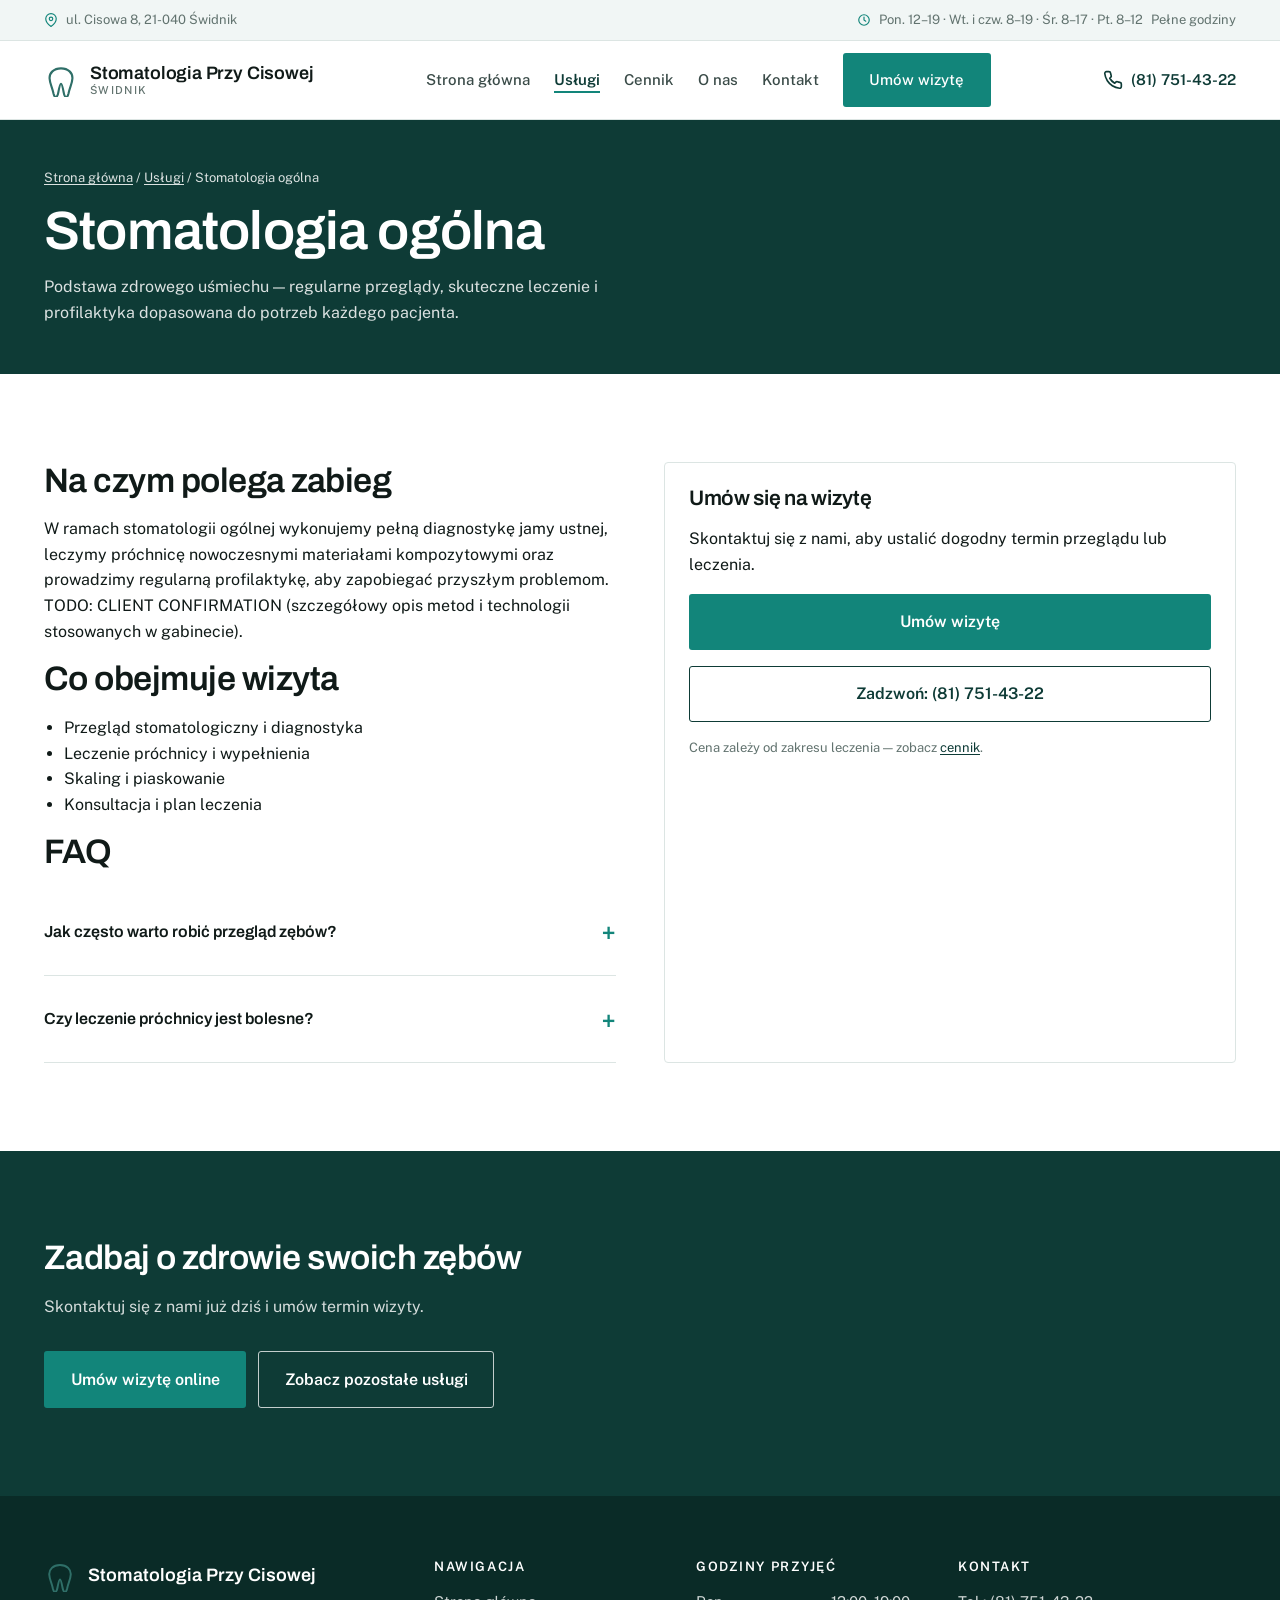
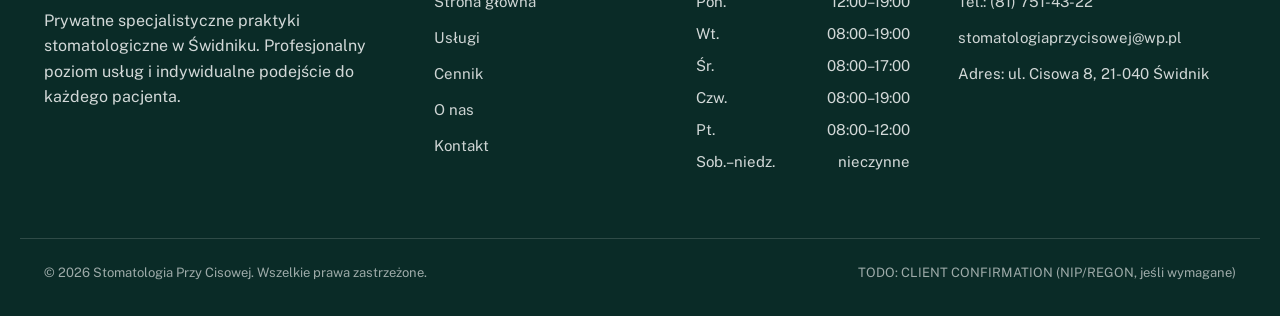
<file: uslugi/stomatologia-ogolna.html>
<!DOCTYPE html>
<html lang="pl">
<head>
<meta charset="UTF-8">
<meta name="viewport" content="width=device-width, initial-scale=1.0">
<title>Stomatologia ogólna — Stomatologia Przy Cisowej</title>
<meta name="description" content="Przeglądy, leczenie próchnicy, wypełnienia i profilaktyka. Kompleksowa stomatologia ogólna dla całej rodziny. TODO: CLIENT CONFIRMATION.">
<link rel="canonical" href="https://www.stomatologia-cisowa.pl/uslugi/stomatologia-ogolna.html">
<meta property="og:type" content="website">
<meta property="og:title" content="Stomatologia ogólna — Stomatologia Przy Cisowej">
<meta property="og:description" content="Przeglądy, leczenie próchnicy, wypełnienia i profilaktyka dla całej rodziny.">
<meta property="og:url" content="https://www.stomatologia-cisowa.pl/uslugi/stomatologia-ogolna.html">
<meta property="og:locale" content="pl_PL">
<link rel="icon" href="../favicon.svg" type="image/svg+xml">
<link rel="preconnect" href="https://fonts.googleapis.com">
<link rel="preconnect" href="https://fonts.gstatic.com" crossorigin>
<link rel="stylesheet" href="https://fonts.googleapis.com/css2?family=Archivo:wght@500;600&family=Public+Sans:wght@400;500;600&display=swap">
<link rel="stylesheet" href="../css/style.css">
</head>
<body>
<a class="skip-link" href="#main">Przejdź do treści</a>

<div class="topbar">
  <div class="container topbar-inner">
    <span class="topbar-item topbar-address">
      <svg width="14" height="14" viewBox="0 0 24 24" fill="none" stroke="currentColor" stroke-width="2" stroke-linecap="round" stroke-linejoin="round" aria-hidden="true"><path d="M21 10c0 7-9 13-9 13s-9-6-9-13a9 9 0 0 1 18 0z"/><circle cx="12" cy="10" r="3"/></svg>
      ul. Cisowa 8, 21-040 Świdnik
    </span>
    <span class="topbar-item">
      <svg width="14" height="14" viewBox="0 0 24 24" fill="none" stroke="currentColor" stroke-width="2" stroke-linecap="round" stroke-linejoin="round" aria-hidden="true"><circle cx="12" cy="12" r="9"/><polyline points="12 7 12 12 15 14"/></svg>
      <span class="topbar-hours">Pon. 12–19 · Wt. i czw. 8–19 · Śr. 8–17 · Pt. 8–12</span>
      <a href="../kontakt.html#godziny">Pełne godziny</a>
    </span>
  </div>
</div>

<header class="site-header">
  <div class="container header-inner">
    <a class="brand" href="../index.html">
      <img src="../images/icons/logo-mark.svg" alt="" width="34" height="34">
      <span class="brand-name">Stomatologia Przy Cisowej<small>Świdnik</small></span>
    </a>
    <nav class="main-nav" data-open="false" aria-label="Nawigacja główna">
      <ul>
        <li><a href="../index.html">Strona główna</a></li>
        <li><a href="../uslugi.html" aria-current="page">Usługi</a></li>
        <li><a href="../cennik.html">Cennik</a></li>
        <li><a href="../o-nas.html">O nas</a></li>
        <li><a href="../kontakt.html">Kontakt</a></li>
        <li><a class="btn btn-primary" href="../kontakt.html#rezerwacja">Umów wizytę</a></li>
      </ul>
    </nav>
    <div class="header-actions">
      <a class="header-phone" href="tel:+48817514322">
        <svg width="20" height="20" viewBox="0 0 24 24" fill="none" stroke="currentColor" stroke-width="2" stroke-linecap="round" stroke-linejoin="round" aria-hidden="true"><path d="M22 16.92v3a2 2 0 0 1-2.18 2 19.79 19.79 0 0 1-8.63-3.07 19.5 19.5 0 0 1-6-6 19.79 19.79 0 0 1-3.07-8.67A2 2 0 0 1 4.11 2h3a2 2 0 0 1 2 1.72c.127.96.361 1.903.7 2.81a2 2 0 0 1-.45 2.11L8.09 9.91a16 16 0 0 0 6 6l1.27-1.27a2 2 0 0 1 2.11-.45c.907.339 1.85.573 2.81.7A2 2 0 0 1 22 16.92z"/></svg>
        <span class="phone-label">(81) 751-43-22</span>
      </a>
      <button class="nav-toggle" type="button" aria-expanded="false" aria-controls="main-nav" aria-label="Otwórz menu">
        <svg width="24" height="24" viewBox="0 0 24 24" fill="none" stroke="currentColor" stroke-width="2" stroke-linecap="round" aria-hidden="true"><line x1="3" y1="6" x2="21" y2="6"/><line x1="3" y1="12" x2="21" y2="12"/><line x1="3" y1="18" x2="21" y2="18"/></svg>
      </button>
    </div>
  </div>
  <div class="nav-backdrop" data-open="false"></div>
</header>

<main id="main">

  <section class="page-hero">
    <div class="container">
      <p class="breadcrumbs"><a href="../index.html">Strona główna</a> / <a href="../uslugi.html">Usługi</a> / Stomatologia ogólna</p>
      <h1>Stomatologia ogólna</h1>
      <p>Podstawa zdrowego uśmiechu — regularne przeglądy, skuteczne leczenie i profilaktyka dopasowana do potrzeb każdego pacjenta.</p>
    </div>
  </section>

  <section>
    <div class="container contact-grid">
      <div>
        <h2>Na czym polega zabieg</h2>
        <p>W ramach stomatologii ogólnej wykonujemy pełną diagnostykę jamy ustnej, leczymy próchnicę nowoczesnymi materiałami kompozytowymi oraz prowadzimy regularną profilaktykę, aby zapobiegać przyszłym problemom. TODO: CLIENT CONFIRMATION (szczegółowy opis metod i technologii stosowanych w gabinecie).</p>
        <h2>Co obejmuje wizyta</h2>
        <ul>
          <li>Przegląd stomatologiczny i diagnostyka</li>
          <li>Leczenie próchnicy i wypełnienia</li>
          <li>Skaling i piaskowanie</li>
          <li>Konsultacja i plan leczenia</li>
        </ul>
        <h2 class="mt-0">FAQ</h2>
        <div class="faq-list">
          <details class="faq-item">
            <summary>Jak często warto robić przegląd zębów?</summary>
            <p>TODO: CLIENT CONFIRMATION — zalecana częstotliwość wizyt kontrolnych.</p>
          </details>
          <details class="faq-item">
            <summary>Czy leczenie próchnicy jest bolesne?</summary>
            <p>TODO: CLIENT CONFIRMATION — informacja o znieczuleniu i komforcie zabiegu.</p>
          </details>
        </div>
      </div>
      <aside class="card">
        <h3>Umów się na wizytę</h3>
        <p>Skontaktuj się z nami, aby ustalić dogodny termin przeglądu lub leczenia.</p>
        <a class="btn btn-primary btn-block" href="../kontakt.html#rezerwacja">Umów wizytę</a>
        <p style="margin-top:1rem;"><a class="btn btn-outline btn-block" href="tel:+48817514322">Zadzwoń: (81) 751-43-22</a></p>
        <p class="price-note">Cena zależy od zakresu leczenia — zobacz <a href="../cennik.html">cennik</a>.</p>
      </aside>
    </div>
  </section>

  <section class="cta-band">
    <div class="container">
      <h2>Zadbaj o zdrowie swoich zębów</h2>
      <p>Skontaktuj się z nami już dziś i umów termin wizyty.</p>
      <div class="hero-ctas">
        <a class="btn btn-primary" href="../kontakt.html#rezerwacja">Umów wizytę online</a>
        <a class="btn btn-outline-light" href="../uslugi.html">Zobacz pozostałe usługi</a>
      </div>
    </div>
  </section>

</main>

<footer class="site-footer">
  <div class="container footer-grid">
    <div>
      <div class="footer-brand">
        <img src="../images/icons/logo-mark.svg" alt="">
        <span>Stomatologia Przy Cisowej</span>
      </div>
      <p>Prywatne specjalistyczne praktyki stomatologiczne w Świdniku. Profesjonalny poziom usług i indywidualne podejście do każdego pacjenta.</p>
    </div>
    <div>
      <h4>Nawigacja</h4>
      <ul>
        <li><a href="../index.html">Strona główna</a></li>
        <li><a href="../uslugi.html">Usługi</a></li>
        <li><a href="../cennik.html">Cennik</a></li>
        <li><a href="../o-nas.html">O nas</a></li>
        <li><a href="../kontakt.html">Kontakt</a></li>
      </ul>
    </div>
    <div>
      <h4>Godziny przyjęć</h4>
      <div class="footer-hours">
        <span><span>Pon.</span><span>12:00–19:00</span></span>
        <span><span>Wt.</span><span>08:00–19:00</span></span>
        <span><span>Śr.</span><span>08:00–17:00</span></span>
        <span><span>Czw.</span><span>08:00–19:00</span></span>
        <span><span>Pt.</span><span>08:00–12:00</span></span>
        <span><span>Sob.–niedz.</span><span>nieczynne</span></span>
      </div>
    </div>
    <div>
      <h4>Kontakt</h4>
      <ul>
        <li><a href="tel:+48817514322">Tel.: (81) 751-43-22</a></li>
        <li><a href="mailto:stomatologiaprzycisowej@wp.pl">stomatologiaprzycisowej@wp.pl</a></li>
        <li>Adres: ul. Cisowa 8, 21-040 Świdnik</li>
      </ul>
    </div>
  </div>
  <div class="container footer-bottom">
    <span>&copy; <span id="year">2026</span> Stomatologia Przy Cisowej. Wszelkie prawa zastrzeżone.</span>
    <span>TODO: CLIENT CONFIRMATION (NIP/REGON, jeśli wymagane)</span>
  </div>
</footer>

<div class="mobile-bar" data-visible="false">
  <a class="btn btn-outline" href="tel:+48817514322">
    <svg width="16" height="16" viewBox="0 0 24 24" fill="none" stroke="currentColor" stroke-width="2" stroke-linecap="round" stroke-linejoin="round" aria-hidden="true"><path d="M22 16.92v3a2 2 0 0 1-2.18 2 19.79 19.79 0 0 1-8.63-3.07 19.5 19.5 0 0 1-6-6 19.79 19.79 0 0 1-3.07-8.67A2 2 0 0 1 4.11 2h3a2 2 0 0 1 2 1.72c.127.96.361 1.903.7 2.81a2 2 0 0 1-.45 2.11L8.09 9.91a16 16 0 0 0 6 6l1.27-1.27a2 2 0 0 1 2.11-.45c.907.339 1.85.573 2.81.7A2 2 0 0 1 22 16.92z"/></svg>
    Zadzwoń
  </a>
  <a class="btn btn-primary" href="../kontakt.html#rezerwacja">Umów wizytę</a>
</div>

<script src="../js/main.js"></script>
</body>
</html>
</file>
<file: css/style.css>
/* ==========================================================================
   Stomatologia Przy Cisowej — Design Tokens & Base
   Kierunek: "Klinicznie czysto" — biel, włoskowe linie, jeden kolor akcji.
   ========================================================================== */

:root {
  /* Colors */
  --color-primary: #0E3B36;
  --color-primary-dark: #0A2B27;
  --color-primary-light: #E4EEEB;
  --color-accent: #12857A;
  --color-accent-dark: #0E6B62;
  --color-bg: #ffffff;
  --color-bg-alt: #F1F6F5;
  --color-text: #101A18;
  --color-text-soft: #3A4B48;
  --color-text-muted: #62736F;
  --color-border: #DCE5E3;
  --color-success: #2F7A4F;

  /* Type */
  --font-display: "Archivo", system-ui, -apple-system, "Segoe UI", Roboto, Arial, sans-serif;
  --font-base: "Public Sans", system-ui, -apple-system, "Segoe UI", Roboto, Helvetica, Arial, sans-serif;
  --fs-xs: 0.8125rem;
  --fs-sm: 0.9375rem;
  --fs-base: 1rem;
  --fs-md: 1.125rem;
  --fs-lg: 1.3125rem;
  --fs-xl: 1.625rem;
  --fs-2xl: 2.125rem;
  --fs-3xl: clamp(2.125rem, 1.2rem + 3.6vw, 3.375rem);

  /* Spacing */
  --space-1: 0.25rem;
  --space-2: 0.5rem;
  --space-3: 0.75rem;
  --space-4: 1rem;
  --space-5: 1.5rem;
  --space-6: 2rem;
  --space-7: 3rem;
  --space-8: 4rem;
  --space-9: 5.5rem;

  /* Misc */
  --radius-sm: 3px;
  --radius-md: 4px;
  --container-w: 1240px;
  --shadow-sm: 0 1px 2px rgba(10, 43, 39, 0.06);
  --shadow-md: 0 18px 40px rgba(14, 59, 54, 0.16);
}

*, *::before, *::after { box-sizing: border-box; }

html { scroll-behavior: smooth; }

@media (prefers-reduced-motion: reduce) {
  html { scroll-behavior: auto; }
  *, *::before, *::after {
    animation-duration: 0.01ms !important;
    animation-iteration-count: 1 !important;
    transition-duration: 0.01ms !important;
  }
}

body {
  margin: 0;
  font-family: var(--font-base);
  font-size: var(--fs-base);
  line-height: 1.6;
  color: var(--color-text);
  background: var(--color-bg);
  -webkit-font-smoothing: antialiased;
}

img { max-width: 100%; display: block; height: auto; }

h1, h2, h3, h4 {
  margin: 0 0 var(--space-4);
  font-family: var(--font-display);
  line-height: 1.14;
  font-weight: 600;
  letter-spacing: -0.015em;
  color: var(--color-text);
  text-wrap: balance;
}

h1 { font-size: var(--fs-3xl); }
h2 { font-size: var(--fs-2xl); }
h3 { font-size: var(--fs-lg); }
h4 { font-size: var(--fs-md); }

p { margin: 0 0 var(--space-4); }
p:last-child { margin-bottom: 0; }

a { color: var(--color-primary); text-decoration-thickness: 1px; text-underline-offset: 2px; }
a:hover { color: var(--color-accent); }

ul, ol { padding-left: 1.25rem; }

.num, .stat, .price { font-variant-numeric: tabular-nums; }

:focus-visible {
  outline: 3px solid var(--color-accent);
  outline-offset: 2px;
}

.container {
  width: 100%;
  max-width: var(--container-w);
  margin-inline: auto;
  padding-inline: var(--space-5);
}

.visually-hidden {
  position: absolute;
  width: 1px; height: 1px;
  overflow: hidden;
  clip: rect(0 0 0 0);
  white-space: nowrap;
}

.skip-link {
  position: absolute;
  top: -100px;
  left: var(--space-4);
  background: var(--color-primary);
  color: #fff;
  padding: var(--space-3) var(--space-5);
  border-radius: var(--radius-sm);
  z-index: 1000;
  transition: top 0.15s ease;
}
.skip-link:focus { top: var(--space-4); }

section { padding-block: var(--space-9); }
section.tight { padding-block: var(--space-6); }

@media (max-width: 700px) {
  section { padding-block: var(--space-7); }
}

.section-header {
  max-width: 46rem;
  margin: 0 0 var(--space-7);
}
.section-header h2 { margin-bottom: var(--space-3); }
.section-header p { color: var(--color-text-soft); font-size: var(--fs-md); }

.eyebrow {
  display: inline-block;
  color: var(--color-text-muted);
  font-weight: 600;
  font-size: var(--fs-xs);
  letter-spacing: 0.14em;
  text-transform: uppercase;
  margin-bottom: var(--space-3);
}

/* Nagłówek sekcji z linkiem po prawej */
.section-head-row {
  display: flex;
  justify-content: space-between;
  align-items: flex-end;
  gap: var(--space-6);
  margin-bottom: var(--space-7);
  flex-wrap: wrap;
}
.section-head-row .section-header { margin-bottom: 0; }

.link-arrow {
  display: inline-flex;
  align-items: center;
  gap: var(--space-2);
  font-weight: 600;
  font-size: var(--fs-sm);
  color: var(--color-primary);
  text-decoration: none;
  border-bottom: 2px solid var(--color-primary);
  padding-bottom: 3px;
  white-space: nowrap;
}
.link-arrow:hover { color: var(--color-accent); border-color: var(--color-accent); }

.bg-alt { background: var(--color-bg-alt); }
.bordered-top { border-top: 1px solid var(--color-border); }
.bordered-bottom { border-bottom: 1px solid var(--color-border); }

/* ==========================================================================
   Buttons / CTA
   ========================================================================== */

.btn {
  display: inline-flex;
  align-items: center;
  justify-content: center;
  gap: var(--space-2);
  padding: 0.9rem 1.6rem;
  border-radius: var(--radius-sm);
  font-weight: 600;
  font-size: var(--fs-base);
  text-decoration: none;
  border: 1.5px solid transparent;
  cursor: pointer;
  transition: background-color 0.15s ease, color 0.15s ease, border-color 0.15s ease;
  min-height: 48px;
}

.btn-primary {
  background: var(--color-accent);
  color: #fff;
}
.btn-primary:hover { background: var(--color-accent-dark); color: #fff; }

.btn-outline {
  background: transparent;
  border-color: var(--color-primary);
  color: var(--color-primary);
}
.btn-outline:hover { background: var(--color-primary); color: #fff; }

.btn-outline-light {
  background: transparent;
  border-color: rgba(255,255,255,0.75);
  color: #fff;
}
.btn-outline-light:hover { background: #fff; color: var(--color-primary); }

.btn-block { width: 100%; }

/* ==========================================================================
   Pasek informacyjny nad nagłówkiem
   ========================================================================== */

.topbar {
  background: var(--color-bg-alt);
  border-bottom: 1px solid var(--color-border);
  font-size: var(--fs-xs);
  color: var(--color-text-muted);
}
.topbar-inner {
  display: flex;
  justify-content: space-between;
  align-items: center;
  gap: var(--space-4);
  min-height: 40px;
  padding-block: var(--space-2);
  flex-wrap: wrap;
}
.topbar-item {
  display: inline-flex;
  align-items: center;
  gap: var(--space-2);
}
.topbar svg { color: var(--color-accent); flex-shrink: 0; }
.topbar a { color: var(--color-text-muted); text-decoration: none; }
.topbar a:hover { color: var(--color-primary); text-decoration: underline; }
.topbar .is-open { color: var(--color-success); font-weight: 600; }

@media (max-width: 760px) {
  .topbar-address { display: none; }
  .topbar-hours { display: none; }
  .topbar-inner { justify-content: center; }
  .brand-name { font-size: var(--fs-base); }
  .hero-media { height: 220px; }
}

/* ==========================================================================
   Header / Navigation
   ========================================================================== */

.site-header {
  position: sticky;
  top: 0;
  z-index: 500;
  background: #fff;
  border-bottom: 1px solid var(--color-border);
}

.header-inner {
  display: flex;
  align-items: center;
  justify-content: space-between;
  gap: var(--space-4);
  min-height: 78px;
}

.brand {
  display: flex;
  align-items: center;
  gap: var(--space-3);
  text-decoration: none;
  color: var(--color-text);
}
.brand img { width: 34px; height: 34px; }
.brand-name {
  font-family: var(--font-display);
  font-weight: 600;
  font-size: var(--fs-md);
  line-height: 1.15;
  letter-spacing: -0.01em;
}
.brand-name small {
  display: block;
  font-family: var(--font-base);
  font-weight: 500;
  font-size: 0.6875rem;
  letter-spacing: 0.12em;
  text-transform: uppercase;
  color: var(--color-text-muted);
}

.nav-toggle {
  display: none;
  background: none;
  border: 1px solid var(--color-border);
  border-radius: var(--radius-sm);
  color: var(--color-text);
  padding: var(--space-2) var(--space-3);
  cursor: pointer;
  min-height: 44px;
  min-width: 44px;
}
.nav-toggle svg { display: block; }

.main-nav ul {
  display: flex;
  align-items: center;
  gap: var(--space-5);
  list-style: none;
  margin: 0;
  padding: 0;
}
.main-nav a {
  text-decoration: none;
  color: var(--color-text-soft);
  font-weight: 500;
  font-size: var(--fs-sm);
}
.main-nav a[aria-current="page"] {
  color: var(--color-primary);
  font-weight: 600;
  border-bottom: 2px solid var(--color-accent);
  padding-bottom: 3px;
}
.main-nav a:hover { color: var(--color-primary); }
.main-nav .btn { color: #fff; }

.header-actions {
  display: flex;
  align-items: center;
  gap: var(--space-4);
}
.header-phone {
  display: flex;
  align-items: center;
  gap: var(--space-2);
  font-weight: 600;
  color: var(--color-primary);
  text-decoration: none;
  font-size: var(--fs-sm);
  white-space: nowrap;
}
.header-phone:hover { color: var(--color-accent); }

@media (max-width: 980px) {
  .nav-toggle { display: inline-flex; align-items: center; justify-content: center; }
  .main-nav {
    position: fixed;
    inset: 0 0 0 25%;
    background: #fff;
    padding: var(--space-8) var(--space-5) var(--space-5);
    transform: translateX(100%);
    transition: transform 0.2s ease;
    overflow-y: auto;
    z-index: 600;
  }
  .main-nav[data-open="true"] { transform: translateX(0); box-shadow: -12px 0 30px rgba(10,43,39,0.15); }
  .main-nav ul { flex-direction: column; align-items: stretch; gap: var(--space-5); }
  .main-nav a { font-size: var(--fs-md); }
  .main-nav a[aria-current="page"] { border-bottom: 0; }
  .header-phone span.phone-label { display: none; }
  .nav-backdrop {
    position: fixed;
    inset: 0;
    background: rgba(10,43,39,0.45);
    opacity: 0;
    pointer-events: none;
    transition: opacity 0.2s ease;
    z-index: 550;
  }
  .nav-backdrop[data-open="true"] { opacity: 1; pointer-events: auto; }
}

@media (min-width: 981px) {
  .nav-backdrop { display: none; }
}

/* ==========================================================================
   Hero — układ dzielony (tekst / zdjęcie)
   ========================================================================== */

.hero {
  position: relative;
  border-bottom: 1px solid var(--color-border);
}
.hero-inner {
  display: grid;
  grid-template-columns: minmax(0, 1fr) minmax(0, 1fr);
  align-items: stretch;
  max-width: none;
  padding-inline: 0;
}
.hero-copy {
  display: flex;
  flex-direction: column;
  align-items: flex-start;
  padding: var(--space-8) var(--space-7) var(--space-8) max(var(--space-5), calc((100vw - var(--container-w)) / 2 + var(--space-5)));
}
.hero-copy h1 { margin-bottom: var(--space-5); }
.hero p.lead {
  font-size: var(--fs-md);
  color: var(--color-text-soft);
  max-width: 34ch;
  margin-bottom: var(--space-6);
}
.hero-media {
  position: relative;
  min-height: 460px;
  background: var(--color-primary);
  overflow: hidden;
}
.hero-media img {
  width: 100%;
  height: 100%;
  object-fit: cover;
  object-position: 55% 60%;
}
.hero-ctas {
  display: flex;
  flex-wrap: wrap;
  gap: var(--space-3);
}
.hero-badges {
  display: flex;
  flex-wrap: wrap;
  gap: var(--space-2);
  margin: var(--space-6) 0 0;
  padding: 0;
  list-style: none;
}
.hero-badges li {
  border: 1px solid var(--color-border);
  border-radius: var(--radius-sm);
  padding: var(--space-2) var(--space-3);
  font-size: var(--fs-xs);
  color: var(--color-text-soft);
}

/* Karta szybkiego umówienia */
.booking-card {
  background: #fff;
  border: 1px solid var(--color-border);
  box-shadow: var(--shadow-md);
  padding: var(--space-5);
  width: min(420px, 100%);
}
.hero .booking-card {
  position: absolute;
  right: max(var(--space-5), calc((100vw - var(--container-w)) / 2 + var(--space-5)));
  bottom: var(--space-6);
  z-index: 2;
}
.booking-card .eyebrow { color: var(--color-accent); margin-bottom: var(--space-1); }
.booking-card h2 { font-size: var(--fs-lg); margin-bottom: var(--space-4); }
.booking-card .form-field { margin-bottom: var(--space-3); }
.booking-card .form-hint { margin-top: var(--space-3); }

@media (max-width: 1080px) {
  .hero-inner { grid-template-columns: 1fr; }
  .hero-copy {
    order: 2;
    padding: var(--space-7) var(--space-5) var(--space-6);
    max-width: var(--container-w);
    margin-inline: auto;
    width: 100%;
  }
  .hero-media { order: 1; min-height: 0; height: 280px; }
  .hero p.lead { max-width: 60ch; }
  .hero .booking-card {
    position: static;
    order: 3;
    margin: 0 auto var(--space-7);
    box-shadow: none;
    max-width: calc(var(--container-w) - 2 * var(--space-5));
    width: calc(100% - 2 * var(--space-5));
  }
}

.page-hero {
  background: var(--color-primary);
  color: #fff;
  padding-block: var(--space-7);
}
.page-hero h1 { color: #fff; margin-bottom: var(--space-3); }
.page-hero p { color: rgba(255,255,255,0.85); max-width: 60ch; }
.breadcrumbs {
  font-size: var(--fs-xs);
  color: rgba(255,255,255,0.75);
  margin-bottom: var(--space-3);
}
.breadcrumbs a { color: rgba(255,255,255,0.85); }
.breadcrumbs a:hover { color: #fff; }

/* ==========================================================================
   Pasek zaufania
   ========================================================================== */

.trust-strip {
  border-bottom: 1px solid var(--color-border);
  background: #fff;
}
.trust-strip ul {
  background: var(--color-border);
  border: 1px solid var(--color-border);
  display: grid;
  grid-template-columns: repeat(4, minmax(0, 1fr));
  gap: 1px;
  list-style: none;
  margin: 0;
  padding: 0;
}
.trust-strip li {
  display: flex;
  flex-direction: column;
  gap: var(--space-1);
  background: #fff;
  padding: var(--space-5) var(--space-4);
}
.trust-strip .stat {
  font-family: var(--font-display);
  font-size: var(--fs-xl);
  font-weight: 600;
  color: var(--color-primary);
  line-height: 1;
}
.trust-strip .label {
  font-size: var(--fs-xs);
  color: var(--color-text-muted);
}
.trust-strip .container { max-width: var(--container-w); }

@media (max-width: 700px) {
  .trust-strip ul { grid-template-columns: repeat(2, minmax(0, 1fr)); }
}

/* ==========================================================================
   Siatki / karty
   ========================================================================== */

.grid { display: grid; gap: var(--space-5); }
.grid-3 { grid-template-columns: repeat(3, minmax(0, 1fr)); }
.grid-2 { grid-template-columns: repeat(2, minmax(0, 1fr)); }
.grid-4 { grid-template-columns: repeat(4, minmax(0, 1fr)); }

@media (max-width: 900px) {
  .grid-3, .grid-4 { grid-template-columns: repeat(2, minmax(0, 1fr)); }
}
@media (max-width: 620px) {
  .grid-2, .grid-3, .grid-4 { grid-template-columns: 1fr; }
}

.card {
  background: #fff;
  border: 1px solid var(--color-border);
  border-radius: var(--radius-md);
  padding: var(--space-5);
  height: 100%;
}

/* Siatka usług na włoskowych liniach */
.service-grid {
  display: grid;
  grid-template-columns: repeat(3, minmax(0, 1fr));
  gap: 1px;
  background: var(--color-border);
  border: 1px solid var(--color-border);
}
@media (max-width: 900px) { .service-grid { grid-template-columns: repeat(2, minmax(0, 1fr)); } }
@media (max-width: 620px) { .service-grid { grid-template-columns: 1fr; } }

.service-card {
  display: flex;
  flex-direction: column;
  align-items: flex-start;
  gap: var(--space-3);
  background: #fff;
  padding: var(--space-6) var(--space-5);
  text-decoration: none;
  color: inherit;
  transition: background-color 0.15s ease;
}
.service-grid .service-card { border: 0; border-radius: 0; height: 100%; }
.service-card:hover { background: var(--color-bg-alt); }
.service-card:hover .link { color: var(--color-accent); }
.service-icon {
  display: flex;
  align-items: center;
  justify-content: center;
  color: var(--color-accent);
}
.service-card h3 { margin-bottom: 0; font-size: var(--fs-md); }
.service-card p { color: var(--color-text-muted); font-size: var(--fs-sm); margin-bottom: 0; }
.service-card .link { font-size: var(--fs-sm); font-weight: 600; color: var(--color-primary); margin-top: auto; padding-top: var(--space-2); }

.gallery-item {
  overflow: hidden;
  border: 1px solid var(--color-border);
}
.gallery-item img { aspect-ratio: 4/3; object-fit: cover; width: 100%; }
.gallery-caption { font-size: var(--fs-xs); color: var(--color-text-muted); margin-top: var(--space-2); }

/* ==========================================================================
   Cennik — zajawka na stronie głównej
   ========================================================================== */

.price-teaser {
  display: grid;
  grid-template-columns: minmax(0, 22rem) minmax(0, 1fr);
  gap: var(--space-8);
  align-items: start;
}
@media (max-width: 900px) { .price-teaser { grid-template-columns: 1fr; gap: var(--space-6); } }

.price-list {
  list-style: none;
  margin: 0;
  padding: 0;
  background: #fff;
  border: 1px solid var(--color-border);
}
.price-list li {
  display: flex;
  justify-content: space-between;
  align-items: center;
  gap: var(--space-4);
  padding: var(--space-4) var(--space-5);
  border-bottom: 1px solid var(--color-border);
  font-size: var(--fs-base);
}
.price-list li:last-child { border-bottom: 0; }
.price-list .price { font-weight: 600; color: var(--color-primary); white-space: nowrap; }

/* ==========================================================================
   Zespół
   ========================================================================== */

.team-card { text-align: left; }
.team-card img {
  aspect-ratio: 4/5;
  object-fit: cover;
  margin-bottom: var(--space-4);
  background: var(--color-primary-light);
}
.team-card h3 { margin-bottom: var(--space-2); font-size: var(--fs-base); }
.team-card .role { color: var(--color-text-muted); font-size: var(--fs-sm); margin-bottom: var(--space-2); }
.team-card p { color: var(--color-text-muted); font-size: var(--fs-sm); }

.team-initials {
  display: flex;
  align-items: center;
  justify-content: center;
  aspect-ratio: 4/5;
  background: var(--color-primary-light);
  color: var(--color-primary);
  font-family: var(--font-display);
  font-size: var(--fs-2xl);
  font-weight: 600;
  margin-bottom: var(--space-4);
}

/* ==========================================================================
   Przebieg wizyty
   ========================================================================== */

.steps { counter-reset: step; }
.step {
  position: relative;
  border-top: 2px solid var(--color-border);
  padding-top: var(--space-4);
}
.step:first-child { border-top-color: var(--color-primary); }
.step::before {
  counter-increment: step;
  content: "0" counter(step);
  display: block;
  font-family: var(--font-display);
  font-size: var(--fs-xs);
  font-weight: 600;
  letter-spacing: 0.1em;
  color: var(--color-accent);
  margin-bottom: var(--space-3);
}
.step h3 { margin-bottom: var(--space-2); }
.step p { color: var(--color-text-muted); font-size: var(--fs-sm); }

/* ==========================================================================
   Tabela cen (podstrona cennika)
   ========================================================================== */

.price-table {
  width: 100%;
  border-collapse: collapse;
  background: #fff;
  border: 1px solid var(--color-border);
}
.price-table caption {
  text-align: left;
  font-family: var(--font-display);
  font-weight: 600;
  font-size: var(--fs-md);
  padding: var(--space-4) var(--space-5);
  background: var(--color-bg-alt);
  border-bottom: 1px solid var(--color-border);
  color: var(--color-text);
}
.price-table th, .price-table td {
  text-align: left;
  padding: var(--space-4) var(--space-5);
  border-top: 1px solid var(--color-border);
  font-size: var(--fs-sm);
}
.price-table thead th {
  background: #fff;
  font-size: var(--fs-xs);
  text-transform: uppercase;
  letter-spacing: 0.08em;
  color: var(--color-text-muted);
  font-weight: 600;
}
.price-table td.price { font-weight: 600; color: var(--color-primary); white-space: nowrap; }
.price-table-wrap { overflow-x: auto; }
.price-note {
  margin-top: var(--space-4);
  font-size: var(--fs-xs);
  color: var(--color-text-muted);
}

/* ==========================================================================
   FAQ
   ========================================================================== */

.faq-item { border-bottom: 1px solid var(--color-border); }
.faq-item summary {
  padding: var(--space-5) 0;
  font-family: var(--font-display);
  font-weight: 600;
  cursor: pointer;
  list-style: none;
  display: flex;
  justify-content: space-between;
  align-items: center;
  gap: var(--space-4);
}
.faq-item summary::-webkit-details-marker { display: none; }
.faq-item summary::after {
  content: "+";
  font-size: 1.5rem;
  color: var(--color-accent);
  flex-shrink: 0;
}
.faq-item[open] summary::after { content: "\2212"; }
.faq-item p { padding-bottom: var(--space-5); color: var(--color-text-muted); }

/* ==========================================================================
   Opinie
   ========================================================================== */

.testimonial {
  display: flex;
  flex-direction: column;
  gap: var(--space-4);
}
.testimonial p { font-size: var(--fs-base); color: var(--color-text-soft); margin: 0; line-height: 1.65; }
.testimonial cite {
  font-style: normal;
  font-size: var(--fs-xs);
  color: var(--color-text-muted);
  display: block;
  margin-top: auto;
}

/* ==========================================================================
   Formularze
   ========================================================================== */

.form-field {
  display: flex;
  flex-direction: column;
  gap: var(--space-2);
  margin-bottom: var(--space-5);
}
.form-field label { font-weight: 600; font-size: var(--fs-sm); }
.form-field input,
.form-field select,
.form-field textarea {
  border: 1px solid var(--color-border);
  border-radius: var(--radius-sm);
  padding: 0.75rem 0.875rem;
  font: inherit;
  color: var(--color-text);
  background: #fff;
  min-height: 48px;
}
.form-field textarea { min-height: 120px; resize: vertical; }
.form-field input:focus,
.form-field select:focus,
.form-field textarea:focus {
  outline: 3px solid var(--color-accent);
  outline-offset: 1px;
  border-color: var(--color-accent);
}
.form-hint { font-size: var(--fs-xs); color: var(--color-text-muted); }
.form-row { display: grid; grid-template-columns: 1fr 1fr; gap: var(--space-4); }
@media (max-width: 620px) { .form-row { grid-template-columns: 1fr; } }

.consent-field { display: flex; gap: var(--space-3); align-items: flex-start; }
.consent-field input { min-height: auto; margin-top: 4px; }
.consent-field label { font-weight: 400; font-size: var(--fs-xs); color: var(--color-text-muted); }

/* ==========================================================================
   Kontakt / mapa / godziny
   ========================================================================== */

.contact-grid {
  display: grid;
  grid-template-columns: 1fr 1fr;
  gap: var(--space-7);
  align-items: start;
}
@media (max-width: 900px) { .contact-grid { grid-template-columns: 1fr; } }

.contact-list { list-style: none; padding: 0; margin: 0; display: flex; flex-direction: column; gap: var(--space-5); }
.contact-list li { display: flex; gap: var(--space-4); align-items: flex-start; }
.contact-list .icon {
  width: 40px; height: 40px; flex-shrink: 0;
  border-radius: var(--radius-sm);
  background: var(--color-primary-light);
  color: var(--color-primary);
  display: flex; align-items: center; justify-content: center;
}
.contact-list h3 { font-size: var(--fs-base); margin-bottom: 2px; }
.contact-list p { color: var(--color-text-muted); font-size: var(--fs-sm); }
.contact-list a { color: var(--color-text); font-weight: 600; }

.map-embed {
  overflow: hidden;
  border: 1px solid var(--color-border);
  aspect-ratio: 4/3;
}
.map-embed iframe { width: 100%; height: 100%; border: 0; }

.hours-table { width: 100%; border-collapse: collapse; }
.hours-table td { padding: var(--space-3) 0; font-size: var(--fs-sm); border-top: 1px solid var(--color-border); }
.hours-table tr:first-child td { border-top: 0; }
.hours-table td:last-child { text-align: right; font-weight: 600; color: var(--color-primary); white-space: nowrap; }
.hours-table tr.is-closed td:last-child { color: var(--color-text-muted); font-weight: 400; }

/* ==========================================================================
   Pas kontaktowy na dole strony
   ========================================================================== */

.cta-band {
  background: var(--color-primary);
  color: #fff;
}
.cta-band h2 { color: #fff; }
.cta-band p { color: rgba(255,255,255,0.82); max-width: 46ch; }
.cta-band .hero-ctas { margin-top: var(--space-6); }

.cta-grid {
  display: grid;
  grid-template-columns: minmax(0, 1fr) minmax(0, 26rem);
  gap: var(--space-8);
  align-items: center;
}
@media (max-width: 900px) { .cta-grid { grid-template-columns: 1fr; gap: var(--space-6); } }

.cta-details {
  border: 1px solid rgba(255,255,255,0.22);
  padding: var(--space-5);
  display: flex;
  flex-direction: column;
  gap: var(--space-4);
}
.cta-details dl { margin: 0; display: flex; flex-direction: column; gap: var(--space-4); }
.cta-details dt {
  font-size: var(--fs-xs);
  letter-spacing: 0.14em;
  text-transform: uppercase;
  color: rgba(255,255,255,0.65);
  margin-bottom: var(--space-1);
}
.cta-details dd { margin: 0; color: #fff; font-size: var(--fs-sm); }
.cta-details dd a { color: #fff; }
.cta-details .hours-mini { display: flex; flex-direction: column; gap: 2px; }
.cta-details .hours-mini span { display: flex; justify-content: space-between; gap: var(--space-4); }

/* ==========================================================================
   Stały pasek akcji na telefonie
   ========================================================================== */

.mobile-bar {
  position: fixed;
  left: 0; right: 0; bottom: 0;
  z-index: 700;
  display: none;
  gap: var(--space-3);
  padding: var(--space-3) var(--space-4) calc(var(--space-3) + env(safe-area-inset-bottom, 0px));
  background: #fff;
  border-top: 1px solid var(--color-border);
  box-shadow: 0 -8px 20px rgba(14, 59, 54, 0.08);
  transform: translateY(110%);
  transition: transform 0.2s ease;
}
.mobile-bar .btn { flex: 1; padding-inline: var(--space-3); min-height: 50px; font-size: var(--fs-sm); }
.mobile-bar[data-visible="true"] { transform: translateY(0); }

@media (max-width: 780px) {
  .mobile-bar { display: flex; }
  body { padding-bottom: 0; }
}

/* ==========================================================================
   Utility
   ========================================================================== */

.text-center { text-align: center; }
.mt-0 { margin-top: 0; }
.badge-todo {
  display: inline-block;
  background: #FBF1E4;
  color: #7A4E14;
  border: 1px solid #E8D3B4;
  border-radius: var(--radius-sm);
  padding: 2px 8px;
  font-size: var(--fs-xs);
  font-weight: 600;
}

/* ==========================================================================
   Stopka
   ========================================================================== */

.site-footer {
  background: var(--color-primary-dark);
  color: rgba(255,255,255,0.82);
  padding-block: var(--space-8) var(--space-6);
}
.footer-grid {
  display: grid;
  grid-template-columns: 1.6fr 1fr 1fr 1.3fr;
  gap: var(--space-7);
}
@media (max-width: 900px) {
  .footer-grid { grid-template-columns: 1fr 1fr; }
}
@media (max-width: 560px) {
  .footer-grid { grid-template-columns: 1fr; }
}
.footer-grid h4 { color: #fff; font-size: var(--fs-xs); text-transform: uppercase; letter-spacing: 0.12em; margin-bottom: var(--space-4); font-family: var(--font-base); font-weight: 600; }
.footer-grid ul { list-style: none; padding: 0; margin: 0; display: flex; flex-direction: column; gap: var(--space-3); }
.footer-grid a { color: rgba(255,255,255,0.8); text-decoration: none; font-size: var(--fs-sm); }
.footer-grid a:hover { color: #fff; }
.footer-grid li { font-size: var(--fs-sm); }
.footer-hours { display: flex; flex-direction: column; gap: var(--space-2); font-size: var(--fs-sm); }
.footer-hours span { display: flex; justify-content: space-between; gap: var(--space-4); }
.footer-brand { display: flex; align-items: center; gap: var(--space-3); margin-bottom: var(--space-4); }
.footer-brand img { width: 32px; height: 32px; }
.footer-brand span { font-family: var(--font-display); font-weight: 600; color: #fff; font-size: var(--fs-md); }
.footer-bottom {
  margin-top: var(--space-8);
  padding-top: var(--space-5);
  border-top: 1px solid rgba(255,255,255,0.15);
  display: flex;
  flex-wrap: wrap;
  justify-content: space-between;
  gap: var(--space-3);
  font-size: var(--fs-xs);
  color: rgba(255,255,255,0.6);
}
.footer-bottom a { color: rgba(255,255,255,0.6); }

@media (max-width: 780px) {
  .site-footer { padding-bottom: calc(var(--space-6) + 84px); }
}
</file>
